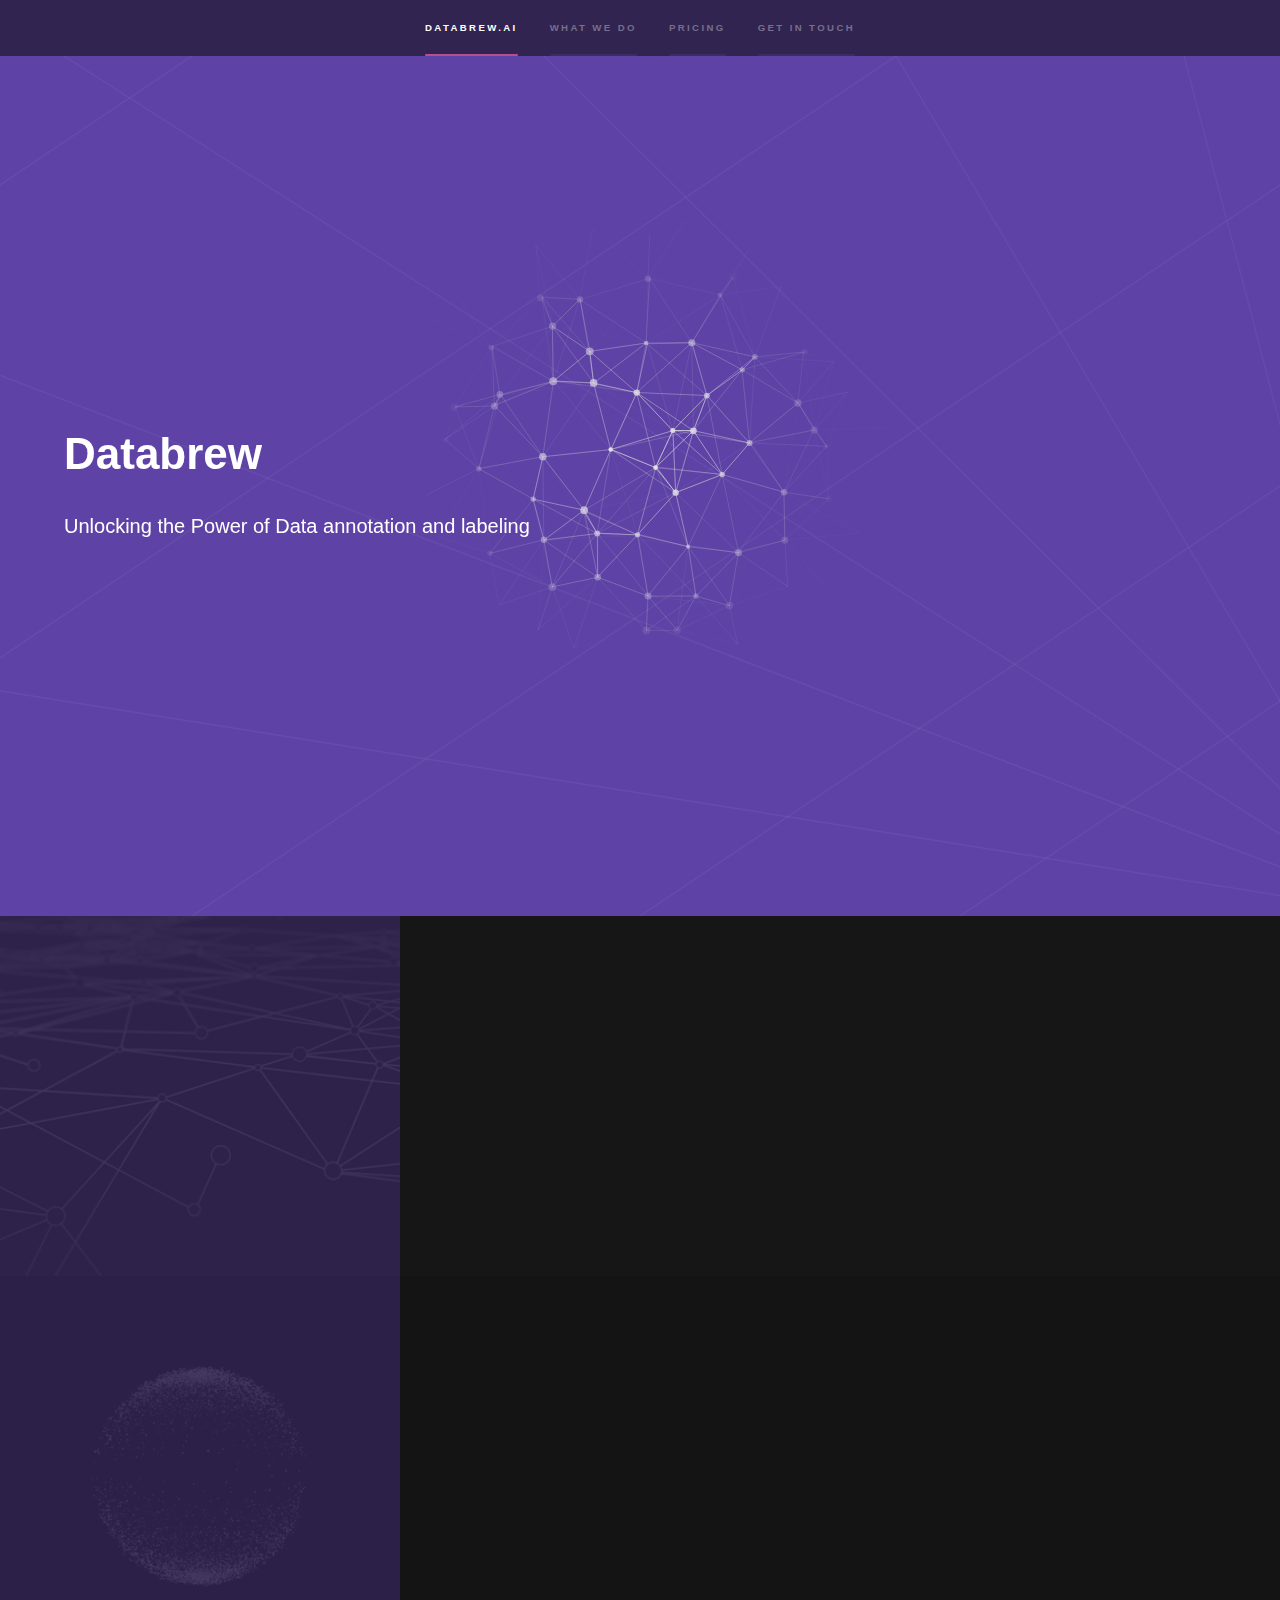
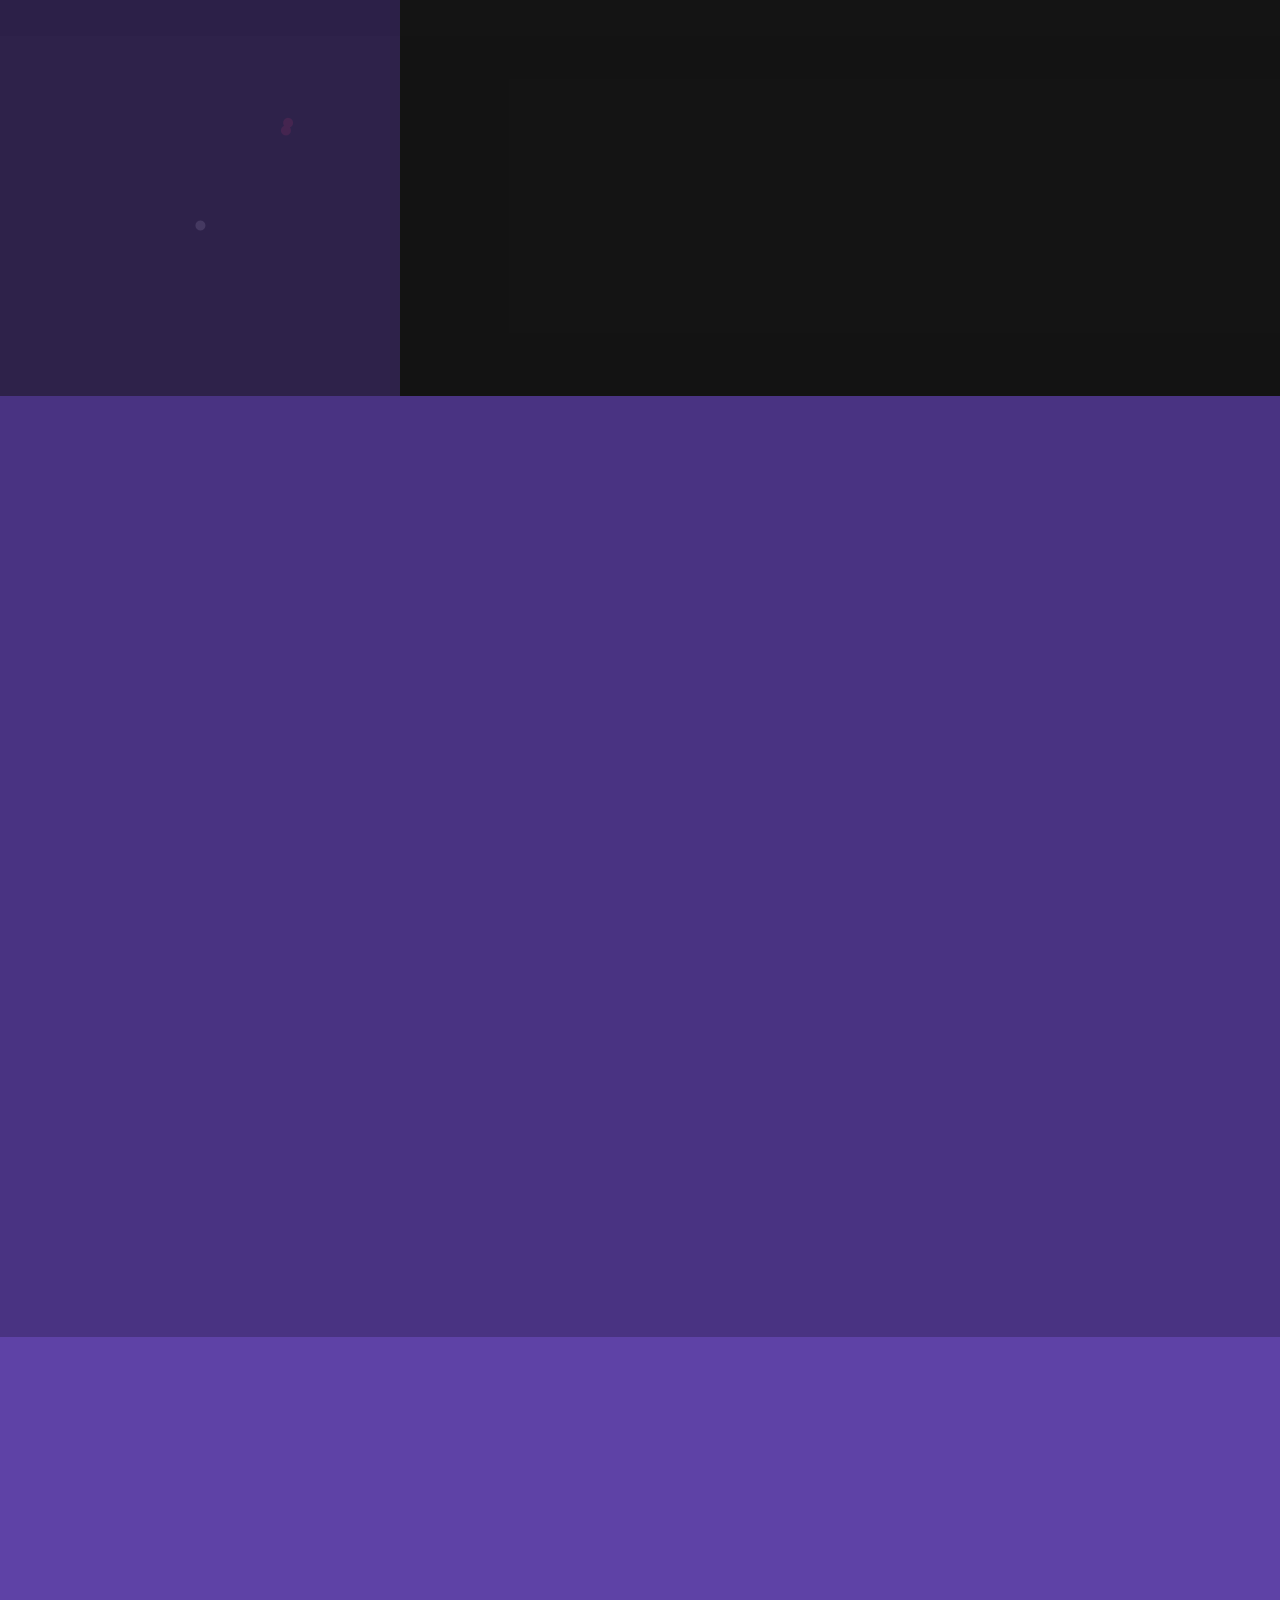
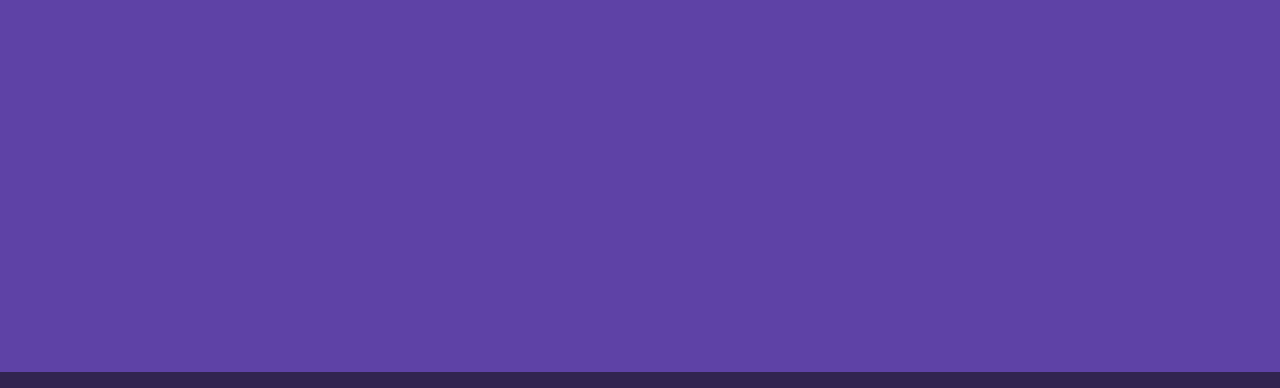
<file: index.html>
<!DOCTYPE html>
<html>
  <head>
    <title>Databrew.ai</title>
    <meta charset="utf-8" />
    <meta
      name="viewport"
      content="width=device-width, initial-scale=1, user-scalable=no"
    />
    <link rel="stylesheet" href="assets/css/main.css" />
    <noscript
      ><link rel="stylesheet" href="assets/css/noscript.css"
    /></noscript>
  </head>
  <body class="is-preload">
    <!-- Sidebar -->
    <section id="sidebar">
      <div class="inner">
        <nav>
          <ul>
            <li><a href="#intro">Databrew.ai</a></li>
            <li><a href="#one">What we do</a></li>
            <li><a href="#two">Pricing</a></li>
            <li><a href="#three">Get in touch</a></li>
          </ul>
        </nav>
      </div>
    </section>

    <!-- Wrapper -->
    <div id="wrapper">
      <!-- Intro -->
      <section id="intro" class="wrapper style1 fullscreen fade-up">
        <div
          style="position: fixed; top: 0; left: 0; width: 100vw; height: 100vh"
        >
          <canvas
            style="position: relative; top: 0; width: 100%; height: 100%"
            class="canvas"
          ></canvas>
        </div>
        <div style="pointer-events: none" class="inner">
          <h1>Databrew</h1>
          <p style="color: white">
            Unlocking the Power of Data annotation and labeling
          </p>
          <!-- <ul class="actions">
            <li><a href="#one" class="button scrolly">Learn more</a></li>
          </ul> -->
        </div>
      </section>

      <!-- One -->
      <section id="one" class="wrapper style2 spotlights">
        <section>
          <a href="#" class="image"
            ><img src="images/pic02.gif" alt="" data-position="center center"
          /></a>
          <div class="content">
            <div class="inner">
              <h2>Automatic Labeling with Keywords Annotation</h2>
              <p>
                Upload data, build queries, and we will automatically label it
                with 100% accuracy
              </p>
              <ul class="actions">
                <li><a href="" class="button">Learn more</a></li>
              </ul>
            </div>
          </div>
        </section>
        <section>
          <a href="#" class="image"
            ><img src="images/pic01.gif" alt="" data-position="top center"
          /></a>
          <div class="content">
            <div class="inner">
              <h2>AI Labeling for Rapid Insights</h2>
              <p>
                Choose from a variety of pre-trained AI Models to generate
                labels for your data
              </p>
              <ul class="actions">
                <li><a href="" class="button">Learn more</a></li>
              </ul>
            </div>
          </div>
        </section>
        <section>
          <a href="#" class="image"
            ><img src="images/pic03.gif" alt="" data-position="25% 25%"
          /></a>
          <div class="content">
            <div class="inner">
              <h2>Future-Ready Custom AI</h2>
              <p>
                Train your own domain-specific models to create personalized
                labeling solutions
              </p>
              <ul class="actions">
                <li><a href="" class="button">Learn more</a></li>
              </ul>
            </div>
          </div>
        </section>
      </section>

      <!-- Two -->
      <section id="two" class="wrapper style3 fade-up">
        <div class="inner">
          <h2>Pricing</h2>
          <p>
            Phasellus convallis elit id ullamcorper pulvinar. Duis aliquam
            turpis mauris, eu ultricies erat malesuada quis. Aliquam dapibus,
            lacus eget hendrerit bibendum, urna est aliquam sem, sit amet
            imperdiet est velit quis lorem.
          </p>
          <div class="features">
            <section>
              <span class="icon solid major fa-code"></span>
              <h3>Lorem ipsum amet</h3>
              <p>
                Phasellus convallis elit id ullam corper amet et pulvinar. Duis
                aliquam turpis mauris, sed ultricies erat dapibus.
              </p>
            </section>
            <section>
              <span class="icon solid major fa-lock"></span>
              <h3>Aliquam sed nullam</h3>
              <p>
                Phasellus convallis elit id ullam corper amet et pulvinar. Duis
                aliquam turpis mauris, sed ultricies erat dapibus.
              </p>
            </section>
            <section>
              <span class="icon solid major fa-cog"></span>
              <h3>Sed erat ullam corper</h3>
              <p>
                Phasellus convallis elit id ullam corper amet et pulvinar. Duis
                aliquam turpis mauris, sed ultricies erat dapibus.
              </p>
            </section>
            <section>
              <span class="icon solid major fa-desktop"></span>
              <h3>Veroeros quis lorem</h3>
              <p>
                Phasellus convallis elit id ullam corper amet et pulvinar. Duis
                aliquam turpis mauris, sed ultricies erat dapibus.
              </p>
            </section>
            <section>
              <span class="icon solid major fa-link"></span>
              <h3>Urna quis bibendum</h3>
              <p>
                Phasellus convallis elit id ullam corper amet et pulvinar. Duis
                aliquam turpis mauris, sed ultricies erat dapibus.
              </p>
            </section>
            <section>
              <span class="icon major fa-gem"></span>
              <h3>Aliquam urna dapibus</h3>
              <p>
                Phasellus convallis elit id ullam corper amet et pulvinar. Duis
                aliquam turpis mauris, sed ultricies erat dapibus.
              </p>
            </section>
          </div>
          <ul class="actions">
            <li><a href="generic.html" class="button">Learn more</a></li>
          </ul>
        </div>
      </section>

      <!-- Three -->
      <section id="three" class="wrapper style1 fade-up">
        <div class="inner">
          <h2>Get in touch</h2>
          <p>
            We are looking forward to start a project with you!
          </p>
          <div class="split style1">
            <section>
              <form method="post" action="#">
                <div class="fields">
                  <div class="field half">
                    <label for="name">Name</label>
                    <input type="text" name="name" id="name" />
                  </div>
                  <div class="field half">
                    <label for="email">Email</label>
                    <input type="text" name="email" id="email" />
                  </div>
                  <div class="field">
                    <label for="message">Message</label>
                    <textarea name="message" id="message" rows="5"></textarea>
                  </div>
                </div>
                <ul class="actions">
                  <li><a href="" class="button submit">Send Message</a></li>
                </ul>
              </form>
            </section>
            <section>
              <ul class="contact">
                <li>
                  <h3>Address</h3>
                  <span
                    >12345 Somewhere Road<br />
                    Delhi<br />
                    India</span
                  >
                </li>
                <li>
                  <h3>Email</h3>
                  <a href="#">contact@databrew.ai</a>
                </li>
                <li>
                  <h3>Phone</h3>
                  <span>00 000 0000</span>
                </li>
                <li>
                  <h3>Social</h3>
                  <ul class="icons">
                    <li>
                      <a href="#" class="icon brands fa-twitter"
                        ><span class="label">Twitter</span></a
                      >
                    </li>
                    <li>
                      <a href="#" class="icon brands fa-facebook-f"
                        ><span class="label">Facebook</span></a
                      >
                    </li>
                    <li>
                      <a href="#" class="icon brands fa-github"
                        ><span class="label">GitHub</span></a
                      >
                    </li>
                    <li>
                      <a href="#" class="icon brands fa-instagram"
                        ><span class="label">Instagram</span></a
                      >
                    </li>
                    <li>
                      <a href="#" class="icon brands fa-linkedin-in"
                        ><span class="label">LinkedIn</span></a
                      >
                    </li>
                  </ul>
                </li>
              </ul>
            </section>
          </div>
        </div>
      </section>
    </div>

    <!-- Footer -->
    <!-- <footer id="footer" class="wrapper style1-alt">
      <div class="inner">
        <ul class="menu">
          <li>&copy; Untitled. All rights reserved.</li>
          <li>Design: <a href="http://html5up.net">HTML5 UP</a></li>
        </ul>
      </div>
    </footer> -->

    <!-- Scripts -->
    <script src="assets/js/jquery.min.js"></script>
    <script src="assets/js/jquery.scrollex.min.js"></script>
    <script src="assets/js/jquery.scrolly.min.js"></script>
    <script src="assets/js/browser.min.js"></script>
    <script src="assets/js/breakpoints.min.js"></script>
    <script src="assets/js/util.js"></script>
    <script src="assets/js/main.js"></script>
  </body>
</html>
</file>
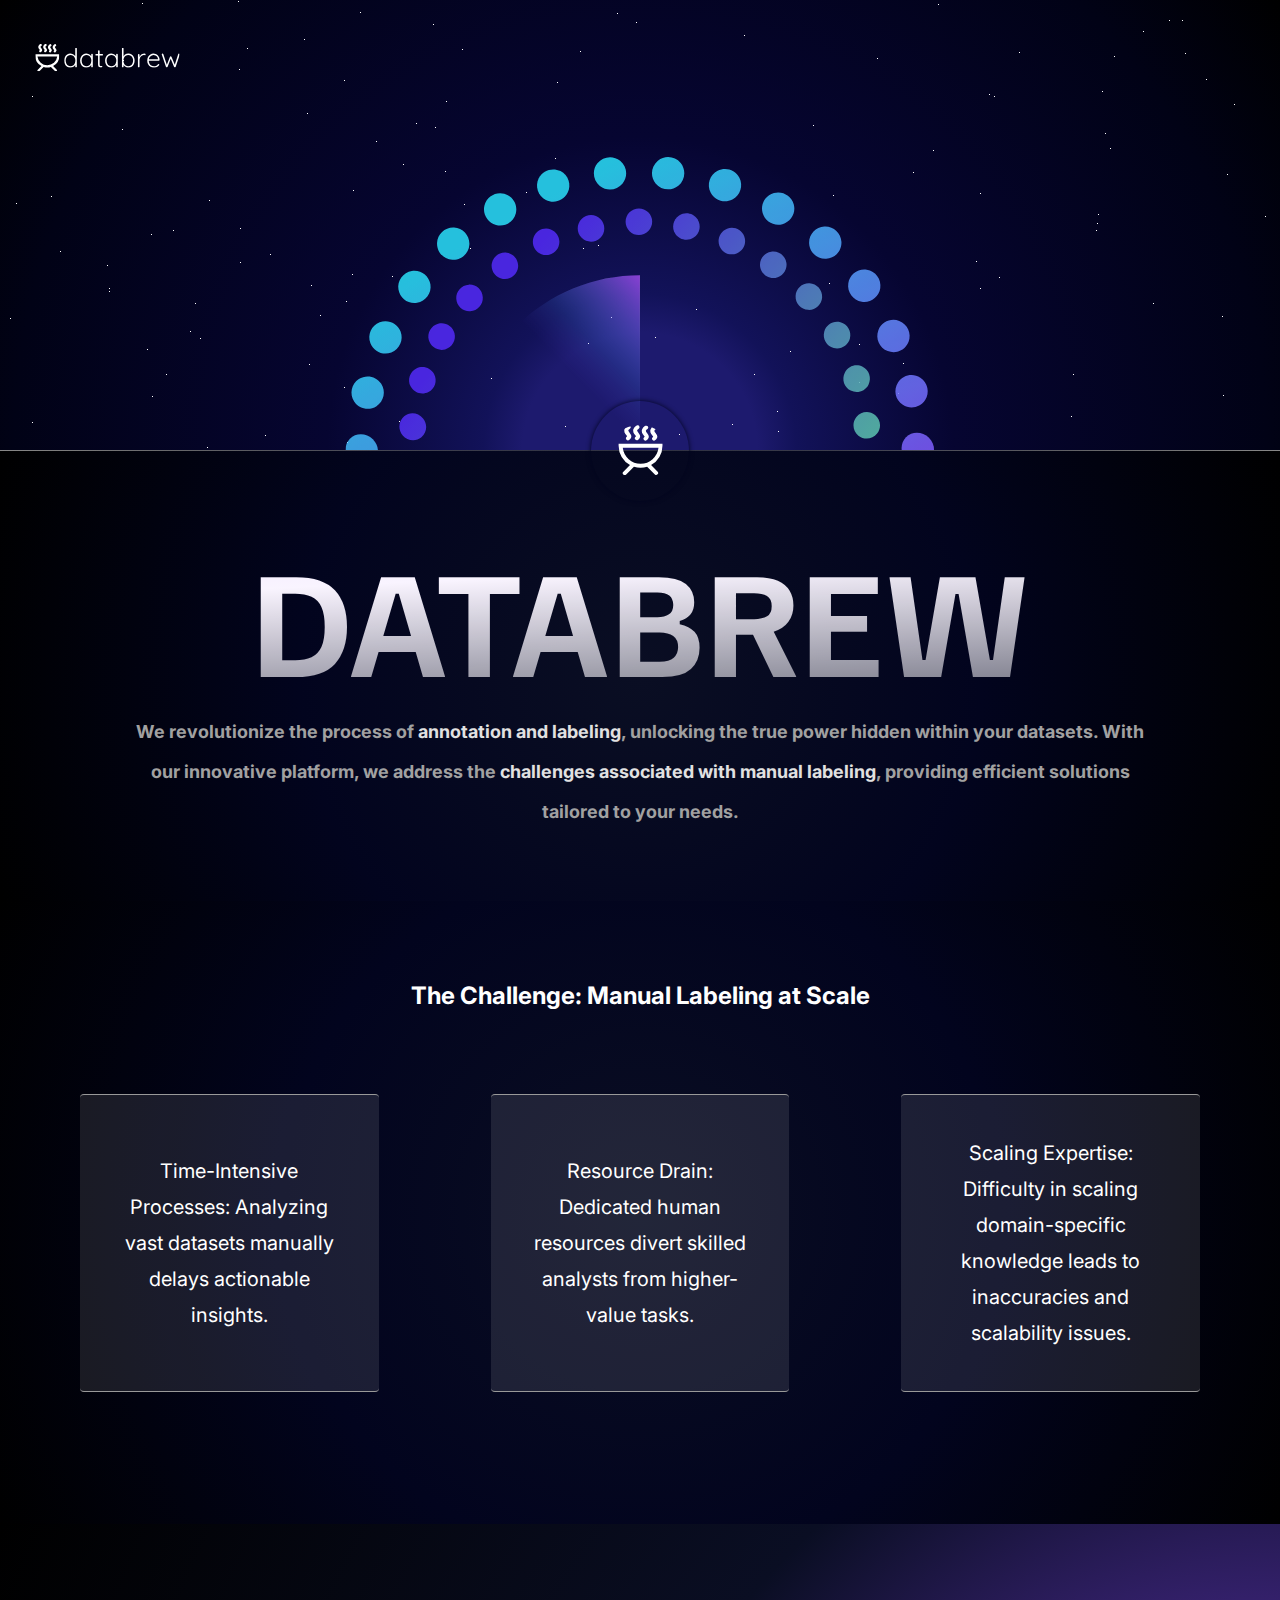
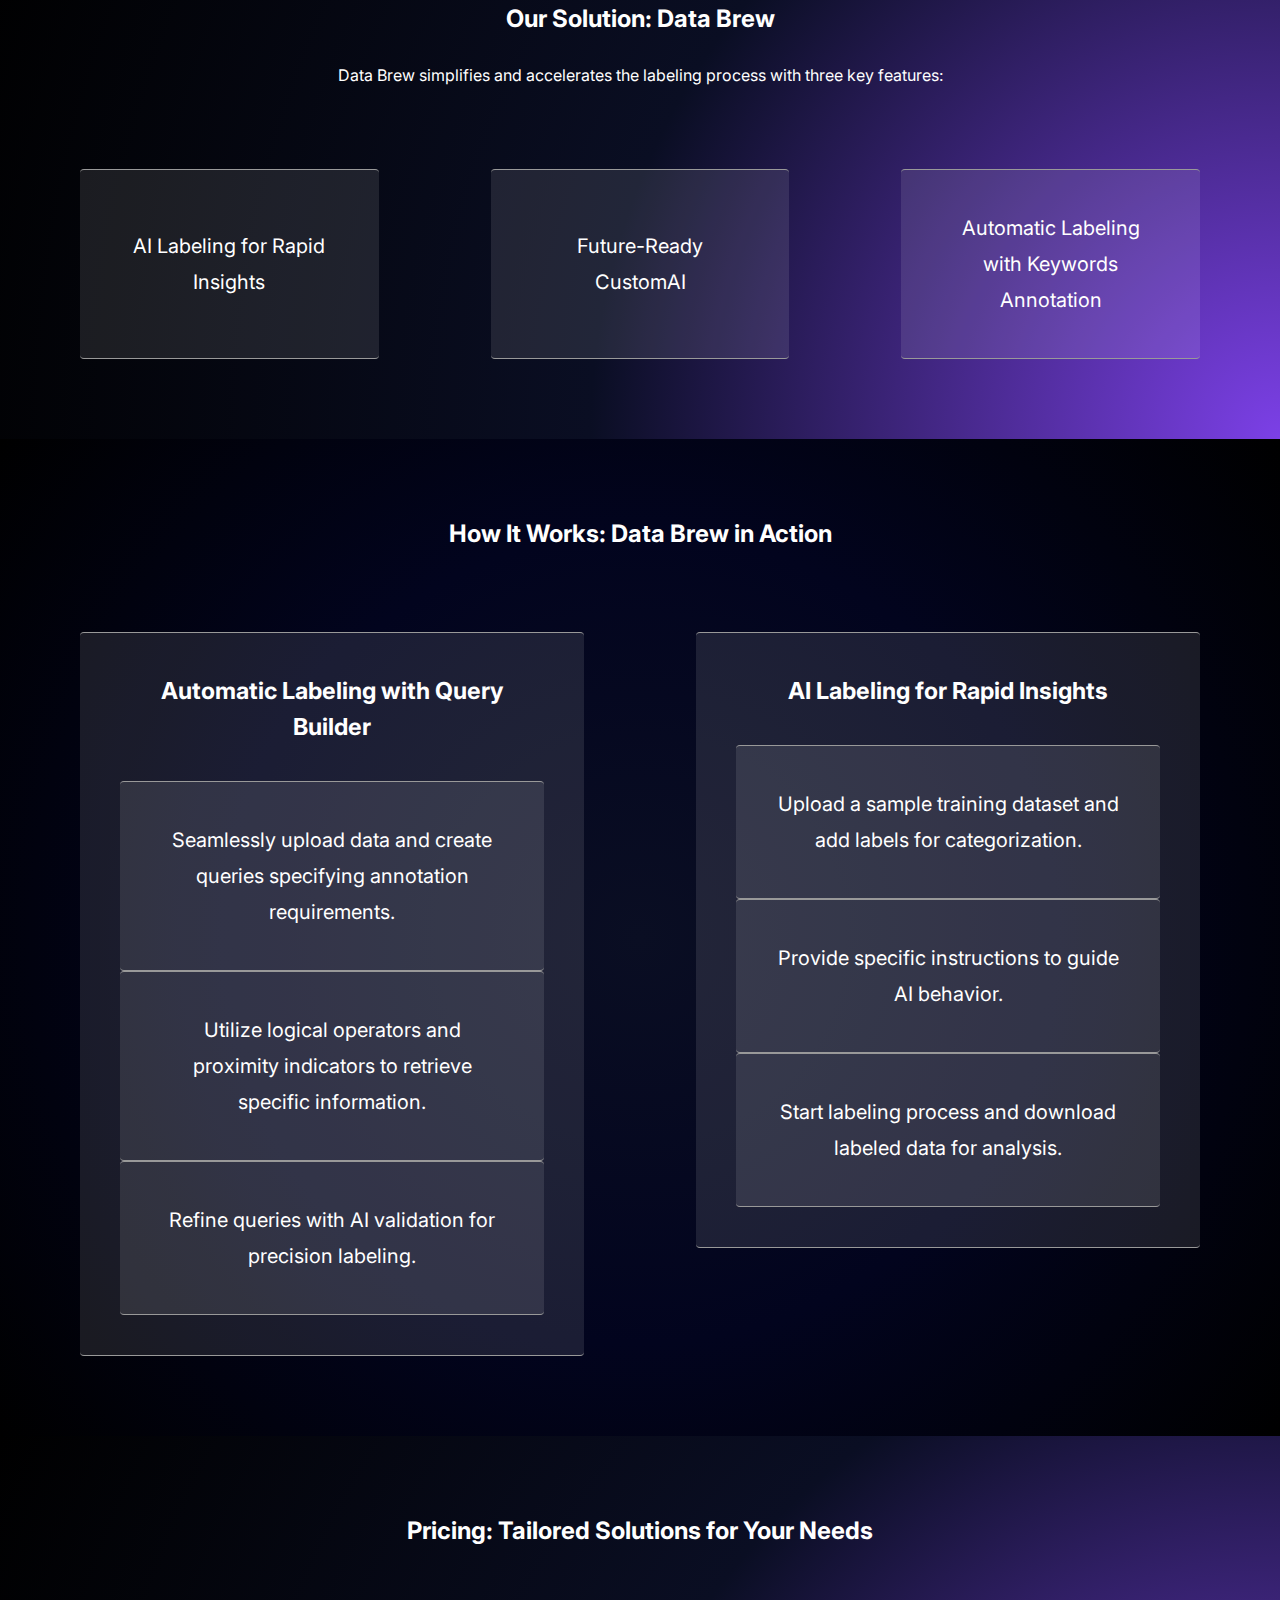
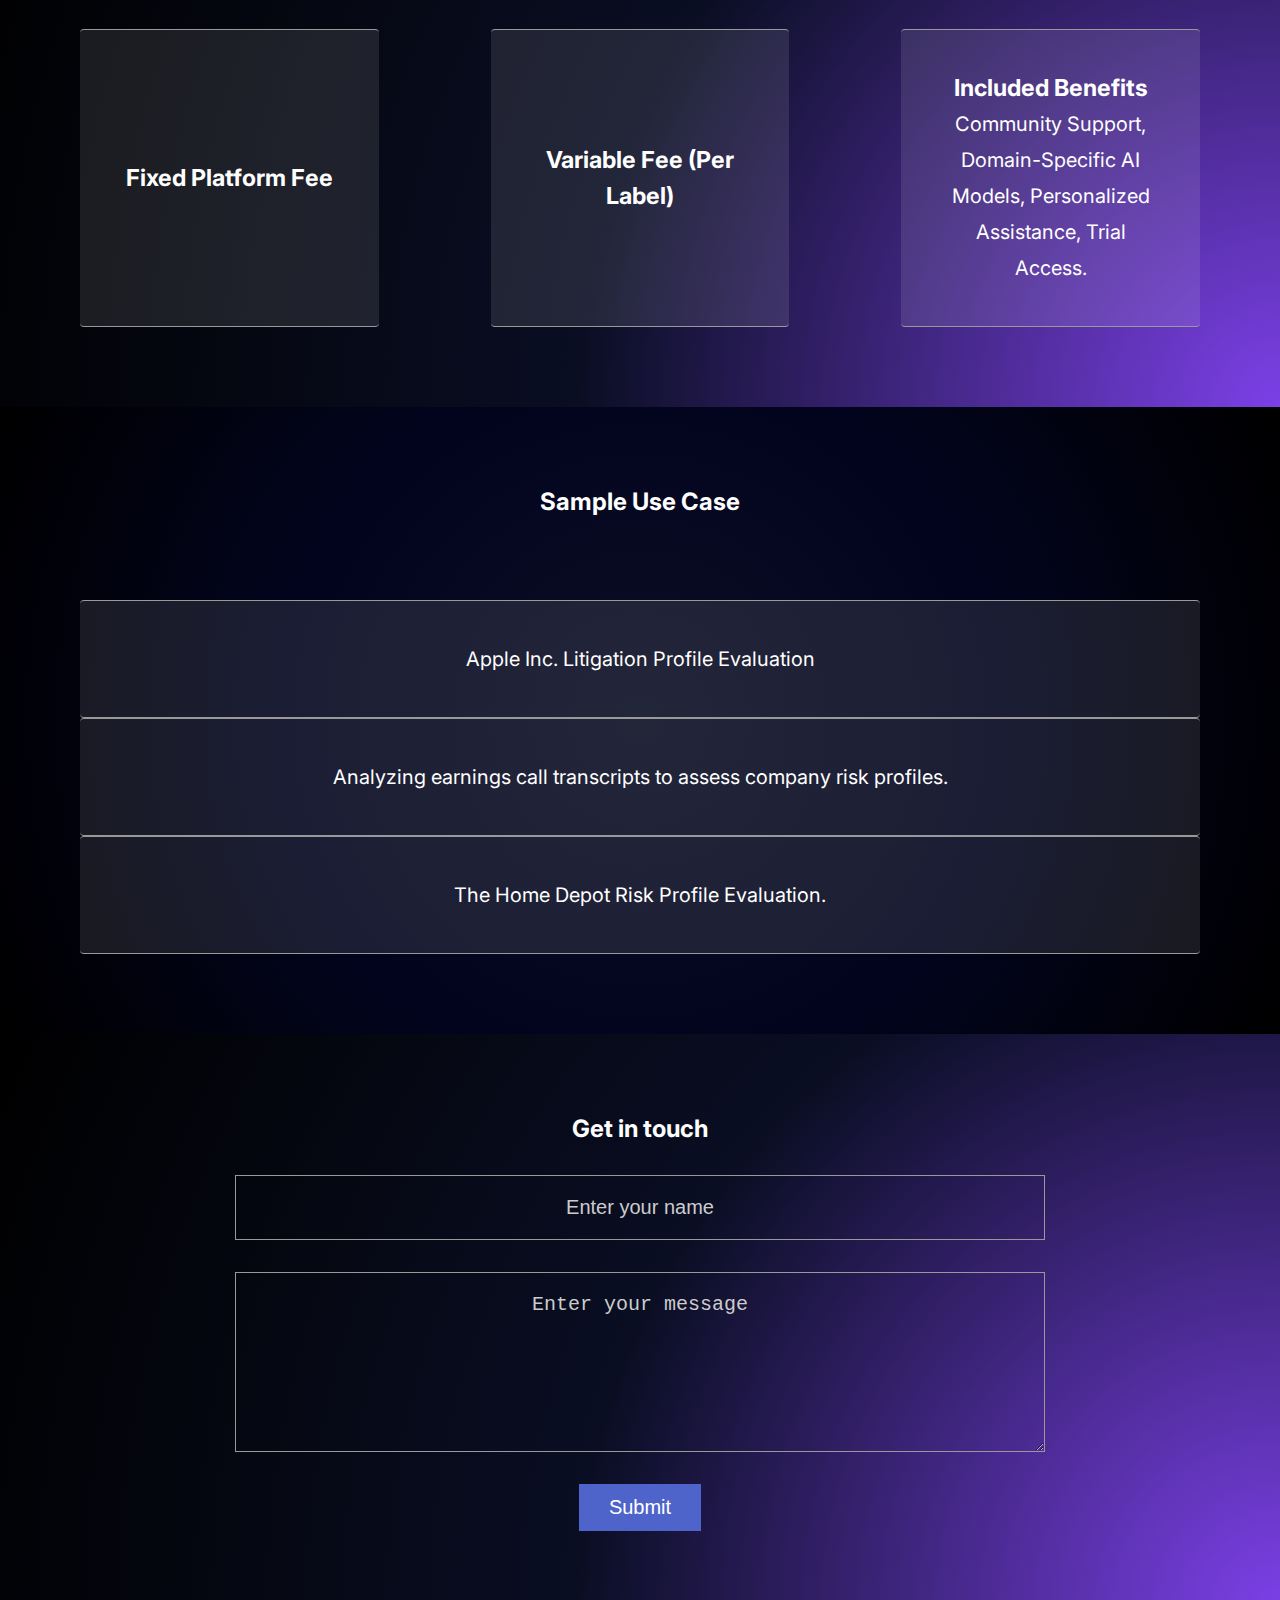
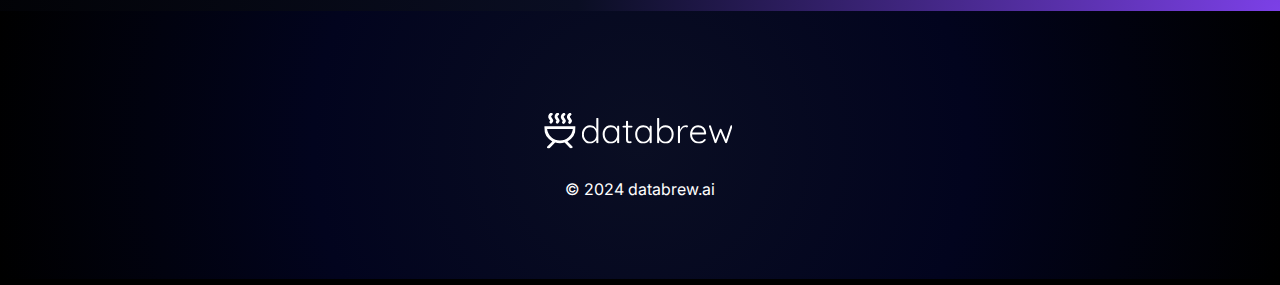
<file: new.html>
<!DOCTYPE html>
<html lang="en">
  <head>
    <meta charset="UTF-8" />
    <meta name="viewport" content="width=device-width, initial-scale=1.0" />
    <title>Databrew.ai | Data Annotation and Labeling</title>
    <link rel="preconnect" href="https://fonts.googleapis.com" />
    <link rel="preconnect" href="https://fonts.gstatic.com" crossorigin />
    <link
      href="https://fonts.googleapis.com/css2?family=Familjen+Grotesk&family=Inter:wght@300&display=swap"
      rel="stylesheet"
    />
    <style>
      * {
        padding: 0;
        margin: 0;
      }

      body {
        background: black;
        font-family: "Inter", sans-serif;
      }

      .landing-page {
        background-color: #000;
      }

      .first-half {
        position: relative;
        height: 50vh;
        overflow: hidden;
        background-image: radial-gradient(
          circle at bottom,
          #1d1a6e 15%,
          #121259 20%,
          #060531,
          60%,
          #010216 80%,
          black 100%
        );

        @media screen and (width < 768px) {
          height: 40vh;
        }

        #svg-logo {
          position: absolute;
          width: 12vw;
          z-index: 10;
          top: 18px;
          left: 32px;

          @media screen and (width < 768px) {
            left: 50%;
            transform: translate(-50%, 0);
            width: 40vw;
          }
        }

        #svg-radar {
          position: absolute;
          opacity: 0.75;
          top: 100%;
          left: 50%;
          transform: translate(-50%, -50%);

          @media screen and (width < 768px) {
            width: 55%;
          }
        }

        #svg-radar.rotate {
          animation: rotateRadar 10s linear infinite;
        }

        #svg-outer-circle {
          position: absolute;
          opacity: 0.85;
          top: 100%;
          left: 50%;
          transform: translate(-50%, -50%) rotate(0deg);
          @media screen and (width < 768px) {
            width: 95%;
          }
        }

        #svg-outer-circle.rotate-clockwise {
          animation: rotateOuterCircleClockwise 100s linear infinite; /* Adjust animation duration and timing function as needed */
        }

        #svg-inner-circle {
          position: absolute;
          opacity: 0.85;
          top: 100%;
          left: 50%;
          transform: translate(-50%, -50%) rotate(0deg); /* Initial rotation */
          @media screen and (width < 768px) {
            width: 75%;
          }
        }

        #svg-inner-circle.rotate-anticlockwise {
          animation: rotateInnerCircleAnticlockwise 100s linear infinite; /* Adjust animation duration and timing function as needed */
        }

        #stars {
          width: 1px;
          height: 1px;
          background: transparent;
          box-shadow: 360px 12px #fff, 470px 248px #fff, 856px 1776px #fff,
            1704px 16px #fff, 335px 1574px #fff, 133px 1467px #fff,
            1898px 282px #fff, 1407px 519px #fff, 567px 939px #fff,
            1110px 148px #fff, 492px 982px #fff, 277px 941px #fff,
            73px 1815px #fff, 1228px 961px #fff, 1242px 816px #fff,
            1261px 1284px #fff, 537px 1788px #fff, 294px 864px #fff,
            514px 1124px #fff, 1715px 813px #fff, 731px 456px #fff,
            1447px 155px #fff, 746px 1159px #fff, 657px 675px #fff,
            366px 1328px #fff, 1105px 133px #fff, 833px 195px #fff,
            202px 1857px #fff, 223px 1192px #fff, 994px 96px #fff,
            741px 822px #fff, 1661px 1258px #fff, 1070px 697px #fff,
            829px 1726px #fff, 1230px 614px #fff, 321px 1036px #fff,
            166px 374px #fff, 346px 832px #fff, 4px 1480px #fff,
            1493px 1971px #fff, 813px 125px #fff, 531px 1029px #fff,
            522px 1276px #fff, 1376px 799px #fff, 1411px 1974px #fff,
            1235px 685px #fff, 150px 1478px #fff, 686px 1930px #fff,
            829px 283px #fff, 619px 857px #fff, 137px 1542px #fff,
            363px 1090px #fff, 1627px 710px #fff, 1574px 1857px #fff,
            83px 694px #fff, 844px 887px #fff, 67px 1559px #fff,
            559px 1493px #fff, 1170px 1844px #fff, 1864px 51px #fff,
            43px 941px #fff, 1902px 71px #fff, 1027px 1590px #fff,
            1322px 696px #fff, 1234px 893px #fff, 777px 411px #fff,
            941px 504px #fff, 1149px 943px #fff, 675px 1106px #fff,
            548px 1365px #fff, 1025px 1145px #fff, 1832px 1473px #fff,
            511px 829px #fff, 1970px 183px #fff, 1414px 1994px #fff,
            91px 1439px #fff, 984px 822px #fff, 1227px 174px #fff,
            146px 549px #fff, 403px 164px #fff, 1166px 1057px #fff,
            173px 230px #fff, 1581px 72px #fff, 1665px 1219px #fff,
            687px 843px #fff, 874px 467px #fff, 311px 285px #fff,
            1347px 1601px #fff, 1645px 1221px #fff, 1374px 138px #fff,
            1535px 1365px #fff, 190px 331px #fff, 989px 94px #fff,
            903px 363px #fff, 976px 261px #fff, 897px 1362px #fff,
            663px 1856px #fff, 1325px 1022px #fff, 1470px 879px #fff,
            147px 1866px #fff, 580px 1199px #fff, 1191px 1234px #fff,
            48px 458px #fff, 151px 234px #fff, 1801px 1271px #fff,
            1478px 211px #fff, 931px 1444px #fff, 1882px 1390px #fff,
            1409px 129px #fff, 1747px 349px #fff, 1605px 1329px #fff,
            1676px 1181px #fff, 1185px 53px #fff, 123px 60px #fff,
            1071px 590px #fff, 846px 1226px #fff, 1845px 665px #fff,
            1703px 569px #fff, 1757px 33px #fff, 588px 343px #fff,
            840px 1379px #fff, 610px 724px #fff, 372px 487px #fff,
            898px 393px #fff, 311px 1634px #fff, 818px 1730px #fff,
            1277px 1817px #fff, 25px 1511px #fff, 1493px 1529px #fff,
            1445px 1466px #fff, 609px 947px #fff, 54px 843px #fff,
            1439px 1785px #fff, 1243px 1557px #fff, 617px 13px #fff,
            1041px 863px #fff, 1333px 603px #fff, 1208px 818px #fff,
            18px 1853px #fff, 811px 1925px #fff, 959px 951px #fff,
            1462px 1223px #fff, 207px 447px #fff, 10px 318px #fff,
            838px 1045px #fff, 470px 1087px #fff, 1917px 1137px #fff,
            1419px 1997px #fff, 228px 804px #fff, 1529px 1498px #fff,
            784px 1982px #fff, 395px 1261px #fff, 189px 1891px #fff,
            994px 877px #fff, 1599px 1199px #fff, 1087px 907px #fff,
            385px 561px #fff, 815px 1335px #fff, 1019px 52px #fff,
            362px 1227px #fff, 651px 499px #fff, 557px 82px #fff,
            1143px 31px #fff, 270px 254px #fff, 1035px 1908px #fff,
            253px 846px #fff, 795px 624px #fff, 787px 1895px #fff,
            1141px 1139px #fff, 1510px 1071px #fff, 1734px 1904px #fff,
            913px 172px #fff, 435px 127px #fff, 1504px 1966px #fff,
            64px 1525px #fff, 1236px 1720px #fff, 1478px 1073px #fff,
            1233px 518px #fff, 309px 1446px #fff, 738px 1812px #fff,
            1281px 465px #fff, 1817px 458px #fff, 59px 1156px #fff,
            627px 1493px #fff, 938px 4px #fff, 1222px 316px #fff,
            239px 69px #fff, 1408px 723px #fff, 1392px 1428px #fff,
            80px 714px #fff, 1211px 670px #fff, 523px 860px #fff,
            868px 1061px #fff, 1478px 1862px #fff, 1452px 405px #fff,
            1443px 513px #fff, 1759px 1390px #fff, 1102px 91px #fff,
            1416px 781px #fff, 1868px 713px #fff, 376px 141px #fff,
            1441px 144px #fff, 1068px 600px #fff, 791px 1360px #fff,
            598px 245px #fff, 851px 1581px #fff, 1331px 1055px #fff,
            1324px 657px #fff, 1934px 1183px #fff, 674px 542px #fff,
            1176px 1302px #fff, 433px 622px #fff, 1304px 759px #fff,
            1169px 20px #fff, 340px 594px #fff, 36px 680px #fff,
            222px 811px #fff, 1997px 1686px #fff, 1685px 1445px #fff,
            51px 196px #fff, 1848px 1772px #fff, 209px 200px #fff,
            333px 980px #fff, 804px 978px #fff, 1939px 112px #fff,
            608px 1436px #fff, 142px 3px #fff, 1830px 1169px #fff,
            1969px 347px #fff, 1975px 1404px #fff, 1357px 611px #fff,
            1863px 1250px #fff, 1161px 832px #fff, 121px 514px #fff,
            583px 248px #fff, 655px 1411px #fff, 456px 1770px #fff,
            1984px 586px #fff, 1028px 566px #fff, 1899px 640px #fff,
            3px 987px #fff, 1393px 1545px #fff, 1903px 1336px #fff,
            1867px 527px #fff, 796px 806px #fff, 1765px 516px #fff,
            570px 1101px #fff, 428px 1995px #fff, 600px 1319px #fff,
            1292px 365px #fff, 1898px 300px #fff, 1048px 613px #fff,
            1266px 1369px #fff, 999px 277px #fff, 980px 288px #fff,
            969px 1211px #fff, 34px 614px #fff, 323px 1563px #fff,
            1601px 468px #fff, 1334px 1086px #fff, 1844px 1129px #fff,
            1759px 177px #fff, 979px 1366px #fff, 1190px 1939px #fff,
            1022px 900px #fff, 1625px 53px #fff, 200px 338px #fff,
            166px 1387px #fff, 1713px 759px #fff, 1736px 100px #fff,
            671px 627px #fff, 1434px 1420px #fff, 1412px 1947px #fff,
            737px 1730px #fff, 1223px 395px #fff, 533px 1627px #fff,
            830px 1049px #fff, 1395px 1185px #fff, 877px 58px #fff,
            1718px 1256px #fff, 1082px 1823px #fff, 1097px 223px #fff,
            44px 525px #fff, 1824px 1236px #fff, 1717px 247px #fff,
            55px 1073px #fff, 109px 291px #fff, 180px 858px #fff,
            1098px 214px #fff, 1652px 688px #fff, 338px 493px #fff,
            696px 309px #fff, 1360px 1991px #fff, 1397px 428px #fff,
            1255px 754px #fff, 1269px 591px #fff, 240px 262px #fff,
            626px 1138px #fff, 695px 1609px #fff, 1040px 1530px #fff,
            744px 35px #fff, 750px 969px #fff, 1704px 374px #fff,
            1433px 1822px #fff, 523px 543px #fff, 240px 228px #fff,
            370px 1242px #fff, 498px 1881px #fff, 195px 1678px #fff,
            843px 957px #fff, 977px 983px #fff, 1206px 79px #fff,
            1435px 1540px #fff, 1981px 617px #fff, 352px 274px #fff,
            1338px 1130px #fff, 892px 1401px #fff, 1621px 105px #fff,
            1934px 1729px #fff, 186px 1263px #fff, 778px 431px #fff,
            307px 113px #fff, 149px 928px #fff, 1020px 556px #fff,
            1935px 1543px #fff, 1777px 1642px #fff, 1228px 1939px #fff,
            950px 1705px #fff, 1665px 1808px #fff, 1136px 1752px #fff,
            1272px 600px #fff, 1727px 649px #fff, 617px 1752px #fff,
            1951px 1640px #fff, 286px 1305px #fff, 848px 543px #fff,
            363px 1172px #fff, 1498px 1008px #fff, 613px 1891px #fff,
            245px 1166px #fff, 1409px 1528px #fff, 1665px 693px #fff,
            347px 442px #fff, 88px 648px #fff, 1872px 1301px #fff,
            1071px 1530px #fff, 1164px 591px #fff, 1697px 1218px #fff,
            246px 1805px #fff, 10px 1091px #fff, 655px 337px #fff,
            659px 1064px #fff, 346px 301px #fff, 433px 24px #fff,
            122px 129px #fff, 1004px 718px #fff, 859px 382px #fff,
            1075px 1635px #fff, 265px 435px #fff, 1534px 1065px #fff,
            1945px 435px #fff, 399px 421px #fff, 1653px 229px #fff,
            1333px 400px #fff, 933px 150px #fff, 1649px 416px #fff,
            899px 689px #fff, 1950px 808px #fff, 1936px 1259px #fff,
            1921px 1250px #fff, 1388px 1914px #fff, 1475px 441px #fff,
            306px 1423px #fff, 1848px 1367px #fff, 338px 1944px #fff,
            611px 317px #fff, 1814px 9px #fff, 504px 666px #fff,
            1808px 364px #fff, 1048px 1795px #fff, 470px 1075px #fff,
            631px 723px #fff, 660px 1108px #fff, 1119px 1358px #fff,
            32px 96px #fff, 297px 797px #fff, 1030px 1105px #fff,
            203px 1031px #fff, 168px 1523px #fff, 1722px 792px #fff,
            1948px 1655px #fff, 395px 1722px #fff, 1482px 658px #fff,
            1820px 424px #fff, 462px 49px #fff, 435px 947px #fff,
            1603px 322px #fff, 1061px 1698px #fff, 1286px 354px #fff,
            1887px 590px #fff, 147px 349px #fff, 1897px 1642px #fff,
            491px 378px #fff, 822px 972px #fff, 1983px 85px #fff,
            1696px 1762px #fff, 1651px 439px #fff, 1288px 1051px #fff,
            1786px 1681px #fff, 875px 565px #fff, 1059px 1321px #fff,
            1562px 82px #fff, 1377px 411px #fff, 162px 569px #fff,
            1073px 374px #fff, 1946px 385px #fff, 466px 1934px #fff,
            1250px 1150px #fff, 1828px 1594px #fff, 494px 1947px #fff,
            1881px 18px #fff, 810px 1067px #fff, 943px 1240px #fff,
            1584px 1243px #fff, 1244px 1442px #fff, 238px 1px #fff,
            1551px 296px #fff, 739px 679px #fff, 1482px 1235px #fff,
            1713px 815px #fff, 1693px 907px #fff, 1885px 758px #fff,
            1354px 176px #fff, 876px 1348px #fff, 282px 1508px #fff,
            1082px 999px #fff, 32px 422px #fff, 1153px 1671px #fff,
            86px 1595px #fff, 1114px 56px #fff, 320px 315px #fff,
            1716px 1685px #fff, 1314px 1195px #fff, 210px 1676px #fff,
            1867px 1510px #fff, 564px 1920px #fff, 1607px 1832px #fff,
            562px 654px #fff, 673px 1562px #fff, 1837px 961px #fff,
            1002px 1365px #fff, 309px 364px #fff, 477px 1497px #fff,
            1276px 513px #fff, 344px 80px #fff, 344px 387px #fff,
            742px 1326px #fff, 1799px 1655px #fff, 1526px 120px #fff,
            1928px 624px #fff, 346px 1172px #fff, 242px 1851px #fff,
            580px 51px #fff, 473px 1578px #fff, 851px 1518px #fff,
            1780px 1138px #fff, 1661px 1979px #fff, 1876px 1585px #fff,
            1022px 1446px #fff, 1625px 1184px #fff, 1304px 675px #fff,
            1700px 307px #fff, 1678px 1199px #fff, 446px 101px #fff,
            813px 1657px #fff, 1992px 756px #fff, 829px 1686px #fff,
            492px 1121px #fff, 1979px 1788px #fff, 1502px 1544px #fff,
            1996px 852px #fff, 368px 1529px #fff, 584px 1762px #fff,
            1535px 645px #fff, 486px 1502px #fff, 1197px 558px #fff,
            1551px 695px #fff, 1903px 1812px #fff, 487px 621px #fff,
            1585px 135px #fff, 1701px 838px #fff, 852px 959px #fff,
            331px 1960px #fff, 888px 953px #fff, 1205px 1935px #fff,
            420px 609px #fff, 468px 1059px #fff, 1816px 1201px #fff,
            1511px 1569px #fff, 247px 48px #fff, 699px 1983px #fff,
            526px 192px #fff, 1790px 650px #fff, 993px 1515px #fff,
            784px 1527px #fff, 584px 1159px #fff, 1577px 453px #fff,
            1314px 1480px #fff, 585px 492px #fff, 823px 1393px #fff,
            1268px 592px #fff, 1096px 230px #fff, 1174px 898px #fff,
            1976px 1069px #fff, 565px 426px #fff, 269px 518px #fff,
            715px 967px #fff, 1647px 332px #fff, 316px 1734px #fff,
            332px 1259px #fff, 862px 1396px #fff, 126px 1294px #fff,
            660px 1015px #fff, 736px 972px #fff, 1500px 1786px #fff,
            1143px 1513px #fff, 679px 1106px #fff, 859px 344px #fff,
            924px 690px #fff, 1306px 494px #fff, 1594px 517px #fff,
            416px 123px #fff, 152px 396px #fff, 1553px 561px #fff,
            1375px 108px #fff, 1289px 547px #fff, 1210px 1780px #fff,
            1405px 1839px #fff, 1365px 1429px #fff, 808px 538px #fff,
            1835px 568px #fff, 599px 1211px #fff, 1307px 277px #fff,
            370px 1112px #fff, 1909px 257px #fff, 1195px 1092px #fff,
            615px 509px #fff, 1565px 540px #fff, 679px 434px #fff,
            1657px 712px #fff, 636px 22px #fff, 127px 997px #fff,
            99px 460px #fff, 269px 1470px #fff, 1629px 775px #fff,
            60px 251px #fff, 393px 1763px #fff, 570px 1166px #fff,
            1787px 1843px #fff, 567px 1528px #fff, 1611px 1297px #fff,
            1191px 830px #fff, 1641px 752px #fff, 195px 303px #fff,
            1320px 714px #fff, 661px 455px #fff, 1356px 1353px #fff,
            1896px 1141px #fff, 1205px 1716px #fff, 1500px 1937px #fff,
            304px 39px #fff, 62px 717px #fff, 721px 1096px #fff,
            445px 171px #fff, 358px 569px #fff, 1801px 1418px #fff,
            406px 1999px #fff, 950px 1095px #fff, 1350px 1635px #fff,
            972px 1527px #fff, 416px 964px #fff, 980px 193px #fff,
            1025px 851px #fff, 871px 893px #fff, 1366px 446px #fff,
            338px 680px #fff, 1142px 1752px #fff, 1850px 599px #fff,
            1287px 1620px #fff, 790px 351px #fff, 48px 1593px #fff,
            573px 1034px #fff, 595px 826px #fff, 759px 955px #fff,
            1308px 1684px #fff, 1317px 1184px #fff, 216px 801px #fff,
            1416px 1232px #fff, 1265px 216px #fff, 1471px 1341px #fff,
            140px 1502px #fff, 1964px 15px #fff, 1307px 1266px #fff,
            1104px 697px #fff, 1628px 1860px #fff, 533px 1546px #fff,
            1080px 1735px #fff, 471px 1195px #fff, 1399px 339px #fff,
            52px 1291px #fff, 1052px 1272px #fff, 481px 1091px #fff,
            1697px 1769px #fff, 1441px 326px #fff, 1480px 596px #fff,
            242px 1150px #fff, 382px 1085px #fff, 807px 1163px #fff,
            1182px 20px #fff, 16px 203px #fff, 1983px 1242px #fff,
            1599px 771px #fff, 1896px 862px #fff, 13px 1876px #fff,
            1372px 1281px #fff, 732px 424px #fff, 1408px 1270px #fff,
            1591px 627px #fff, 1309px 1697px #fff, 1242px 1674px #fff,
            952px 1334px #fff, 1937px 1096px #fff, 214px 577px #fff,
            1568px 564px #fff, 1550px 3px #fff, 1882px 1579px #fff,
            698px 1383px #fff, 510px 1078px #fff, 1153px 303px #fff,
            1595px 588px #fff, 269px 1569px #fff, 728px 846px #fff,
            863px 802px #fff, 1234px 104px #fff, 442px 1105px #fff,
            392px 276px #fff, 109px 288px #fff, 900px 1528px #fff,
            908px 1823px #fff, 600px 1164px #fff, 1585px 1320px #fff,
            1071px 416px #fff, 563px 1525px #fff, 777px 859px #fff,
            1039px 1298px #fff, 1796px 1978px #fff, 1010px 1689px #fff,
            791px 990px #fff, 1531px 1901px #fff, 1529px 385px #fff,
            1671px 1873px #fff, 1417px 1832px #fff, 1372px 200px #fff,
            559px 1341px #fff, 303px 779px #fff, 1652px 227px #fff,
            614px 1781px #fff, 1589px 1004px #fff, 1735px 830px #fff,
            444px 634px #fff, 1839px 1550px #fff, 1043px 1064px #fff,
            754px 374px #fff, 836px 1662px #fff, 271px 1787px #fff,
            46px 1163px #fff, 464px 204px #fff, 1993px 411px #fff,
            79px 1284px #fff, 353px 190px #fff, 1186px 1664px #fff,
            712px 838px #fff, 107px 265px #fff, 657px 593px #fff,
            266px 1326px #fff, 742px 1774px #fff, 1164px 808px #fff,
            555px 158px #fff, 834px 595px #fff, 1835px 1808px #fff,
            1945px 1745px #fff, 1674px 689px #fff, 1711px 352px #fff,
            1218px 1704px #fff, 772px 1780px #fff, 629px 805px #fff,
            1329px 983px #fff, 1468px 233px #fff, 1589px 1326px #fff,
            1900px 1733px #fff;
          animation: animStar 100s linear infinite;
        }
        #stars:after {
          content: " ";
          position: absolute;
          top: 2000px;
          width: 1px;
          height: 1px;
          background: transparent;
          box-shadow: 360px 12px #fff, 470px 248px #fff, 856px 1776px #fff,
            1704px 16px #fff, 335px 1574px #fff, 133px 1467px #fff,
            1898px 282px #fff, 1407px 519px #fff, 567px 939px #fff,
            1110px 148px #fff, 492px 982px #fff, 277px 941px #fff,
            73px 1815px #fff, 1228px 961px #fff, 1242px 816px #fff,
            1261px 1284px #fff, 537px 1788px #fff, 294px 864px #fff,
            514px 1124px #fff, 1715px 813px #fff, 731px 456px #fff,
            1447px 155px #fff, 746px 1159px #fff, 657px 675px #fff,
            366px 1328px #fff, 1105px 133px #fff, 833px 195px #fff,
            202px 1857px #fff, 223px 1192px #fff, 994px 96px #fff,
            741px 822px #fff, 1661px 1258px #fff, 1070px 697px #fff,
            829px 1726px #fff, 1230px 614px #fff, 321px 1036px #fff,
            166px 374px #fff, 346px 832px #fff, 4px 1480px #fff,
            1493px 1971px #fff, 813px 125px #fff, 531px 1029px #fff,
            522px 1276px #fff, 1376px 799px #fff, 1411px 1974px #fff,
            1235px 685px #fff, 150px 1478px #fff, 686px 1930px #fff,
            829px 283px #fff, 619px 857px #fff, 137px 1542px #fff,
            363px 1090px #fff, 1627px 710px #fff, 1574px 1857px #fff,
            83px 694px #fff, 844px 887px #fff, 67px 1559px #fff,
            559px 1493px #fff, 1170px 1844px #fff, 1864px 51px #fff,
            43px 941px #fff, 1902px 71px #fff, 1027px 1590px #fff,
            1322px 696px #fff, 1234px 893px #fff, 777px 411px #fff,
            941px 504px #fff, 1149px 943px #fff, 675px 1106px #fff,
            548px 1365px #fff, 1025px 1145px #fff, 1832px 1473px #fff,
            511px 829px #fff, 1970px 183px #fff, 1414px 1994px #fff,
            91px 1439px #fff, 984px 822px #fff, 1227px 174px #fff,
            146px 549px #fff, 403px 164px #fff, 1166px 1057px #fff,
            173px 230px #fff, 1581px 72px #fff, 1665px 1219px #fff,
            687px 843px #fff, 874px 467px #fff, 311px 285px #fff,
            1347px 1601px #fff, 1645px 1221px #fff, 1374px 138px #fff,
            1535px 1365px #fff, 190px 331px #fff, 989px 94px #fff,
            903px 363px #fff, 976px 261px #fff, 897px 1362px #fff,
            663px 1856px #fff, 1325px 1022px #fff, 1470px 879px #fff,
            147px 1866px #fff, 580px 1199px #fff, 1191px 1234px #fff,
            48px 458px #fff, 151px 234px #fff, 1801px 1271px #fff,
            1478px 211px #fff, 931px 1444px #fff, 1882px 1390px #fff,
            1409px 129px #fff, 1747px 349px #fff, 1605px 1329px #fff,
            1676px 1181px #fff, 1185px 53px #fff, 123px 60px #fff,
            1071px 590px #fff, 846px 1226px #fff, 1845px 665px #fff,
            1703px 569px #fff, 1757px 33px #fff, 588px 343px #fff,
            840px 1379px #fff, 610px 724px #fff, 372px 487px #fff,
            898px 393px #fff, 311px 1634px #fff, 818px 1730px #fff,
            1277px 1817px #fff, 25px 1511px #fff, 1493px 1529px #fff,
            1445px 1466px #fff, 609px 947px #fff, 54px 843px #fff,
            1439px 1785px #fff, 1243px 1557px #fff, 617px 13px #fff,
            1041px 863px #fff, 1333px 603px #fff, 1208px 818px #fff,
            18px 1853px #fff, 811px 1925px #fff, 959px 951px #fff,
            1462px 1223px #fff, 207px 447px #fff, 10px 318px #fff,
            838px 1045px #fff, 470px 1087px #fff, 1917px 1137px #fff,
            1419px 1997px #fff, 228px 804px #fff, 1529px 1498px #fff,
            784px 1982px #fff, 395px 1261px #fff, 189px 1891px #fff,
            994px 877px #fff, 1599px 1199px #fff, 1087px 907px #fff,
            385px 561px #fff, 815px 1335px #fff, 1019px 52px #fff,
            362px 1227px #fff, 651px 499px #fff, 557px 82px #fff,
            1143px 31px #fff, 270px 254px #fff, 1035px 1908px #fff,
            253px 846px #fff, 795px 624px #fff, 787px 1895px #fff,
            1141px 1139px #fff, 1510px 1071px #fff, 1734px 1904px #fff,
            913px 172px #fff, 435px 127px #fff, 1504px 1966px #fff,
            64px 1525px #fff, 1236px 1720px #fff, 1478px 1073px #fff,
            1233px 518px #fff, 309px 1446px #fff, 738px 1812px #fff,
            1281px 465px #fff, 1817px 458px #fff, 59px 1156px #fff,
            627px 1493px #fff, 938px 4px #fff, 1222px 316px #fff,
            239px 69px #fff, 1408px 723px #fff, 1392px 1428px #fff,
            80px 714px #fff, 1211px 670px #fff, 523px 860px #fff,
            868px 1061px #fff, 1478px 1862px #fff, 1452px 405px #fff,
            1443px 513px #fff, 1759px 1390px #fff, 1102px 91px #fff,
            1416px 781px #fff, 1868px 713px #fff, 376px 141px #fff,
            1441px 144px #fff, 1068px 600px #fff, 791px 1360px #fff,
            598px 245px #fff, 851px 1581px #fff, 1331px 1055px #fff,
            1324px 657px #fff, 1934px 1183px #fff, 674px 542px #fff,
            1176px 1302px #fff, 433px 622px #fff, 1304px 759px #fff,
            1169px 20px #fff, 340px 594px #fff, 36px 680px #fff,
            222px 811px #fff, 1997px 1686px #fff, 1685px 1445px #fff,
            51px 196px #fff, 1848px 1772px #fff, 209px 200px #fff,
            333px 980px #fff, 804px 978px #fff, 1939px 112px #fff,
            608px 1436px #fff, 142px 3px #fff, 1830px 1169px #fff,
            1969px 347px #fff, 1975px 1404px #fff, 1357px 611px #fff,
            1863px 1250px #fff, 1161px 832px #fff, 121px 514px #fff,
            583px 248px #fff, 655px 1411px #fff, 456px 1770px #fff,
            1984px 586px #fff, 1028px 566px #fff, 1899px 640px #fff,
            3px 987px #fff, 1393px 1545px #fff, 1903px 1336px #fff,
            1867px 527px #fff, 796px 806px #fff, 1765px 516px #fff,
            570px 1101px #fff, 428px 1995px #fff, 600px 1319px #fff,
            1292px 365px #fff, 1898px 300px #fff, 1048px 613px #fff,
            1266px 1369px #fff, 999px 277px #fff, 980px 288px #fff,
            969px 1211px #fff, 34px 614px #fff, 323px 1563px #fff,
            1601px 468px #fff, 1334px 1086px #fff, 1844px 1129px #fff,
            1759px 177px #fff, 979px 1366px #fff, 1190px 1939px #fff,
            1022px 900px #fff, 1625px 53px #fff, 200px 338px #fff,
            166px 1387px #fff, 1713px 759px #fff, 1736px 100px #fff,
            671px 627px #fff, 1434px 1420px #fff, 1412px 1947px #fff,
            737px 1730px #fff, 1223px 395px #fff, 533px 1627px #fff,
            830px 1049px #fff, 1395px 1185px #fff, 877px 58px #fff,
            1718px 1256px #fff, 1082px 1823px #fff, 1097px 223px #fff,
            44px 525px #fff, 1824px 1236px #fff, 1717px 247px #fff,
            55px 1073px #fff, 109px 291px #fff, 180px 858px #fff,
            1098px 214px #fff, 1652px 688px #fff, 338px 493px #fff,
            696px 309px #fff, 1360px 1991px #fff, 1397px 428px #fff,
            1255px 754px #fff, 1269px 591px #fff, 240px 262px #fff,
            626px 1138px #fff, 695px 1609px #fff, 1040px 1530px #fff,
            744px 35px #fff, 750px 969px #fff, 1704px 374px #fff,
            1433px 1822px #fff, 523px 543px #fff, 240px 228px #fff,
            370px 1242px #fff, 498px 1881px #fff, 195px 1678px #fff,
            843px 957px #fff, 977px 983px #fff, 1206px 79px #fff,
            1435px 1540px #fff, 1981px 617px #fff, 352px 274px #fff,
            1338px 1130px #fff, 892px 1401px #fff, 1621px 105px #fff,
            1934px 1729px #fff, 186px 1263px #fff, 778px 431px #fff,
            307px 113px #fff, 149px 928px #fff, 1020px 556px #fff,
            1935px 1543px #fff, 1777px 1642px #fff, 1228px 1939px #fff,
            950px 1705px #fff, 1665px 1808px #fff, 1136px 1752px #fff,
            1272px 600px #fff, 1727px 649px #fff, 617px 1752px #fff,
            1951px 1640px #fff, 286px 1305px #fff, 848px 543px #fff,
            363px 1172px #fff, 1498px 1008px #fff, 613px 1891px #fff,
            245px 1166px #fff, 1409px 1528px #fff, 1665px 693px #fff,
            347px 442px #fff, 88px 648px #fff, 1872px 1301px #fff,
            1071px 1530px #fff, 1164px 591px #fff, 1697px 1218px #fff,
            246px 1805px #fff, 10px 1091px #fff, 655px 337px #fff,
            659px 1064px #fff, 346px 301px #fff, 433px 24px #fff,
            122px 129px #fff, 1004px 718px #fff, 859px 382px #fff,
            1075px 1635px #fff, 265px 435px #fff, 1534px 1065px #fff,
            1945px 435px #fff, 399px 421px #fff, 1653px 229px #fff,
            1333px 400px #fff, 933px 150px #fff, 1649px 416px #fff,
            899px 689px #fff, 1950px 808px #fff, 1936px 1259px #fff,
            1921px 1250px #fff, 1388px 1914px #fff, 1475px 441px #fff,
            306px 1423px #fff, 1848px 1367px #fff, 338px 1944px #fff,
            611px 317px #fff, 1814px 9px #fff, 504px 666px #fff,
            1808px 364px #fff, 1048px 1795px #fff, 470px 1075px #fff,
            631px 723px #fff, 660px 1108px #fff, 1119px 1358px #fff,
            32px 96px #fff, 297px 797px #fff, 1030px 1105px #fff,
            203px 1031px #fff, 168px 1523px #fff, 1722px 792px #fff,
            1948px 1655px #fff, 395px 1722px #fff, 1482px 658px #fff,
            1820px 424px #fff, 462px 49px #fff, 435px 947px #fff,
            1603px 322px #fff, 1061px 1698px #fff, 1286px 354px #fff,
            1887px 590px #fff, 147px 349px #fff, 1897px 1642px #fff,
            491px 378px #fff, 822px 972px #fff, 1983px 85px #fff,
            1696px 1762px #fff, 1651px 439px #fff, 1288px 1051px #fff,
            1786px 1681px #fff, 875px 565px #fff, 1059px 1321px #fff,
            1562px 82px #fff, 1377px 411px #fff, 162px 569px #fff,
            1073px 374px #fff, 1946px 385px #fff, 466px 1934px #fff,
            1250px 1150px #fff, 1828px 1594px #fff, 494px 1947px #fff,
            1881px 18px #fff, 810px 1067px #fff, 943px 1240px #fff,
            1584px 1243px #fff, 1244px 1442px #fff, 238px 1px #fff,
            1551px 296px #fff, 739px 679px #fff, 1482px 1235px #fff,
            1713px 815px #fff, 1693px 907px #fff, 1885px 758px #fff,
            1354px 176px #fff, 876px 1348px #fff, 282px 1508px #fff,
            1082px 999px #fff, 32px 422px #fff, 1153px 1671px #fff,
            86px 1595px #fff, 1114px 56px #fff, 320px 315px #fff,
            1716px 1685px #fff, 1314px 1195px #fff, 210px 1676px #fff,
            1867px 1510px #fff, 564px 1920px #fff, 1607px 1832px #fff,
            562px 654px #fff, 673px 1562px #fff, 1837px 961px #fff,
            1002px 1365px #fff, 309px 364px #fff, 477px 1497px #fff,
            1276px 513px #fff, 344px 80px #fff, 344px 387px #fff,
            742px 1326px #fff, 1799px 1655px #fff, 1526px 120px #fff,
            1928px 624px #fff, 346px 1172px #fff, 242px 1851px #fff,
            580px 51px #fff, 473px 1578px #fff, 851px 1518px #fff,
            1780px 1138px #fff, 1661px 1979px #fff, 1876px 1585px #fff,
            1022px 1446px #fff, 1625px 1184px #fff, 1304px 675px #fff,
            1700px 307px #fff, 1678px 1199px #fff, 446px 101px #fff,
            813px 1657px #fff, 1992px 756px #fff, 829px 1686px #fff,
            492px 1121px #fff, 1979px 1788px #fff, 1502px 1544px #fff,
            1996px 852px #fff, 368px 1529px #fff, 584px 1762px #fff,
            1535px 645px #fff, 486px 1502px #fff, 1197px 558px #fff,
            1551px 695px #fff, 1903px 1812px #fff, 487px 621px #fff,
            1585px 135px #fff, 1701px 838px #fff, 852px 959px #fff,
            331px 1960px #fff, 888px 953px #fff, 1205px 1935px #fff,
            420px 609px #fff, 468px 1059px #fff, 1816px 1201px #fff,
            1511px 1569px #fff, 247px 48px #fff, 699px 1983px #fff,
            526px 192px #fff, 1790px 650px #fff, 993px 1515px #fff,
            784px 1527px #fff, 584px 1159px #fff, 1577px 453px #fff,
            1314px 1480px #fff, 585px 492px #fff, 823px 1393px #fff,
            1268px 592px #fff, 1096px 230px #fff, 1174px 898px #fff,
            1976px 1069px #fff, 565px 426px #fff, 269px 518px #fff,
            715px 967px #fff, 1647px 332px #fff, 316px 1734px #fff,
            332px 1259px #fff, 862px 1396px #fff, 126px 1294px #fff,
            660px 1015px #fff, 736px 972px #fff, 1500px 1786px #fff,
            1143px 1513px #fff, 679px 1106px #fff, 859px 344px #fff,
            924px 690px #fff, 1306px 494px #fff, 1594px 517px #fff,
            416px 123px #fff, 152px 396px #fff, 1553px 561px #fff,
            1375px 108px #fff, 1289px 547px #fff, 1210px 1780px #fff,
            1405px 1839px #fff, 1365px 1429px #fff, 808px 538px #fff,
            1835px 568px #fff, 599px 1211px #fff, 1307px 277px #fff,
            370px 1112px #fff, 1909px 257px #fff, 1195px 1092px #fff,
            615px 509px #fff, 1565px 540px #fff, 679px 434px #fff,
            1657px 712px #fff, 636px 22px #fff, 127px 997px #fff,
            99px 460px #fff, 269px 1470px #fff, 1629px 775px #fff,
            60px 251px #fff, 393px 1763px #fff, 570px 1166px #fff,
            1787px 1843px #fff, 567px 1528px #fff, 1611px 1297px #fff,
            1191px 830px #fff, 1641px 752px #fff, 195px 303px #fff,
            1320px 714px #fff, 661px 455px #fff, 1356px 1353px #fff,
            1896px 1141px #fff, 1205px 1716px #fff, 1500px 1937px #fff,
            304px 39px #fff, 62px 717px #fff, 721px 1096px #fff,
            445px 171px #fff, 358px 569px #fff, 1801px 1418px #fff,
            406px 1999px #fff, 950px 1095px #fff, 1350px 1635px #fff,
            972px 1527px #fff, 416px 964px #fff, 980px 193px #fff,
            1025px 851px #fff, 871px 893px #fff, 1366px 446px #fff,
            338px 680px #fff, 1142px 1752px #fff, 1850px 599px #fff,
            1287px 1620px #fff, 790px 351px #fff, 48px 1593px #fff,
            573px 1034px #fff, 595px 826px #fff, 759px 955px #fff,
            1308px 1684px #fff, 1317px 1184px #fff, 216px 801px #fff,
            1416px 1232px #fff, 1265px 216px #fff, 1471px 1341px #fff,
            140px 1502px #fff, 1964px 15px #fff, 1307px 1266px #fff,
            1104px 697px #fff, 1628px 1860px #fff, 533px 1546px #fff,
            1080px 1735px #fff, 471px 1195px #fff, 1399px 339px #fff,
            52px 1291px #fff, 1052px 1272px #fff, 481px 1091px #fff,
            1697px 1769px #fff, 1441px 326px #fff, 1480px 596px #fff,
            242px 1150px #fff, 382px 1085px #fff, 807px 1163px #fff,
            1182px 20px #fff, 16px 203px #fff, 1983px 1242px #fff,
            1599px 771px #fff, 1896px 862px #fff, 13px 1876px #fff,
            1372px 1281px #fff, 732px 424px #fff, 1408px 1270px #fff,
            1591px 627px #fff, 1309px 1697px #fff, 1242px 1674px #fff,
            952px 1334px #fff, 1937px 1096px #fff, 214px 577px #fff,
            1568px 564px #fff, 1550px 3px #fff, 1882px 1579px #fff,
            698px 1383px #fff, 510px 1078px #fff, 1153px 303px #fff,
            1595px 588px #fff, 269px 1569px #fff, 728px 846px #fff,
            863px 802px #fff, 1234px 104px #fff, 442px 1105px #fff,
            392px 276px #fff, 109px 288px #fff, 900px 1528px #fff,
            908px 1823px #fff, 600px 1164px #fff, 1585px 1320px #fff,
            1071px 416px #fff, 563px 1525px #fff, 777px 859px #fff,
            1039px 1298px #fff, 1796px 1978px #fff, 1010px 1689px #fff,
            791px 990px #fff, 1531px 1901px #fff, 1529px 385px #fff,
            1671px 1873px #fff, 1417px 1832px #fff, 1372px 200px #fff,
            559px 1341px #fff, 303px 779px #fff, 1652px 227px #fff,
            614px 1781px #fff, 1589px 1004px #fff, 1735px 830px #fff,
            444px 634px #fff, 1839px 1550px #fff, 1043px 1064px #fff,
            754px 374px #fff, 836px 1662px #fff, 271px 1787px #fff,
            46px 1163px #fff, 464px 204px #fff, 1993px 411px #fff,
            79px 1284px #fff, 353px 190px #fff, 1186px 1664px #fff,
            712px 838px #fff, 107px 265px #fff, 657px 593px #fff,
            266px 1326px #fff, 742px 1774px #fff, 1164px 808px #fff,
            555px 158px #fff, 834px 595px #fff, 1835px 1808px #fff,
            1945px 1745px #fff, 1674px 689px #fff, 1711px 352px #fff,
            1218px 1704px #fff, 772px 1780px #fff, 629px 805px #fff,
            1329px 983px #fff, 1468px 233px #fff, 1589px 1326px #fff,
            1900px 1733px #fff;
        }
      }

      @keyframes rotateRadar {
        0% {
          opacity: 1;
        }
        25% {
          opacity: 0.1;
        }
        50% {
          opacity: 1;
        }
        75% {
          opacity: 0.1;
        }
        100% {
          opacity: 1;
          transform: translate(-50%, -50%) rotate(360deg); /* Adjust rotation degrees as needed */
        }
      }

      @keyframes rotateOuterCircleClockwise {
        100% {
          transform: translate(-50%, -50%) rotate(360deg); /* Adjust rotation degrees as needed */
        }
      }

      @keyframes rotateInnerCircleAnticlockwise {
        100% {
          transform: translate(-50%, -50%) rotate(-360deg); /* Adjust rotation degrees as needed */
        }
      }

      .second-half {
        flex-direction: column;
        position: relative;
        height: 50vh;
        z-index: 2;
        background-color: #02041e;
        background-image: radial-gradient(circle, #0a0e23, #02041e, #000);
        border-width: 0;
        border-top-width: 1px;
        border-style: dashed;
        border-image: radial-gradient(circle, transparent, #888) 1;
        display: flex;
        justify-content: center;
        align-items: center;

        @media screen and (width < 768px) {
          padding: 16px 0;
          height: 60vh;
          gap: 20px;
        }

        #svg-icon {
          position: absolute;
          top: 0;
          left: 50%;
          border-radius: 100%;
          box-shadow: 0 0 5px #02041e;
          padding-left: 18px;
          padding-right: 20px;
          padding-bottom: 16px;
          padding-top: 24px;
          z-index: 9;
          transform: translate(-50%, -50%);
          animation: rotateLogo 10s linear infinite;

          @media screen and (width < 768px) {
            padding-left: 8px;
            padding-right: 12px;
            padding-bottom: 6px;
            padding-top: 14px;
          }
        }

        .title {
          font-size: 12vw;
          font-family: "Familjen Grotesk", sans-serif;
          letter-spacing: 2px;
          background-image: linear-gradient(
            177.39deg,
            rgb(240, 228, 255) 2.68172%,
            rgb(249, 244, 255) 30.5038%,
            rgba(255, 255, 255, 0.4) 100%
          );
          -webkit-background-clip: text;
          color: transparent;

          @media screen and (width < 768px) {
            font-size: 15vw;
          }
        }

        .sub-title {
          color: white;
          width: 80%;
          text-align: center;
          line-height: 40px;
          font-size: 18px;
          color: #a1a1a1;

          .highlight {
            color: #e1e1e1;
          }

          @media screen and (width < 768px) {
            margin-top: 12px;
            font-size: 16px;
            width: 90%;
            color: #ccc;
            line-height: 32px;
          }
        }
      }

      @keyframes animStar {
        from {
          transform: translateY(0px);
          opacity: 0.5;
        }
        to {
          transform: translateY(-1000px);
          opacity: 1;
        }
      }

      @keyframes rotateLogo {
        0% {
          transform: translate(-50%, -50%) rotate(0deg);
        }
        75% {
          transform: translate(-50%, -50%) rotate(360deg);
        }
        100% {
          transform: translate(-50%, -50%) rotate(360deg);
        }
      }

      .section {
        display: flex;
        flex-direction: column;
        gap: 32px;
        padding: 80px;
        align-items: center;
        text-align: center;

        @media screen and (width < 768px) {
          padding: 80px 12px;
        }

        .section-list {
          width: 100%;
          list-style: none;
          display: flex;
          justify-content: center;
          text-align: center;
          gap: 10%;

          @media screen and (width < 768px) {
            flex-direction: column;
            gap: 24px;
          }

          &.top {
            align-items: flex-start;
          }

          .list-item {
            flex: 1;
            font-size: 20px;
            display: flex;
            align-items: center;
            border-radius: 4px;
            justify-content: center;
            line-height: 36px;
            border: thin solid #999;
            border-left: none;
            border-right: none;
            background-color: rgba(255, 255, 255, 0.1);
            padding: 40px;
            text-align: center;
          }
        }

        .column {
          flex-direction: column;
        }

        &.dark {
          background-color: #02041e;
          background-image: radial-gradient(circle, #0a0e23, #02041e, #000);
          color: #fff;
        }

        &.light {
          background-color: #f9f9f9;
          background-image: radial-gradient(circle, #7c40e7, #0a0e23, #000);
          color: #fff;
          background-size: 200% 200%;
          animation: gradientAnimation 10s linear infinite alternate-reverse;
        }
      }

      @keyframes gradientAnimation {
        0% {
          background-position: 0% 50%;
        }
        100% {
          background-position: 100% 50%;
        }
      }

      #svg-logo-footer {
        width: 200px;
        margin-bottom: -24px;
      }

      .input {
        background-color: transparent;
        border: thin solid #999;
        padding: 20px;
        width: 60vw;
        text-align: center;
        outline: none;
        color: white;
        font-size: 20px;

        &::placeholder {
          color: #ccc;
        }
      }

      .submit {
        padding: 12px 30px;
        color: white;
        background: #4e64ca;
        border: none;
        cursor: pointer;
        font-size: 20px;

        &:hover {
          background: white;
          color: #4e64ca;
        }
      }
    </style>
  </head>
  <body>
    <div class="landing-page">
      <div class="first-half">
        <svg
          xmlns="http://www.w3.org/2000/svg"
          version="1.1"
          xmlns:xlink="http://www.w3.org/1999/xlink"
          xmlns:svgjs="http://svgjs.dev/svgjs"
          width="400"
          height="80"
          viewBox="0 0 1500 294"
          id="svg-logo"
        >
          <g transform="matrix(1,0,0,1,25.339280085635096,1.3061238867914255)">
            <svg
              viewBox="0 0 420 78"
              data-background-color="#ffffff"
              preserveAspectRatio="xMidYMid meet"
              height="294"
              width="1500"
              xmlns="http://www.w3.org/2000/svg"
              xmlns:xlink="http://www.w3.org/1999/xlink"
            >
              <g
                id="tight-bounds"
                transform="matrix(1,0,0,1,1.539259343472736,0.12124147446098732)"
              >
                <svg
                  viewBox="0 0 395.52 75.59177226100297"
                  height="75.59177226100297"
                  width="395.52"
                >
                  <g>
                    <svg
                      viewBox="0 0 494.58649655346665 94.5253585427715"
                      height="75.59177226100297"
                      width="395.52"
                    >
                      <g
                        transform="matrix(1,0,0,1,99.06649655346666,13.063924371685502)"
                      >
                        <svg
                          viewBox="0 0 395.52 68.3975097994005"
                          height="68.3975097994005"
                          width="395.52"
                        >
                          <g id="textblocktransform">
                            <svg
                              viewBox="0 0 395.52 68.3975097994005"
                              height="68.3975097994005"
                              width="395.52"
                              id="textblock"
                            >
                              <g>
                                <svg
                                  viewBox="0 0 395.52 68.3975097994005"
                                  height="68.3975097994005"
                                  width="395.52"
                                >
                                  <g transform="matrix(1,0,0,1,0,0)">
                                    <svg
                                      width="395.52"
                                      viewBox="2.25 -37 217.93 37.5"
                                      height="68.3975097994005"
                                      data-palette-color="#ffffff"
                                    >
                                      <g
                                        class="wordmark-text-0"
                                        data-fill-palette-color="primary"
                                        id="text-0"
                                      >
                                        <path
                                          d="M24.7-37L24.7-37Q25.35-37 25.78-36.58 26.2-36.15 26.2-35.5L26.2-35.5 26.2-1.5Q26.2-0.9 25.75-0.45 25.3 0 24.7 0L24.7 0Q24 0 23.6-0.45 23.2-0.9 23.2-1.5L23.2-1.5 23.2-7.45 24.05-8.15Q24.05-6.75 23.3-5.23 22.55-3.7 21.18-2.4 19.8-1.1 17.98-0.3 16.15 0.5 14 0.5L14 0.5Q10.7 0.5 8.03-1.25 5.35-3 3.8-6 2.25-9 2.25-12.85L2.25-12.85Q2.25-16.65 3.8-19.68 5.35-22.7 8-24.43 10.65-26.15 13.95-26.15L13.95-26.15Q16.05-26.15 17.9-25.4 19.75-24.65 21.18-23.35 22.6-22.05 23.43-20.38 24.25-18.7 24.25-16.9L24.25-16.9 23.2-17.65 23.2-35.5Q23.2-36.1 23.6-36.55 24-37 24.7-37ZM14.3-2.3L14.3-2.3Q16.95-2.3 19-3.68 21.05-5.05 22.23-7.43 23.4-9.8 23.4-12.85L23.4-12.85Q23.4-15.85 22.23-18.23 21.05-20.6 19-21.98 16.95-23.35 14.3-23.35L14.3-23.35Q11.7-23.35 9.63-21.98 7.55-20.6 6.38-18.23 5.2-15.85 5.2-12.85L5.2-12.85Q5.2-9.85 6.38-7.45 7.55-5.05 9.63-3.68 11.7-2.3 14.3-2.3ZM54.8-25.55L54.8-25.55Q55.45-25.55 55.87-25.1 56.3-24.65 56.3-24L56.3-24 56.3-1.5Q56.3-0.9 55.85-0.45 55.4 0 54.8 0L54.8 0Q54.1 0 53.7-0.45 53.3-0.9 53.3-1.5L53.3-1.5 53.3-7.45 54.15-7.85Q54.15-6.45 53.37-5 52.6-3.55 51.25-2.3 49.9-1.05 48.07-0.28 46.25 0.5 44.1 0.5L44.1 0.5Q40.75 0.5 38.07-1.25 35.4-3 33.87-6.05 32.35-9.1 32.35-12.9L32.35-12.9Q32.35-16.8 33.9-19.78 35.45-22.75 38.1-24.45 40.75-26.15 44.05-26.15L44.05-26.15Q46.2-26.15 48.07-25.4 49.95-24.65 51.35-23.35 52.75-22.05 53.55-20.38 54.35-18.7 54.35-16.9L54.35-16.9 53.3-17.65 53.3-24Q53.3-24.65 53.7-25.1 54.1-25.55 54.8-25.55ZM44.4-2.3L44.4-2.3Q47.05-2.3 49.1-3.68 51.15-5.05 52.32-7.48 53.5-9.9 53.5-12.9L53.5-12.9Q53.5-15.85 52.32-18.2 51.15-20.55 49.1-21.95 47.05-23.35 44.4-23.35L44.4-23.35Q41.8-23.35 39.72-22 37.65-20.65 36.47-18.3 35.3-15.95 35.3-12.9L35.3-12.9Q35.3-9.9 36.45-7.48 37.6-5.05 39.67-3.68 41.75-2.3 44.4-2.3ZM62.5-25.45L62.5-25.45 74.15-25.45Q74.75-25.45 75.15-25.03 75.55-24.6 75.55-24L75.55-24Q75.55-23.45 75.15-23.05 74.75-22.65 74.15-22.65L74.15-22.65 62.5-22.65Q61.9-22.65 61.47-23.08 61.05-23.5 61.05-24.05L61.05-24.05Q61.05-24.65 61.47-25.05 61.9-25.45 62.5-25.45ZM67.65-32.5L67.65-32.5Q68.3-32.5 68.72-32.05 69.15-31.6 69.15-31L69.15-31 69.15-5.9Q69.15-4.5 69.52-3.8 69.9-3.1 70.5-2.88 71.1-2.65 71.7-2.65L71.7-2.65Q72.1-2.65 72.42-2.78 72.75-2.9 73.15-2.9L73.15-2.9Q73.6-2.9 73.92-2.55 74.25-2.2 74.25-1.65L74.25-1.65Q74.25-0.95 73.45-0.48 72.65 0 71.55 0L71.55 0Q71.1 0 70.2-0.08 69.3-0.15 68.35-0.63 67.4-1.1 66.77-2.3 66.15-3.5 66.15-5.75L66.15-5.75 66.15-31Q66.15-31.6 66.57-32.05 67-32.5 67.65-32.5ZM101.84-25.55L101.84-25.55Q102.49-25.55 102.92-25.1 103.34-24.65 103.34-24L103.34-24 103.34-1.5Q103.34-0.9 102.89-0.45 102.44 0 101.84 0L101.84 0Q101.14 0 100.74-0.45 100.34-0.9 100.34-1.5L100.34-1.5 100.34-7.45 101.19-7.85Q101.19-6.45 100.42-5 99.64-3.55 98.29-2.3 96.94-1.05 95.12-0.28 93.29 0.5 91.14 0.5L91.14 0.5Q87.79 0.5 85.12-1.25 82.44-3 80.92-6.05 79.39-9.1 79.39-12.9L79.39-12.9Q79.39-16.8 80.94-19.78 82.49-22.75 85.14-24.45 87.79-26.15 91.09-26.15L91.09-26.15Q93.24-26.15 95.12-25.4 96.99-24.65 98.39-23.35 99.79-22.05 100.59-20.38 101.39-18.7 101.39-16.9L101.39-16.9 100.34-17.65 100.34-24Q100.34-24.65 100.74-25.1 101.14-25.55 101.84-25.55ZM91.44-2.3L91.44-2.3Q94.09-2.3 96.14-3.68 98.19-5.05 99.37-7.48 100.54-9.9 100.54-12.9L100.54-12.9Q100.54-15.85 99.37-18.2 98.19-20.55 96.14-21.95 94.09-23.35 91.44-23.35L91.44-23.35Q88.84-23.35 86.77-22 84.69-20.65 83.52-18.3 82.34-15.95 82.34-12.9L82.34-12.9Q82.34-9.9 83.49-7.48 84.64-5.05 86.72-3.68 88.79-2.3 91.44-2.3ZM123.34-26.15L123.34-26.15Q126.74-26.15 129.37-24.45 131.99-22.75 133.54-19.78 135.09-16.8 135.09-12.9L135.09-12.9Q135.09-9.1 133.54-6.05 131.99-3 129.34-1.25 126.69 0.5 123.39 0.5L123.39 0.5Q121.64 0.5 120.07-0.05 118.49-0.6 117.19-1.53 115.89-2.45 114.89-3.7 113.89-4.95 113.29-6.4L113.29-6.4 114.19-7.05 114.19-1.4Q114.19-0.75 113.77-0.33 113.34 0.1 112.69 0.1L112.69 0.1Q112.04 0.1 111.62-0.33 111.19-0.75 111.19-1.4L111.19-1.4 111.19-35.45Q111.19-36.1 111.59-36.52 111.99-36.95 112.69-36.95L112.69-36.95Q113.34-36.95 113.77-36.52 114.19-36.1 114.19-35.45L114.19-35.45 114.19-18.7 113.49-19.1Q113.99-20.65 114.97-21.93 115.94-23.2 117.24-24.15 118.54-25.1 120.09-25.63 121.64-26.15 123.34-26.15ZM123.09-23.35L123.09-23.35Q120.39-23.35 118.34-22 116.29-20.65 115.12-18.3 113.94-15.95 113.94-12.9L113.94-12.9Q113.94-9.9 115.12-7.48 116.29-5.05 118.34-3.68 120.39-2.3 123.09-2.3L123.09-2.3Q125.74-2.3 127.77-3.7 129.79-5.1 130.99-7.53 132.19-9.95 132.19-12.9L132.19-12.9Q132.19-15.95 130.99-18.3 129.79-20.65 127.77-22 125.74-23.35 123.09-23.35ZM142.79 0L142.79 0Q142.09 0 141.69-0.45 141.29-0.9 141.29-1.5L141.29-1.5 141.29-23.9Q141.29-24.5 141.71-24.95 142.14-25.4 142.79-25.4L142.79-25.4Q143.44-25.4 143.86-24.95 144.29-24.5 144.29-23.9L144.29-23.9 144.29-16.4 143.54-16.25Q143.69-18 144.41-19.73 145.14-21.45 146.39-22.9 147.64-24.35 149.36-25.25 151.09-26.15 153.24-26.15L153.24-26.15Q154.14-26.15 154.99-25.78 155.84-25.4 155.84-24.55L155.84-24.55Q155.84-23.8 155.44-23.4 155.04-23 154.49-23L154.49-23Q154.04-23 153.51-23.25 152.99-23.5 152.14-23.5L152.14-23.5Q150.74-23.5 149.34-22.68 147.94-21.85 146.79-20.45 145.64-19.05 144.96-17.32 144.29-15.6 144.29-13.85L144.29-13.85 144.29-1.5Q144.29-0.9 143.84-0.45 143.39 0 142.79 0ZM171.89 0.5L171.89 0.5Q168.03 0.5 165.09-1.15 162.14-2.8 160.49-5.75 158.84-8.7 158.84-12.65L158.84-12.65Q158.84-16.9 160.51-19.9 162.19-22.9 164.86-24.53 167.53-26.15 170.53-26.15L170.53-26.15Q172.74-26.15 174.81-25.38 176.89-24.6 178.49-23.08 180.09-21.55 181.09-19.35 182.09-17.15 182.14-14.25L182.14-14.25Q182.14-13.65 181.69-13.23 181.24-12.8 180.64-12.8L180.64-12.8 160.59-12.8 159.99-15.5 179.69-15.5 179.04-14.9 179.04-15.9Q178.79-18.25 177.49-19.9 176.19-21.55 174.36-22.4 172.53-23.25 170.53-23.25L170.53-23.25Q169.03-23.25 167.46-22.65 165.89-22.05 164.61-20.78 163.34-19.5 162.53-17.53 161.74-15.55 161.74-12.85L161.74-12.85Q161.74-9.9 162.94-7.5 164.14-5.1 166.39-3.7 168.64-2.3 171.84-2.3L171.84-2.3Q173.53-2.3 174.94-2.8 176.34-3.3 177.41-4.13 178.49-4.95 179.19-5.85L179.19-5.85Q179.74-6.3 180.24-6.3L180.24-6.3Q180.79-6.3 181.16-5.9 181.54-5.5 181.54-5L181.54-5Q181.54-4.4 181.04-3.95L181.04-3.95Q179.54-2.15 177.14-0.83 174.74 0.5 171.89 0.5ZM218.68-26.1L218.68-26.1Q219.23-26.1 219.71-25.7 220.18-25.3 220.18-24.6L220.18-24.6Q220.18-24.45 220.13-24.25 220.08-24.05 220.03-23.95L220.03-23.95 212.33-0.95Q212.13-0.5 211.71-0.23 211.28 0.05 210.83 0L210.83 0Q209.93-0.05 209.48-0.95L209.48-0.95 202.43-17.55 203.33-17.35 197.08-0.95Q196.68-0.05 195.73 0L195.73 0Q195.28 0.05 194.83-0.23 194.38-0.5 194.23-0.95L194.23-0.95 186.33-23.95Q186.18-24.3 186.18-24.6L186.18-24.6Q186.18-25.25 186.61-25.68 187.03-26.1 187.73-26.1L187.73-26.1Q188.18-26.1 188.56-25.85 188.93-25.6 189.08-25.1L189.08-25.1 196.18-3.8 195.23-3.85 201.68-20.1Q202.08-21.05 203.08-21.05L203.08-21.05Q203.58-21.05 203.93-20.8 204.28-20.55 204.48-20.1L204.48-20.1 211.33-3.8 210.23-3.75 217.28-25.1Q217.58-26.1 218.68-26.1Z"
                                          fill="#ffffff"
                                          data-fill-palette-color="primary"
                                        ></path>
                                      </g>
                                    </svg>
                                  </g>
                                </svg>
                              </g>
                            </svg>
                          </g>
                        </svg>
                      </g>
                      <g>
                        <svg
                          viewBox="0 0 82.9194860300634 94.5253585427715"
                          height="94.5253585427715"
                          width="82.9194860300634"
                        >
                          <g>
                            <svg
                              xmlns="http://www.w3.org/2000/svg"
                              viewBox="4.579983298550687 3.5776980337592503 22.090033402898623 25.181877355990103"
                              x="0"
                              y="0"
                              height="94.5253585427715"
                              width="82.9194860300634"
                              class="icon-icon-0"
                              data-fill-palette-color="accent"
                              id="icon-0"
                            >
                              <g
                                fill="#ffffff"
                                data-fill-palette-color="accent"
                              >
                                <path
                                  d="M8.53 8.7c0.13 0.18 0.27 0.37 0.35 0.51l-0.26 0.24A1 1 0 0 0 10 10.94c1.5-1.35 1.07-2.19 0.19-3.41l-0.49-0.7c-0.26-0.38-0.21-0.58-0.19-0.65a1.42 1.42 0 0 1 0.63-0.71 1 1 0 0 0-1-1.76 3.4 3.4 0 0 0-1.62 2A2.75 2.75 0 0 0 8 8Z"
                                  fill="#ffffff"
                                  data-fill-palette-color="accent"
                                ></path>
                                <path
                                  d="M21.66 8.88c0.13 0.18 0.27 0.37 0.35 0.51l-0.26 0.25a1 1 0 1 0 1.34 1.49c1.5-1.35 1.07-2.18 0.19-3.41L22.79 7c-0.26-0.38-0.21-0.58-0.19-0.65a1.43 1.43 0 0 1 0.63-0.71 1 1 0 0 0-1-1.76 3.41 3.41 0 0 0-1.62 2 2.74 2.74 0 0 0 0.48 2.25C21.33 8.43 21.51 8.67 21.66 8.88Z"
                                  fill="#ffffff"
                                  data-fill-palette-color="accent"
                                ></path>
                                <path
                                  d="M17.37 8.88c0.13 0.18 0.27 0.37 0.35 0.51l-0.26 0.25a1 1 0 1 0 1.34 1.49c1.5-1.35 1.07-2.18 0.19-3.41L18.5 7c-0.26-0.38-0.21-0.58-0.19-0.65a1.43 1.43 0 0 1 0.63-0.71 1 1 0 0 0-1-1.76 3.41 3.41 0 0 0-1.62 2 2.75 2.75 0 0 0 0.48 2.25C17 8.43 17.22 8.67 17.37 8.88Z"
                                  fill="#ffffff"
                                  data-fill-palette-color="accent"
                                ></path>
                                <path
                                  d="M13 8.7c0.13 0.18 0.27 0.37 0.35 0.51l-0.26 0.24a1 1 0 0 0 1.34 1.49c1.5-1.35 1.07-2.19 0.19-3.41l-0.49-0.7c-0.26-0.38-0.21-0.58-0.19-0.65a1.42 1.42 0 0 1 0.63-0.71 1 1 0 0 0-1-1.76A3.4 3.4 0 0 0 12 5.7 2.75 2.75 0 0 0 12.48 8Z"
                                  fill="#ffffff"
                                  data-fill-palette-color="accent"
                                ></path>
                                <path
                                  d="M26.67 14V13H4.58v1a11 11 0 0 0 5.74 9.68L7 27a1 1 0 1 0 1.41 1.41l3.89-3.89a11 11 0 0 0 6.65 0l3.89 3.89A1 1 0 0 0 24.25 27l-3.32-3.32A11 11 0 0 0 26.67 14Zm-11 9a9.05 9.05 0 0 1-9-8h18A9.05 9.05 0 0 1 15.63 23Z"
                                  fill="#ffffff"
                                  data-fill-palette-color="accent"
                                ></path>
                              </g>
                            </svg>
                          </g>
                        </svg>
                      </g>
                    </svg>
                  </g>
                  <defs></defs>
                </svg>
                <rect
                  width="395.52"
                  height="75.59177226100297"
                  fill="none"
                  stroke="none"
                  visibility="hidden"
                ></rect>
              </g>
            </svg>
          </g>
        </svg>
        <svg
          width="350"
          height="350"
          viewBox="0 0 2001 2002"
          fill="none"
          xmlns="http://www.w3.org/2000/svg"
          id="svg-radar"
          class="rotate"
        >
          <path
            d="M1000.08 0.99707C868.762 0.997069 738.726 26.8628 617.401 77.1175C496.075 127.372 385.836 201.032 292.977 293.89L1000.08 1001L1000.08 0.99707Z"
            fill="url(#svg-983829611_2539_paint0_linear_182_1930)"
          ></path>
          <path
            opacity="0.4"
            fill-rule="evenodd"
            clip-rule="evenodd"
            d="M999.085 1.99757C868.235 2.12854 738.681 27.9645 617.785 78.0414C496.888 128.118 387.011 201.458 294.393 293.891L999.085 998.583V1.99757ZM999.085 0.99757C868.103 1.12854 738.42 26.9904 617.402 77.1175C496.384 127.245 386.397 200.658 293.686 293.184C293.45 293.419 293.214 293.655 292.979 293.89L1000.09 1001V0.99707C999.752 0.99707 999.419 0.997237 999.085 0.99757Z"
            fill="url(#svg-983829611_2539_paint1_linear_182_1930)"
          ></path>
          <path
            d="M1000.04 2001.01C1131.36 2001.01 1261.4 1975.14 1382.73 1924.89C1504.05 1874.63 1614.29 1800.97 1707.15 1708.11L1000.04 1001.01L1000.04 2001.01Z"
            fill="url(#svg-983829611_2539_paint2_linear_182_1930)"
          ></path>
          <path
            opacity="0.4"
            fill-rule="evenodd"
            clip-rule="evenodd"
            d="M1001.04 2000.01C1131.89 1999.87 1261.45 1974.04 1382.34 1923.96C1503.24 1873.88 1613.12 1800.55 1705.73 1708.11L1001.04 1003.42L1001.04 2000.01ZM1001.04 2001.01C1132.02 2000.87 1261.71 1975.01 1382.73 1924.89C1503.74 1874.76 1613.73 1801.34 1706.44 1708.82C1706.68 1708.58 1706.91 1708.35 1707.15 1708.11L1000.04 1001.01L1000.04 2001.01C1000.37 2001.01 1000.71 2001.01 1001.04 2001.01Z"
            fill="url(#svg-983829611_2539_paint3_linear_182_1930)"
          ></path>
          <defs>
            <linearGradient
              id="svg-983829611_2539_paint0_linear_182_1930"
              x1="1000.08"
              y1="0.99707"
              x2="512.584"
              y2="479.497"
              gradientUnits="userSpaceOnUse"
            >
              <stop stop-color="#B250FF"></stop>
              <stop
                offset="0.679762"
                stop-color="#4983F2"
                stop-opacity="0.22"
              ></stop>
              <stop
                offset="0.988793"
                stop-color="#6646EB"
                stop-opacity="0"
              ></stop>
            </linearGradient>
            <linearGradient
              id="svg-983829611_2539_paint1_linear_182_1930"
              x1="991.585"
              y1="221.497"
              x2="660.085"
              y2="436.997"
              gradientUnits="userSpaceOnUse"
            >
              <stop stop-color="white"></stop>
              <stop offset="1" stop-color="#6646EB" stop-opacity="0"></stop>
            </linearGradient>
            <linearGradient
              id="svg-983829611_2539_paint2_linear_182_1930"
              x1="1000.04"
              y1="2001.01"
              x2="1487.54"
              y2="1522.51"
              gradientUnits="userSpaceOnUse"
            >
              <stop stop-color="#B250FF"></stop>
              <stop
                offset="0.679762"
                stop-color="#4983F2"
                stop-opacity="0.22"
              ></stop>
              <stop
                offset="0.988793"
                stop-color="#6646EB"
                stop-opacity="0"
              ></stop>
            </linearGradient>
            <linearGradient
              id="svg-983829611_2539_paint3_linear_182_1930"
              x1="1008.54"
              y1="1780.51"
              x2="1340.04"
              y2="1565.01"
              gradientUnits="userSpaceOnUse"
            >
              <stop stop-color="white"></stop>
              <stop offset="1" stop-color="#6646EB" stop-opacity="0"></stop>
            </linearGradient>
          </defs>
        </svg>
        <svg
          width="589"
          height="586"
          viewBox="0 0 589 586"
          fill="none"
          xmlns="http://www.w3.org/2000/svg"
          id="svg-outer-circle"
          class="rotate-clockwise"
        >
          <path
            d="M561.212 303.204C554.676 296.702 554.356 286.427 560.497 280.254C566.638 274.081 576.915 274.348 583.451 280.85C589.987 287.353 590.307 297.628 584.166 303.801C578.025 309.974 567.748 309.706 561.212 303.204Z"
            fill="url(#svg1336868218_13735_paint0_linear_51_223)"
          ></path>
          <path
            d="M557.311 247.823C549.808 242.978 547.654 232.969 552.499 225.467C557.343 217.965 567.352 215.811 574.854 220.655C582.356 225.5 584.511 235.509 579.666 243.011C574.822 250.513 564.813 252.667 557.311 247.823Z"
            fill="url(#svg1336868218_13735_paint1_linear_51_223)"
          ></path>
          <path
            d="M542.223 194.118C533.878 190.939 529.69 181.597 532.868 173.252C536.047 164.906 545.39 160.718 553.735 163.897C562.08 167.076 566.269 176.418 563.09 184.763C559.911 193.109 550.569 197.297 542.223 194.118Z"
            fill="url(#svg1336868218_13735_paint2_linear_51_223)"
          ></path>
          <path
            d="M516.3 144.724C507.476 143.35 501.437 135.083 502.811 126.259C504.185 117.435 512.452 111.396 521.276 112.77C530.1 114.144 536.14 122.411 534.765 131.235C533.391 140.059 525.124 146.099 516.3 144.724Z"
            fill="url(#svg1336868218_13735_paint3_linear_51_223)"
          ></path>
          <path
            d="M480.673 101.799C471.756 102.29 464.13 95.4587 463.64 86.5418C463.149 77.6249 469.98 69.9988 478.897 69.5084C487.814 69.018 495.44 75.8491 495.931 84.766C496.421 93.6829 489.59 101.309 480.673 101.799Z"
            fill="url(#svg1336868218_13735_paint4_linear_51_223)"
          ></path>
          <path
            d="M436.9 67.2198C428.28 69.5534 419.401 64.4572 417.067 55.8371C414.733 47.217 419.83 38.3373 428.45 36.0037C437.07 33.6701 445.95 38.7663 448.283 47.3864C450.617 56.0065 445.521 64.8862 436.9 67.2198Z"
            fill="url(#svg1336868218_13735_paint5_linear_51_223)"
          ></path>
          <path
            d="M386.895 42.4967C378.948 46.5716 369.203 43.4329 365.128 35.4863C361.053 27.5398 364.192 17.7945 372.139 13.7197C380.085 9.64493 389.83 12.7836 393.905 20.7302C397.98 28.6767 394.841 38.4219 386.895 42.4967Z"
            fill="url(#svg1336868218_13735_paint6_linear_51_223)"
          ></path>
          <path
            d="M332.842 28.7105C325.916 34.3484 315.731 33.3045 310.093 26.3788C304.455 19.4531 305.499 9.26825 312.425 3.63031C319.351 -2.00764 329.536 -0.963702 335.174 5.962C340.811 12.8877 339.768 23.0725 332.842 28.7105Z"
            fill="url(#svg1336868218_13735_paint7_linear_51_223)"
          ></path>
          <path
            d="M277.103 26.4639C271.501 33.4186 261.322 34.515 254.367 28.9129C247.412 23.3107 246.316 13.1314 251.918 6.17669C257.52 -0.777981 267.7 -1.87441 274.654 3.72775C281.609 9.32992 282.705 19.5092 277.103 26.4639Z"
            fill="url(#svg1336868218_13735_paint8_linear_51_223)"
          ></path>
          <path
            d="M222.117 35.8549C218.083 43.8224 208.354 47.0113 200.386 42.9775C192.419 38.9437 189.23 29.2148 193.264 21.2473C197.298 13.2799 207.027 10.091 214.994 14.1248C222.961 18.1586 226.15 27.8875 222.117 35.8549Z"
            fill="url(#svg1336868218_13735_paint9_linear_51_223)"
          ></path>
          <path
            d="M170.283 56.4732C167.994 65.1053 159.141 70.2472 150.509 67.9581C141.877 65.669 136.735 56.8157 139.024 48.1836C141.313 39.5516 150.166 34.4097 158.798 36.6988C167.43 38.9879 172.572 47.8412 170.283 56.4732Z"
            fill="url(#svg1336868218_13735_paint10_linear_51_223)"
          ></path>
          <path
            d="M123.869 87.4177C123.425 96.337 115.834 103.207 106.915 102.763C97.9956 102.319 91.1253 94.7277 91.5697 85.8084C92.0141 76.8891 99.6049 70.0188 108.524 70.4632C117.443 70.9076 124.314 78.4984 123.869 87.4177Z"
            fill="url(#svg1336868218_13735_paint11_linear_51_223)"
          ></path>
          <path
            d="M84.9035 127.336C86.3233 136.153 80.3268 144.451 71.51 145.871C62.6932 147.291 54.3948 141.294 52.975 132.477C51.5553 123.661 57.5518 115.362 66.3686 113.942C75.1854 112.523 83.4837 118.519 84.9035 127.336Z"
            fill="url(#svg1336868218_13735_paint12_linear_51_223)"
          ></path>
          <path
            d="M55.0888 174.483C58.3106 182.812 54.1705 192.176 45.8415 195.398C37.5126 198.62 28.1488 194.48 24.927 186.151C21.7051 177.822 25.8453 168.458 34.1742 165.236C42.5032 162.014 51.8669 166.154 55.0888 174.483Z"
            fill="url(#svg1336868218_13735_paint13_linear_51_223)"
          ></path>
          <path
            d="M35.7277 226.799C40.6109 234.277 38.508 244.296 31.031 249.18C23.5539 254.063 13.5339 251.96 8.65081 244.483C3.76768 237.006 5.8705 226.986 13.3476 222.103C20.8247 217.22 30.8446 219.322 35.7277 226.799Z"
            fill="url(#svg1336868218_13735_paint14_linear_51_223)"
          ></path>
          <path
            d="M27.3579 282.284C33.8938 288.786 34.2139 299.061 28.0729 305.234C21.9318 311.407 11.6551 311.14 5.11924 304.638C-1.41665 298.135 -1.73674 287.86 4.40431 281.687C10.5454 275.515 20.822 275.782 27.3579 282.284Z"
            fill="url(#svg1336868218_13735_paint15_linear_51_223)"
          ></path>
          <path
            d="M31.259 337.665C38.7612 342.51 40.9157 352.519 36.0711 360.021C31.2266 367.523 21.2177 369.677 13.7155 364.833C6.21334 359.988 4.05889 349.979 8.9034 342.477C13.7479 334.975 23.7569 332.821 31.259 337.665Z"
            fill="url(#svg1336868218_13735_paint16_linear_51_223)"
          ></path>
          <path
            d="M46.3471 391.37C54.6926 394.548 58.8809 403.891 55.702 412.236C52.5232 420.582 43.1809 424.77 34.8354 421.591C26.49 418.412 22.3016 409.07 25.4805 400.724C28.6594 392.379 38.0017 388.191 46.3471 391.37Z"
            fill="url(#svg1336868218_13735_paint17_linear_51_223)"
          ></path>
          <path
            d="M72.2699 440.764C81.0939 442.138 87.1331 450.405 85.7589 459.229C84.3846 468.053 76.1172 474.093 67.2932 472.718C58.4692 471.344 52.43 463.077 53.8043 454.253C55.1786 445.429 63.4459 439.39 72.2699 440.764Z"
            fill="url(#svg1336868218_13735_paint18_linear_51_223)"
          ></path>
          <path
            d="M107.897 483.689C116.814 483.198 124.44 490.029 124.93 498.946C125.42 507.863 118.589 515.489 109.672 515.98C100.755 516.47 93.1294 509.639 92.639 500.722C92.1487 491.805 98.9797 484.179 107.897 483.689Z"
            fill="url(#svg1336868218_13735_paint19_linear_51_223)"
          ></path>
          <path
            d="M151.669 518.268C160.29 515.935 169.169 521.031 171.503 529.651C173.836 538.271 168.74 547.151 160.12 549.485C151.5 551.818 142.62 546.722 140.287 538.102C137.953 529.482 143.049 520.602 151.669 518.268Z"
            fill="url(#svg1336868218_13735_paint20_linear_51_223)"
          ></path>
          <path
            d="M201.675 542.991C209.622 538.916 219.367 542.055 223.442 550.002C227.517 557.948 224.378 567.693 216.432 571.768C208.485 575.843 198.74 572.704 194.665 564.758C190.59 556.811 193.729 547.066 201.675 542.991Z"
            fill="url(#svg1336868218_13735_paint21_linear_51_223)"
          ></path>
          <path
            d="M255.728 556.778C262.654 551.14 272.839 552.184 278.477 559.11C284.115 566.035 283.071 576.22 276.145 581.858C269.219 587.496 259.034 586.452 253.396 579.526C247.758 572.601 248.802 562.416 255.728 556.778Z"
            fill="url(#svg1336868218_13735_paint22_linear_51_223)"
          ></path>
          <path
            d="M311.466 559.024C317.069 552.07 327.248 550.973 334.203 556.575C341.157 562.178 342.254 572.357 336.651 579.312C331.049 586.266 320.87 587.363 313.915 581.761C306.961 576.158 305.864 565.979 311.466 559.024Z"
            fill="url(#svg1336868218_13735_paint23_linear_51_223)"
          ></path>
          <path
            d="M366.454 549.633C370.487 541.666 380.216 538.477 388.184 542.511C396.151 546.544 399.34 556.273 395.306 564.241C391.273 572.208 381.544 575.397 373.576 571.363C365.609 567.33 362.42 557.601 366.454 549.633Z"
            fill="url(#svg1336868218_13735_paint24_linear_51_223)"
          ></path>
          <path
            d="M418.287 529.015C420.576 520.383 429.429 515.241 438.061 517.53C446.693 519.819 451.835 528.672 449.546 537.304C447.257 545.936 438.404 551.078 429.772 548.789C421.14 546.5 415.998 537.647 418.287 529.015Z"
            fill="url(#svg1336868218_13735_paint25_linear_51_223)"
          ></path>
          <path
            d="M464.701 498.07C465.145 489.151 472.736 482.281 481.655 482.725C490.574 483.169 497.445 490.76 497 499.679C496.556 508.599 488.965 515.469 480.046 515.025C471.126 514.58 464.256 506.99 464.701 498.07Z"
            fill="url(#svg1336868218_13735_paint26_linear_51_223)"
          ></path>
          <path
            d="M503.666 458.152C502.247 449.335 508.243 441.037 517.06 439.617C525.877 438.198 534.175 444.194 535.595 453.011C537.015 461.828 531.018 470.126 522.201 471.546C513.385 472.965 505.086 466.969 503.666 458.152Z"
            fill="url(#svg1336868218_13735_paint27_linear_51_223)"
          ></path>
          <path
            d="M533.481 411.005C530.259 402.676 534.399 393.312 542.728 390.09C551.057 386.868 560.421 391.008 563.643 399.337C566.865 407.666 562.725 417.03 554.396 420.252C546.067 423.474 536.703 419.334 533.481 411.005Z"
            fill="url(#svg1336868218_13735_paint28_linear_51_223)"
          ></path>
          <path
            d="M552.842 358.689C547.959 351.212 550.061 341.192 557.538 336.309C565.016 331.425 575.036 333.528 579.919 341.005C584.802 348.482 582.699 358.502 575.222 363.385C567.745 368.269 557.725 366.166 552.842 358.689Z"
            fill="url(#svg1336868218_13735_paint29_linear_51_223)"
          ></path>
          <defs>
            <linearGradient
              id="svg1336868218_13735_paint0_linear_51_223"
              x1="440.5"
              y1="451.5"
              x2="208"
              y2="36"
              gradientUnits="userSpaceOnUse"
            >
              <stop stop-color="#8D48FF"></stop>
              <stop offset="1" stop-color="#2BE1FA"></stop>
            </linearGradient>
            <linearGradient
              id="svg1336868218_13735_paint1_linear_51_223"
              x1="440.5"
              y1="451.5"
              x2="208"
              y2="36"
              gradientUnits="userSpaceOnUse"
            >
              <stop stop-color="#8D48FF"></stop>
              <stop offset="1" stop-color="#2BE1FA"></stop>
            </linearGradient>
            <linearGradient
              id="svg1336868218_13735_paint2_linear_51_223"
              x1="440.5"
              y1="451.5"
              x2="208"
              y2="36"
              gradientUnits="userSpaceOnUse"
            >
              <stop stop-color="#8D48FF"></stop>
              <stop offset="1" stop-color="#2BE1FA"></stop>
            </linearGradient>
            <linearGradient
              id="svg1336868218_13735_paint3_linear_51_223"
              x1="440.5"
              y1="451.5"
              x2="208"
              y2="36"
              gradientUnits="userSpaceOnUse"
            >
              <stop stop-color="#8D48FF"></stop>
              <stop offset="1" stop-color="#2BE1FA"></stop>
            </linearGradient>
            <linearGradient
              id="svg1336868218_13735_paint4_linear_51_223"
              x1="440.5"
              y1="451.5"
              x2="208"
              y2="36"
              gradientUnits="userSpaceOnUse"
            >
              <stop stop-color="#8D48FF"></stop>
              <stop offset="1" stop-color="#2BE1FA"></stop>
            </linearGradient>
            <linearGradient
              id="svg1336868218_13735_paint5_linear_51_223"
              x1="440.5"
              y1="451.5"
              x2="208"
              y2="36"
              gradientUnits="userSpaceOnUse"
            >
              <stop stop-color="#8D48FF"></stop>
              <stop offset="1" stop-color="#2BE1FA"></stop>
            </linearGradient>
            <linearGradient
              id="svg1336868218_13735_paint6_linear_51_223"
              x1="440.5"
              y1="451.5"
              x2="208"
              y2="36"
              gradientUnits="userSpaceOnUse"
            >
              <stop stop-color="#8D48FF"></stop>
              <stop offset="1" stop-color="#2BE1FA"></stop>
            </linearGradient>
            <linearGradient
              id="svg1336868218_13735_paint7_linear_51_223"
              x1="440.5"
              y1="451.5"
              x2="208"
              y2="36"
              gradientUnits="userSpaceOnUse"
            >
              <stop stop-color="#8D48FF"></stop>
              <stop offset="1" stop-color="#2BE1FA"></stop>
            </linearGradient>
            <linearGradient
              id="svg1336868218_13735_paint8_linear_51_223"
              x1="440.5"
              y1="451.5"
              x2="208"
              y2="36"
              gradientUnits="userSpaceOnUse"
            >
              <stop stop-color="#8D48FF"></stop>
              <stop offset="1" stop-color="#2BE1FA"></stop>
            </linearGradient>
            <linearGradient
              id="svg1336868218_13735_paint9_linear_51_223"
              x1="440.5"
              y1="451.5"
              x2="208"
              y2="36"
              gradientUnits="userSpaceOnUse"
            >
              <stop stop-color="#8D48FF"></stop>
              <stop offset="1" stop-color="#2BE1FA"></stop>
            </linearGradient>
            <linearGradient
              id="svg1336868218_13735_paint10_linear_51_223"
              x1="440.5"
              y1="451.5"
              x2="208"
              y2="36"
              gradientUnits="userSpaceOnUse"
            >
              <stop stop-color="#8D48FF"></stop>
              <stop offset="1" stop-color="#2BE1FA"></stop>
            </linearGradient>
            <linearGradient
              id="svg1336868218_13735_paint11_linear_51_223"
              x1="440.5"
              y1="451.5"
              x2="208"
              y2="36"
              gradientUnits="userSpaceOnUse"
            >
              <stop stop-color="#8D48FF"></stop>
              <stop offset="1" stop-color="#2BE1FA"></stop>
            </linearGradient>
            <linearGradient
              id="svg1336868218_13735_paint12_linear_51_223"
              x1="440.5"
              y1="451.5"
              x2="208"
              y2="36"
              gradientUnits="userSpaceOnUse"
            >
              <stop stop-color="#8D48FF"></stop>
              <stop offset="1" stop-color="#2BE1FA"></stop>
            </linearGradient>
            <linearGradient
              id="svg1336868218_13735_paint13_linear_51_223"
              x1="440.5"
              y1="451.5"
              x2="208"
              y2="36"
              gradientUnits="userSpaceOnUse"
            >
              <stop stop-color="#8D48FF"></stop>
              <stop offset="1" stop-color="#2BE1FA"></stop>
            </linearGradient>
            <linearGradient
              id="svg1336868218_13735_paint14_linear_51_223"
              x1="440.5"
              y1="451.5"
              x2="208"
              y2="36"
              gradientUnits="userSpaceOnUse"
            >
              <stop stop-color="#8D48FF"></stop>
              <stop offset="1" stop-color="#2BE1FA"></stop>
            </linearGradient>
            <linearGradient
              id="svg1336868218_13735_paint15_linear_51_223"
              x1="440.5"
              y1="451.5"
              x2="208"
              y2="36"
              gradientUnits="userSpaceOnUse"
            >
              <stop stop-color="#8D48FF"></stop>
              <stop offset="1" stop-color="#2BE1FA"></stop>
            </linearGradient>
            <linearGradient
              id="svg1336868218_13735_paint16_linear_51_223"
              x1="440.5"
              y1="451.5"
              x2="208"
              y2="36"
              gradientUnits="userSpaceOnUse"
            >
              <stop stop-color="#8D48FF"></stop>
              <stop offset="1" stop-color="#2BE1FA"></stop>
            </linearGradient>
            <linearGradient
              id="svg1336868218_13735_paint17_linear_51_223"
              x1="440.5"
              y1="451.5"
              x2="208"
              y2="36"
              gradientUnits="userSpaceOnUse"
            >
              <stop stop-color="#8D48FF"></stop>
              <stop offset="1" stop-color="#2BE1FA"></stop>
            </linearGradient>
            <linearGradient
              id="svg1336868218_13735_paint18_linear_51_223"
              x1="440.5"
              y1="451.5"
              x2="208"
              y2="36"
              gradientUnits="userSpaceOnUse"
            >
              <stop stop-color="#8D48FF"></stop>
              <stop offset="1" stop-color="#2BE1FA"></stop>
            </linearGradient>
            <linearGradient
              id="svg1336868218_13735_paint19_linear_51_223"
              x1="440.5"
              y1="451.5"
              x2="208"
              y2="36"
              gradientUnits="userSpaceOnUse"
            >
              <stop stop-color="#8D48FF"></stop>
              <stop offset="1" stop-color="#2BE1FA"></stop>
            </linearGradient>
            <linearGradient
              id="svg1336868218_13735_paint20_linear_51_223"
              x1="440.5"
              y1="451.5"
              x2="208"
              y2="36"
              gradientUnits="userSpaceOnUse"
            >
              <stop stop-color="#8D48FF"></stop>
              <stop offset="1" stop-color="#2BE1FA"></stop>
            </linearGradient>
            <linearGradient
              id="svg1336868218_13735_paint21_linear_51_223"
              x1="440.5"
              y1="451.5"
              x2="208"
              y2="36"
              gradientUnits="userSpaceOnUse"
            >
              <stop stop-color="#8D48FF"></stop>
              <stop offset="1" stop-color="#2BE1FA"></stop>
            </linearGradient>
            <linearGradient
              id="svg1336868218_13735_paint22_linear_51_223"
              x1="440.5"
              y1="451.5"
              x2="208"
              y2="36"
              gradientUnits="userSpaceOnUse"
            >
              <stop stop-color="#8D48FF"></stop>
              <stop offset="1" stop-color="#2BE1FA"></stop>
            </linearGradient>
            <linearGradient
              id="svg1336868218_13735_paint23_linear_51_223"
              x1="440.5"
              y1="451.5"
              x2="208"
              y2="36"
              gradientUnits="userSpaceOnUse"
            >
              <stop stop-color="#8D48FF"></stop>
              <stop offset="1" stop-color="#2BE1FA"></stop>
            </linearGradient>
            <linearGradient
              id="svg1336868218_13735_paint24_linear_51_223"
              x1="440.5"
              y1="451.5"
              x2="208"
              y2="36"
              gradientUnits="userSpaceOnUse"
            >
              <stop stop-color="#8D48FF"></stop>
              <stop offset="1" stop-color="#2BE1FA"></stop>
            </linearGradient>
            <linearGradient
              id="svg1336868218_13735_paint25_linear_51_223"
              x1="440.5"
              y1="451.5"
              x2="208"
              y2="36"
              gradientUnits="userSpaceOnUse"
            >
              <stop stop-color="#8D48FF"></stop>
              <stop offset="1" stop-color="#2BE1FA"></stop>
            </linearGradient>
            <linearGradient
              id="svg1336868218_13735_paint26_linear_51_223"
              x1="440.5"
              y1="451.5"
              x2="208"
              y2="36"
              gradientUnits="userSpaceOnUse"
            >
              <stop stop-color="#8D48FF"></stop>
              <stop offset="1" stop-color="#2BE1FA"></stop>
            </linearGradient>
            <linearGradient
              id="svg1336868218_13735_paint27_linear_51_223"
              x1="440.5"
              y1="451.5"
              x2="208"
              y2="36"
              gradientUnits="userSpaceOnUse"
            >
              <stop stop-color="#8D48FF"></stop>
              <stop offset="1" stop-color="#2BE1FA"></stop>
            </linearGradient>
            <linearGradient
              id="svg1336868218_13735_paint28_linear_51_223"
              x1="440.5"
              y1="451.5"
              x2="208"
              y2="36"
              gradientUnits="userSpaceOnUse"
            >
              <stop stop-color="#8D48FF"></stop>
              <stop offset="1" stop-color="#2BE1FA"></stop>
            </linearGradient>
            <linearGradient
              id="svg1336868218_13735_paint29_linear_51_223"
              x1="440.5"
              y1="451.5"
              x2="208"
              y2="36"
              gradientUnits="userSpaceOnUse"
            >
              <stop stop-color="#8D48FF"></stop>
              <stop offset="1" stop-color="#2BE1FA"></stop>
            </linearGradient>
          </defs>
        </svg>
        <svg
          width="483"
          height="487"
          viewBox="0 0 483 487"
          fill="none"
          xmlns="http://www.w3.org/2000/svg"
          id="svg-inner-circle"
          class="rotate-anticlockwise"
        >
          <path
            d="M458.549 274.69C453.797 268.866 454.416 260.496 459.933 255.994C465.45 251.492 473.775 252.563 478.527 258.386C483.279 264.21 482.659 272.58 477.142 277.082C471.625 281.584 463.301 280.513 458.549 274.69Z"
            fill="url(#svg-937835440_13987_paint0_linear_33_1917)"
          ></path>
          <path
            d="M459.933 229.147C454.216 224.554 453.306 216.195 457.9 210.479C462.493 204.762 470.852 203.851 476.569 208.445C482.285 213.039 483.196 221.397 478.602 227.114C474.008 232.831 465.65 233.741 459.933 229.147Z"
            fill="url(#svg-937835440_13987_paint1_linear_33_1917)"
          ></path>
          <path
            d="M452.167 184C445.62 180.695 442.992 172.709 446.297 166.162C449.601 159.615 457.588 156.987 464.135 160.292C470.682 163.596 473.31 171.583 470.005 178.13C466.7 184.677 458.714 187.305 452.167 184Z"
            fill="url(#svg-937835440_13987_paint2_linear_33_1917)"
          ></path>
          <path
            d="M435.184 141.454C428.093 139.583 423.862 132.317 425.733 125.226C427.604 118.135 434.87 113.904 441.961 115.775C449.052 117.647 453.283 124.912 451.412 132.003C449.54 139.094 442.275 143.326 435.184 141.454Z"
            fill="url(#svg-937835440_13987_paint3_linear_33_1917)"
          ></path>
          <path
            d="M409.726 103.369C402.401 103.013 396.752 96.7857 397.108 89.4606C397.464 82.1354 403.691 76.486 411.016 76.8422C418.341 77.1984 423.991 83.4254 423.635 90.7505C423.278 98.0756 417.051 103.725 409.726 103.369Z"
            fill="url(#svg-937835440_13987_paint4_linear_33_1917)"
          ></path>
          <path
            d="M376.907 71.4088C369.667 72.5833 362.847 67.667 361.672 60.4279C360.498 53.1888 365.414 46.3682 372.653 45.1936C379.892 44.0191 386.713 48.9354 387.887 56.1745C389.062 63.4136 384.146 70.2342 376.907 71.4088Z"
            fill="url(#svg-937835440_13987_paint5_linear_33_1917)"
          ></path>
          <path
            d="M338.159 46.9708C331.323 49.6248 323.629 46.234 320.975 39.3973C318.321 32.5606 321.712 24.8669 328.548 22.2129C335.385 19.5589 343.079 22.9497 345.733 29.7864C348.387 36.6231 344.996 44.3168 338.159 46.9708Z"
            fill="url(#svg-937835440_13987_paint6_linear_33_1917)"
          ></path>
          <path
            d="M295.178 31.1228C289.042 35.1402 280.812 33.4231 276.794 27.2876C272.777 21.1521 274.494 12.9215 280.629 8.90412C286.765 4.88669 294.995 6.60374 299.013 12.7393C303.03 18.8748 301.313 27.1053 295.178 31.1228Z"
            fill="url(#svg-937835440_13987_paint7_linear_33_1917)"
          ></path>
          <path
            d="M249.84 24.557C244.674 29.7623 236.266 29.794 231.061 24.6278C225.856 19.4617 225.824 11.0539 230.99 5.84867C236.156 0.64339 244.564 0.611685 249.769 5.77785C254.975 10.944 255.006 19.3517 249.84 24.557Z"
            fill="url(#svg-937835440_13987_paint8_linear_33_1917)"
          ></path>
          <path
            d="M201.951 31.2473C196.785 36.4526 188.377 36.4843 183.172 31.3181C177.967 26.152 177.935 17.7442 183.101 12.539C188.267 7.33369 196.675 7.30199 201.88 12.4682C207.086 17.6343 207.117 26.042 201.951 31.2473Z"
            fill="url(#svg-937835440_13987_paint9_linear_33_1917)"
          ></path>
          <path
            d="M160.041 40.0042C157.438 46.8607 149.77 50.3094 142.914 47.707C136.057 45.1047 132.609 37.4367 135.211 30.5802C137.813 23.7237 145.481 20.275 152.338 22.8774C159.194 25.4797 162.643 33.1476 160.041 40.0042Z"
            fill="url(#svg-937835440_13987_paint10_linear_33_1917)"
          ></path>
          <path
            d="M119.503 61.3412C118.383 68.589 111.6 73.5566 104.352 72.4367C97.104 71.3167 92.1364 64.5334 93.2564 57.2856C94.3763 50.0379 101.16 45.0703 108.407 46.1902C115.655 47.3101 120.623 54.0935 119.503 61.3412Z"
            fill="url(#svg-937835440_13987_paint11_linear_33_1917)"
          ></path>
          <path
            d="M84.2871 90.6403C84.6985 97.9625 79.0963 104.232 71.774 104.643C64.4518 105.055 58.1824 99.4525 57.771 92.1303C57.3596 84.808 62.9619 78.5387 70.2841 78.1272C77.6063 77.7158 83.8757 83.3181 84.2871 90.6403Z"
            fill="url(#svg-937835440_13987_paint12_linear_33_1917)"
          ></path>
          <path
            d="M55.9324 126.621C57.8572 133.698 53.6808 140.995 46.6042 142.92C39.5275 144.844 32.2304 140.668 30.3055 133.591C28.3807 126.515 32.5571 119.218 39.6338 117.293C46.7105 115.368 54.0076 119.544 55.9324 126.621Z"
            fill="url(#svg-937835440_13987_paint13_linear_33_1917)"
          ></path>
          <path
            d="M35.6784 167.71C39.0325 174.232 36.4645 182.238 29.9427 185.592C23.4209 188.946 15.4148 186.378 12.0608 179.857C8.70669 173.335 11.2747 165.329 17.7965 161.975C24.3183 158.621 32.3243 161.189 35.6784 167.71Z"
            fill="url(#svg-937835440_13987_paint14_linear_33_1917)"
          ></path>
          <path
            d="M24.5587 211.894C29.3108 217.717 28.5666 226.189 22.8965 230.816C17.2265 235.443 8.77768 234.473 4.0256 228.65C-0.726483 222.826 0.0176769 214.355 5.68773 209.728C11.3578 205.101 19.8066 206.07 24.5587 211.894Z"
            fill="url(#svg-937835440_13987_paint15_linear_33_1917)"
          ></path>
          <path
            d="M22.6198 257.889C28.3366 262.483 29.247 270.841 24.6532 276.558C20.0594 282.274 11.7011 283.185 5.98432 278.591C0.267546 273.997 -0.642832 265.639 3.95093 259.922C8.5447 254.205 16.903 253.295 22.6198 257.889Z"
            fill="url(#svg-937835440_13987_paint16_linear_33_1917)"
          ></path>
          <path
            d="M30.3857 303.036C36.9326 306.341 39.5609 314.327 36.2561 320.874C32.9513 327.421 24.9649 330.049 18.4179 326.744C11.871 323.44 9.2427 315.453 12.5475 308.906C15.8523 302.359 23.8387 299.731 30.3857 303.036Z"
            fill="url(#svg-937835440_13987_paint17_linear_33_1917)"
          ></path>
          <path
            d="M47.3684 345.582C54.4594 347.453 58.6907 354.719 56.8193 361.81C54.9479 368.901 47.6825 373.132 40.5915 371.26C33.5005 369.389 29.2692 362.124 31.1406 355.033C33.012 347.942 40.2774 343.71 47.3684 345.582Z"
            fill="url(#svg-937835440_13987_paint18_linear_33_1917)"
          ></path>
          <path
            d="M72.8265 383.667C80.1516 384.023 85.8011 390.25 85.4449 397.575C85.0887 404.9 78.8617 410.55 71.5366 410.194C64.2115 409.837 58.5621 403.611 58.9183 396.285C59.2745 388.96 65.5014 383.311 72.8265 383.667Z"
            fill="url(#svg-937835440_13987_paint19_linear_33_1917)"
          ></path>
          <path
            d="M105.646 415.628C112.885 414.453 119.706 419.369 120.88 426.609C122.055 433.848 117.138 440.668 109.899 441.843C102.66 443.017 95.8395 438.101 94.665 430.862C93.4904 423.623 98.4067 416.802 105.646 415.628Z"
            fill="url(#svg-937835440_13987_paint20_linear_33_1917)"
          ></path>
          <path
            d="M144.393 440.066C151.23 437.412 158.923 440.802 161.577 447.639C164.231 454.476 160.841 462.17 154.004 464.824C147.167 467.478 139.474 464.087 136.82 457.25C134.166 450.413 137.556 442.72 144.393 440.066Z"
            fill="url(#svg-937835440_13987_paint21_linear_33_1917)"
          ></path>
          <path
            d="M232.712 462.479C237.878 457.274 246.286 457.242 251.491 462.408C256.696 467.574 256.728 475.982 251.562 481.187C246.396 486.393 237.988 486.424 232.783 481.258C227.578 476.092 227.546 467.684 232.712 462.479Z"
            fill="url(#svg-937835440_13987_paint22_linear_33_1917)"
          ></path>
          <path
            d="M184.831 460.566C189.997 455.361 198.404 455.329 203.61 460.495C208.815 465.661 208.847 474.069 203.681 479.274C198.514 484.479 190.107 484.511 184.901 479.345C179.696 474.179 179.664 465.771 184.831 460.566Z"
            fill="url(#svg-937835440_13987_paint23_linear_33_1917)"
          ></path>
          <path
            d="M278.424 459.475C282.395 453.309 290.612 451.53 296.778 455.501C302.944 459.472 304.723 467.69 300.752 473.855C296.781 480.021 288.563 481.8 282.398 477.829C276.232 473.858 274.453 465.641 278.424 459.475Z"
            fill="url(#svg-937835440_13987_paint24_linear_33_1917)"
          ></path>
          <path
            d="M322.512 447.032C325.115 440.176 332.783 436.727 339.639 439.329C346.496 441.932 349.944 449.6 347.342 456.456C344.74 463.313 337.072 466.761 330.215 464.159C323.359 461.557 319.91 453.889 322.512 447.032Z"
            fill="url(#svg-937835440_13987_paint25_linear_33_1917)"
          ></path>
          <path
            d="M363.05 425.695C364.169 418.447 370.953 413.48 378.201 414.6C385.448 415.72 390.416 422.503 389.296 429.751C388.176 436.999 381.393 441.966 374.145 440.846C366.897 439.726 361.93 432.943 363.05 425.695Z"
            fill="url(#svg-937835440_13987_paint26_linear_33_1917)"
          ></path>
          <path
            d="M398.265 396.396C397.854 389.074 403.456 382.804 410.778 382.393C418.101 381.981 424.37 387.584 424.781 394.906C425.193 402.228 419.59 408.497 412.268 408.909C404.946 409.32 398.677 403.718 398.265 396.396Z"
            fill="url(#svg-937835440_13987_paint27_linear_33_1917)"
          ></path>
          <path
            d="M426.62 360.415C424.695 353.339 428.871 346.041 435.948 344.117C443.025 342.192 450.322 346.368 452.247 353.445C454.172 360.522 449.995 367.819 442.919 369.744C435.842 371.668 428.545 367.492 426.62 360.415Z"
            fill="url(#svg-937835440_13987_paint28_linear_33_1917)"
          ></path>
          <path
            d="M446.874 319.326C443.52 312.804 446.088 304.798 452.61 301.444C459.131 298.09 467.138 300.658 470.492 307.18C473.846 313.701 471.278 321.707 464.756 325.061C458.234 328.416 450.228 325.848 446.874 319.326Z"
            fill="url(#svg-937835440_13987_paint29_linear_33_1917)"
          ></path>
          <defs>
            <linearGradient
              id="svg-937835440_13987_paint0_linear_33_1917"
              x1="464.756"
              y1="325.061"
              x2="135"
              y2="44.5"
              gradientUnits="userSpaceOnUse"
            >
              <stop stop-color="#5DD9A5"></stop>
              <stop offset="1" stop-color="#542BFA"></stop>
            </linearGradient>
            <linearGradient
              id="svg-937835440_13987_paint1_linear_33_1917"
              x1="464.756"
              y1="325.061"
              x2="135"
              y2="44.5"
              gradientUnits="userSpaceOnUse"
            >
              <stop stop-color="#5DD9A5"></stop>
              <stop offset="1" stop-color="#542BFA"></stop>
            </linearGradient>
            <linearGradient
              id="svg-937835440_13987_paint2_linear_33_1917"
              x1="464.756"
              y1="325.061"
              x2="135"
              y2="44.5"
              gradientUnits="userSpaceOnUse"
            >
              <stop stop-color="#5DD9A5"></stop>
              <stop offset="1" stop-color="#542BFA"></stop>
            </linearGradient>
            <linearGradient
              id="svg-937835440_13987_paint3_linear_33_1917"
              x1="464.756"
              y1="325.061"
              x2="135"
              y2="44.5"
              gradientUnits="userSpaceOnUse"
            >
              <stop stop-color="#5DD9A5"></stop>
              <stop offset="1" stop-color="#542BFA"></stop>
            </linearGradient>
            <linearGradient
              id="svg-937835440_13987_paint4_linear_33_1917"
              x1="464.756"
              y1="325.061"
              x2="135"
              y2="44.5"
              gradientUnits="userSpaceOnUse"
            >
              <stop stop-color="#5DD9A5"></stop>
              <stop offset="1" stop-color="#542BFA"></stop>
            </linearGradient>
            <linearGradient
              id="svg-937835440_13987_paint5_linear_33_1917"
              x1="464.756"
              y1="325.061"
              x2="135"
              y2="44.5"
              gradientUnits="userSpaceOnUse"
            >
              <stop stop-color="#5DD9A5"></stop>
              <stop offset="1" stop-color="#542BFA"></stop>
            </linearGradient>
            <linearGradient
              id="svg-937835440_13987_paint6_linear_33_1917"
              x1="464.756"
              y1="325.061"
              x2="135"
              y2="44.5"
              gradientUnits="userSpaceOnUse"
            >
              <stop stop-color="#5DD9A5"></stop>
              <stop offset="1" stop-color="#542BFA"></stop>
            </linearGradient>
            <linearGradient
              id="svg-937835440_13987_paint7_linear_33_1917"
              x1="464.756"
              y1="325.061"
              x2="135"
              y2="44.5"
              gradientUnits="userSpaceOnUse"
            >
              <stop stop-color="#5DD9A5"></stop>
              <stop offset="1" stop-color="#542BFA"></stop>
            </linearGradient>
            <linearGradient
              id="svg-937835440_13987_paint8_linear_33_1917"
              x1="464.756"
              y1="325.061"
              x2="135"
              y2="44.5"
              gradientUnits="userSpaceOnUse"
            >
              <stop stop-color="#5DD9A5"></stop>
              <stop offset="1" stop-color="#542BFA"></stop>
            </linearGradient>
            <linearGradient
              id="svg-937835440_13987_paint9_linear_33_1917"
              x1="464.756"
              y1="325.061"
              x2="135"
              y2="44.5"
              gradientUnits="userSpaceOnUse"
            >
              <stop stop-color="#5DD9A5"></stop>
              <stop offset="1" stop-color="#542BFA"></stop>
            </linearGradient>
            <linearGradient
              id="svg-937835440_13987_paint10_linear_33_1917"
              x1="464.756"
              y1="325.061"
              x2="135"
              y2="44.5"
              gradientUnits="userSpaceOnUse"
            >
              <stop stop-color="#5DD9A5"></stop>
              <stop offset="1" stop-color="#542BFA"></stop>
            </linearGradient>
            <linearGradient
              id="svg-937835440_13987_paint11_linear_33_1917"
              x1="464.756"
              y1="325.061"
              x2="135"
              y2="44.5"
              gradientUnits="userSpaceOnUse"
            >
              <stop stop-color="#5DD9A5"></stop>
              <stop offset="1" stop-color="#542BFA"></stop>
            </linearGradient>
            <linearGradient
              id="svg-937835440_13987_paint12_linear_33_1917"
              x1="464.756"
              y1="325.061"
              x2="135"
              y2="44.5"
              gradientUnits="userSpaceOnUse"
            >
              <stop stop-color="#5DD9A5"></stop>
              <stop offset="1" stop-color="#542BFA"></stop>
            </linearGradient>
            <linearGradient
              id="svg-937835440_13987_paint13_linear_33_1917"
              x1="464.756"
              y1="325.061"
              x2="135"
              y2="44.5"
              gradientUnits="userSpaceOnUse"
            >
              <stop stop-color="#5DD9A5"></stop>
              <stop offset="1" stop-color="#542BFA"></stop>
            </linearGradient>
            <linearGradient
              id="svg-937835440_13987_paint14_linear_33_1917"
              x1="464.756"
              y1="325.061"
              x2="135"
              y2="44.5"
              gradientUnits="userSpaceOnUse"
            >
              <stop stop-color="#5DD9A5"></stop>
              <stop offset="1" stop-color="#542BFA"></stop>
            </linearGradient>
            <linearGradient
              id="svg-937835440_13987_paint15_linear_33_1917"
              x1="464.756"
              y1="325.061"
              x2="135"
              y2="44.5"
              gradientUnits="userSpaceOnUse"
            >
              <stop stop-color="#5DD9A5"></stop>
              <stop offset="1" stop-color="#542BFA"></stop>
            </linearGradient>
            <linearGradient
              id="svg-937835440_13987_paint16_linear_33_1917"
              x1="464.756"
              y1="325.061"
              x2="135"
              y2="44.5"
              gradientUnits="userSpaceOnUse"
            >
              <stop stop-color="#5DD9A5"></stop>
              <stop offset="1" stop-color="#542BFA"></stop>
            </linearGradient>
            <linearGradient
              id="svg-937835440_13987_paint17_linear_33_1917"
              x1="464.756"
              y1="325.061"
              x2="135"
              y2="44.5"
              gradientUnits="userSpaceOnUse"
            >
              <stop stop-color="#5DD9A5"></stop>
              <stop offset="1" stop-color="#542BFA"></stop>
            </linearGradient>
            <linearGradient
              id="svg-937835440_13987_paint18_linear_33_1917"
              x1="464.756"
              y1="325.061"
              x2="135"
              y2="44.5"
              gradientUnits="userSpaceOnUse"
            >
              <stop stop-color="#5DD9A5"></stop>
              <stop offset="1" stop-color="#542BFA"></stop>
            </linearGradient>
            <linearGradient
              id="svg-937835440_13987_paint19_linear_33_1917"
              x1="464.756"
              y1="325.061"
              x2="135"
              y2="44.5"
              gradientUnits="userSpaceOnUse"
            >
              <stop stop-color="#5DD9A5"></stop>
              <stop offset="1" stop-color="#542BFA"></stop>
            </linearGradient>
            <linearGradient
              id="svg-937835440_13987_paint20_linear_33_1917"
              x1="464.756"
              y1="325.061"
              x2="135"
              y2="44.5"
              gradientUnits="userSpaceOnUse"
            >
              <stop stop-color="#5DD9A5"></stop>
              <stop offset="1" stop-color="#542BFA"></stop>
            </linearGradient>
            <linearGradient
              id="svg-937835440_13987_paint21_linear_33_1917"
              x1="464.756"
              y1="325.061"
              x2="135"
              y2="44.5"
              gradientUnits="userSpaceOnUse"
            >
              <stop stop-color="#5DD9A5"></stop>
              <stop offset="1" stop-color="#542BFA"></stop>
            </linearGradient>
            <linearGradient
              id="svg-937835440_13987_paint22_linear_33_1917"
              x1="464.756"
              y1="325.061"
              x2="135"
              y2="44.5"
              gradientUnits="userSpaceOnUse"
            >
              <stop stop-color="#5DD9A5"></stop>
              <stop offset="1" stop-color="#542BFA"></stop>
            </linearGradient>
            <linearGradient
              id="svg-937835440_13987_paint23_linear_33_1917"
              x1="464.756"
              y1="325.061"
              x2="135"
              y2="44.5"
              gradientUnits="userSpaceOnUse"
            >
              <stop stop-color="#5DD9A5"></stop>
              <stop offset="1" stop-color="#542BFA"></stop>
            </linearGradient>
            <linearGradient
              id="svg-937835440_13987_paint24_linear_33_1917"
              x1="464.756"
              y1="325.061"
              x2="135"
              y2="44.5"
              gradientUnits="userSpaceOnUse"
            >
              <stop stop-color="#5DD9A5"></stop>
              <stop offset="1" stop-color="#542BFA"></stop>
            </linearGradient>
            <linearGradient
              id="svg-937835440_13987_paint25_linear_33_1917"
              x1="464.756"
              y1="325.061"
              x2="135"
              y2="44.5"
              gradientUnits="userSpaceOnUse"
            >
              <stop stop-color="#5DD9A5"></stop>
              <stop offset="1" stop-color="#542BFA"></stop>
            </linearGradient>
            <linearGradient
              id="svg-937835440_13987_paint26_linear_33_1917"
              x1="464.756"
              y1="325.061"
              x2="135"
              y2="44.5"
              gradientUnits="userSpaceOnUse"
            >
              <stop stop-color="#5DD9A5"></stop>
              <stop offset="1" stop-color="#542BFA"></stop>
            </linearGradient>
            <linearGradient
              id="svg-937835440_13987_paint27_linear_33_1917"
              x1="464.756"
              y1="325.061"
              x2="135"
              y2="44.5"
              gradientUnits="userSpaceOnUse"
            >
              <stop stop-color="#5DD9A5"></stop>
              <stop offset="1" stop-color="#542BFA"></stop>
            </linearGradient>
            <linearGradient
              id="svg-937835440_13987_paint28_linear_33_1917"
              x1="464.756"
              y1="325.061"
              x2="135"
              y2="44.5"
              gradientUnits="userSpaceOnUse"
            >
              <stop stop-color="#5DD9A5"></stop>
              <stop offset="1" stop-color="#542BFA"></stop>
            </linearGradient>
            <linearGradient
              id="svg-937835440_13987_paint29_linear_33_1917"
              x1="464.756"
              y1="325.061"
              x2="135"
              y2="44.5"
              gradientUnits="userSpaceOnUse"
            >
              <stop stop-color="#5DD9A5"></stop>
              <stop offset="1" stop-color="#542BFA"></stop>
            </linearGradient>
          </defs>
        </svg>
        <div id="stars"></div>
      </div>
      <div class="second-half">
        <svg
          viewBox="0 0 60 60"
          data-background-color="#ffffff"
          preserveAspectRatio="xMidYMid meet"
          height="60px"
          width="60px"
          xmlns="http://www.w3.org/2000/svg"
          xmlns:xlink="http://www.w3.org/1999/xlink"
          id="svg-icon"
          class="rotate-clockwise"
        >
          <g
            id="tight-bounds"
            transform="matrix(1,0,0,1,1.539259343472736,0.12124147446098732)"
          >
            <svg viewBox="0 0 60 60" height="60px" width="60px">
              <g>
                <svg viewBox="0 0 60 60" height="60px" width="60px">
                  <g>
                    <svg viewBox="0 0 60 60" height="60px" width="60px">
                      <g>
                        <svg
                          xmlns="http://www.w3.org/2000/svg"
                          viewBox="4.579983298550687 3.5776980337592503 22.090033402898623 25.181877355990103"
                          x="0"
                          y="0"
                          height="50px"
                          width="60px"
                          class="icon-icon-0"
                          data-fill-palette-color="accent"
                          id="icon-0"
                        >
                          <g fill="#ffffff" data-fill-palette-color="accent">
                            <path
                              d="M8.53 8.7c0.13 0.18 0.27 0.37 0.35 0.51l-0.26 0.24A1 1 0 0 0 10 10.94c1.5-1.35 1.07-2.19 0.19-3.41l-0.49-0.7c-0.26-0.38-0.21-0.58-0.19-0.65a1.42 1.42 0 0 1 0.63-0.71 1 1 0 0 0-1-1.76 3.4 3.4 0 0 0-1.62 2A2.75 2.75 0 0 0 8 8Z"
                              fill="#ffffff"
                              data-fill-palette-color="accent"
                            ></path>
                            <path
                              d="M21.66 8.88c0.13 0.18 0.27 0.37 0.35 0.51l-0.26 0.25a1 1 0 1 0 1.34 1.49c1.5-1.35 1.07-2.18 0.19-3.41L22.79 7c-0.26-0.38-0.21-0.58-0.19-0.65a1.43 1.43 0 0 1 0.63-0.71 1 1 0 0 0-1-1.76 3.41 3.41 0 0 0-1.62 2 2.74 2.74 0 0 0 0.48 2.25C21.33 8.43 21.51 8.67 21.66 8.88Z"
                              fill="#ffffff"
                              data-fill-palette-color="accent"
                            ></path>
                            <path
                              d="M17.37 8.88c0.13 0.18 0.27 0.37 0.35 0.51l-0.26 0.25a1 1 0 1 0 1.34 1.49c1.5-1.35 1.07-2.18 0.19-3.41L18.5 7c-0.26-0.38-0.21-0.58-0.19-0.65a1.43 1.43 0 0 1 0.63-0.71 1 1 0 0 0-1-1.76 3.41 3.41 0 0 0-1.62 2 2.75 2.75 0 0 0 0.48 2.25C17 8.43 17.22 8.67 17.37 8.88Z"
                              fill="#ffffff"
                              data-fill-palette-color="accent"
                            ></path>
                            <path
                              d="M13 8.7c0.13 0.18 0.27 0.37 0.35 0.51l-0.26 0.24a1 1 0 0 0 1.34 1.49c1.5-1.35 1.07-2.19 0.19-3.41l-0.49-0.7c-0.26-0.38-0.21-0.58-0.19-0.65a1.42 1.42 0 0 1 0.63-0.71 1 1 0 0 0-1-1.76A3.4 3.4 0 0 0 12 5.7 2.75 2.75 0 0 0 12.48 8Z"
                              fill="#ffffff"
                              data-fill-palette-color="accent"
                            ></path>
                            <path
                              d="M26.67 14V13H4.58v1a11 11 0 0 0 5.74 9.68L7 27a1 1 0 1 0 1.41 1.41l3.89-3.89a11 11 0 0 0 6.65 0l3.89 3.89A1 1 0 0 0 24.25 27l-3.32-3.32A11 11 0 0 0 26.67 14Zm-11 9a9.05 9.05 0 0 1-9-8h18A9.05 9.05 0 0 1 15.63 23Z"
                              fill="#ffffff"
                              data-fill-palette-color="accent"
                            ></path>
                          </g>
                        </svg>
                      </g>
                    </svg>
                  </g>
                </svg>
              </g>
              <defs></defs>
            </svg>
          </g>
        </svg>
        <h1 class="title">DATABREW</h1>
        <h2 class="sub-title">
          We revolutionize the process of
          <span class="highlight"> annotation and labeling</span>, unlocking the
          true power hidden within your datasets. With our innovative platform,
          we address the
          <span class="highlight"
            >challenges associated with manual labeling</span
          >, providing efficient solutions tailored to your needs.
        </h2>
      </div>
    </div>
    <div class="section dark">
      <h2 class="section-title">The Challenge: Manual Labeling at Scale</h2>
      <br />
      <ul class="section-list">
        <li class="list-item">
          Time-Intensive Processes: Analyzing vast datasets manually delays
          actionable insights.
        </li>
        <li class="list-item">
          Resource Drain: Dedicated human resources divert skilled analysts from
          higher-value tasks.
        </li>
        <li class="list-item">
          Scaling Expertise: Difficulty in scaling domain-specific knowledge
          leads to inaccuracies and scalability issues.
        </li>
      </ul>
      <br />
    </div>

    <div class="section light">
      <h2 class="section-title">Our Solution: Data Brew</h2>
      <p class="section-description">
        Data Brew simplifies and accelerates the labeling process with three key
        features:
      </p>
      <br />
      <ol class="section-list">
        <li class="list-item">AI Labeling for Rapid Insights</li>
        <li class="list-item">Future-Ready CustomAI</li>
        <li class="list-item">Automatic Labeling with Keywords Annotation</li>
      </ol>
    </div>

    <div class="section dark">
      <h2>How It Works: Data Brew in Action</h2>
      <br />
      <ol class="section-list top">
        <li class="list-item column">
          <h3>Automatic Labeling with Query Builder</h3>
          <br />
          <ol class="section-list column">
            <li class="list-item">
              <p>
                Seamlessly upload data and create queries specifying annotation
                requirements.
              </p>
            </li>
            <li class="list-item">
              <p>
                Utilize logical operators and proximity indicators to retrieve
                specific information.
              </p>
            </li>
            <li class="list-item">
              <p>Refine queries with AI validation for precision labeling.</p>
            </li>
          </ol>
        </li>

        <li class="list-item column">
          <h3>AI Labeling for Rapid Insights</h3>
          <br />
          <ol class="section-list column">
            <li class="list-item">
              <p>
                Upload a sample training dataset and add labels for
                categorization.
              </p>
            </li>
            <li class="list-item">
              <p>Provide specific instructions to guide AI behavior.</p>
            </li>
            <li class="list-item">
              <p>
                Start labeling process and download labeled data for analysis.
              </p>
            </li>
          </ol>
        </li>
      </ol>
    </div>

    <div class="section light">
      <h2>Pricing: Tailored Solutions for Your Needs</h2>
      <br />
      <ul class="section-list">
        <li class="list-item column">
          <h3>Fixed Platform Fee</h3>
        </li>
        <li class="list-item column">
          <h3>Variable Fee (Per Label)</h3>
        </li>
        <li class="list-item column">
          <h3>Included Benefits</h3>
          Community Support, Domain-Specific AI Models, Personalized Assistance,
          Trial Access.
        </li>
      </ul>
    </div>

    <div class="section dark">
      <h2>Sample Use Case</h2>
      <br />
      <ol class="section-list column">
        <li class="list-item">Apple Inc. Litigation Profile Evaluation</li>
        <li class="list-item">
          Analyzing earnings call transcripts to assess company risk profiles.
        </li>
        <li class="list-item">The Home Depot Risk Profile Evaluation.</li>
      </ol>
    </div>

    <div class="section light">
      <h2>Get in touch</h2>
      <input class="input" placeholder="Enter your name" type="text" />
      <textarea
        class="input"
        placeholder="Enter your message"
        rows="6"
      ></textarea>
      <button class="submit">Submit</button>
    </div>
    <div class="section dark">
      <svg
        xmlns="http://www.w3.org/2000/svg"
        version="1.1"
        xmlns:xlink="http://www.w3.org/1999/xlink"
        xmlns:svgjs="http://svgjs.dev/svgjs"
        width="400"
        height="80"
        viewBox="0 0 1500 294"
        id="svg-logo-footer"
      >
        <g transform="matrix(1,0,0,1,25.339280085635096,1.3061238867914255)">
          <svg
            viewBox="0 0 420 78"
            data-background-color="#ffffff"
            preserveAspectRatio="xMidYMid meet"
            height="294"
            width="1500"
            xmlns="http://www.w3.org/2000/svg"
            xmlns:xlink="http://www.w3.org/1999/xlink"
          >
            <g
              id="tight-bounds"
              transform="matrix(1,0,0,1,1.539259343472736,0.12124147446098732)"
            >
              <svg
                viewBox="0 0 395.52 75.59177226100297"
                height="75.59177226100297"
                width="395.52"
              >
                <g>
                  <svg
                    viewBox="0 0 494.58649655346665 94.5253585427715"
                    height="75.59177226100297"
                    width="395.52"
                  >
                    <g
                      transform="matrix(1,0,0,1,99.06649655346666,13.063924371685502)"
                    >
                      <svg
                        viewBox="0 0 395.52 68.3975097994005"
                        height="68.3975097994005"
                        width="395.52"
                      >
                        <g id="textblocktransform">
                          <svg
                            viewBox="0 0 395.52 68.3975097994005"
                            height="68.3975097994005"
                            width="395.52"
                            id="textblock"
                          >
                            <g>
                              <svg
                                viewBox="0 0 395.52 68.3975097994005"
                                height="68.3975097994005"
                                width="395.52"
                              >
                                <g transform="matrix(1,0,0,1,0,0)">
                                  <svg
                                    width="395.52"
                                    viewBox="2.25 -37 217.93 37.5"
                                    height="68.3975097994005"
                                    data-palette-color="#ffffff"
                                  >
                                    <g
                                      class="wordmark-text-0"
                                      data-fill-palette-color="primary"
                                      id="text-0"
                                    >
                                      <path
                                        d="M24.7-37L24.7-37Q25.35-37 25.78-36.58 26.2-36.15 26.2-35.5L26.2-35.5 26.2-1.5Q26.2-0.9 25.75-0.45 25.3 0 24.7 0L24.7 0Q24 0 23.6-0.45 23.2-0.9 23.2-1.5L23.2-1.5 23.2-7.45 24.05-8.15Q24.05-6.75 23.3-5.23 22.55-3.7 21.18-2.4 19.8-1.1 17.98-0.3 16.15 0.5 14 0.5L14 0.5Q10.7 0.5 8.03-1.25 5.35-3 3.8-6 2.25-9 2.25-12.85L2.25-12.85Q2.25-16.65 3.8-19.68 5.35-22.7 8-24.43 10.65-26.15 13.95-26.15L13.95-26.15Q16.05-26.15 17.9-25.4 19.75-24.65 21.18-23.35 22.6-22.05 23.43-20.38 24.25-18.7 24.25-16.9L24.25-16.9 23.2-17.65 23.2-35.5Q23.2-36.1 23.6-36.55 24-37 24.7-37ZM14.3-2.3L14.3-2.3Q16.95-2.3 19-3.68 21.05-5.05 22.23-7.43 23.4-9.8 23.4-12.85L23.4-12.85Q23.4-15.85 22.23-18.23 21.05-20.6 19-21.98 16.95-23.35 14.3-23.35L14.3-23.35Q11.7-23.35 9.63-21.98 7.55-20.6 6.38-18.23 5.2-15.85 5.2-12.85L5.2-12.85Q5.2-9.85 6.38-7.45 7.55-5.05 9.63-3.68 11.7-2.3 14.3-2.3ZM54.8-25.55L54.8-25.55Q55.45-25.55 55.87-25.1 56.3-24.65 56.3-24L56.3-24 56.3-1.5Q56.3-0.9 55.85-0.45 55.4 0 54.8 0L54.8 0Q54.1 0 53.7-0.45 53.3-0.9 53.3-1.5L53.3-1.5 53.3-7.45 54.15-7.85Q54.15-6.45 53.37-5 52.6-3.55 51.25-2.3 49.9-1.05 48.07-0.28 46.25 0.5 44.1 0.5L44.1 0.5Q40.75 0.5 38.07-1.25 35.4-3 33.87-6.05 32.35-9.1 32.35-12.9L32.35-12.9Q32.35-16.8 33.9-19.78 35.45-22.75 38.1-24.45 40.75-26.15 44.05-26.15L44.05-26.15Q46.2-26.15 48.07-25.4 49.95-24.65 51.35-23.35 52.75-22.05 53.55-20.38 54.35-18.7 54.35-16.9L54.35-16.9 53.3-17.65 53.3-24Q53.3-24.65 53.7-25.1 54.1-25.55 54.8-25.55ZM44.4-2.3L44.4-2.3Q47.05-2.3 49.1-3.68 51.15-5.05 52.32-7.48 53.5-9.9 53.5-12.9L53.5-12.9Q53.5-15.85 52.32-18.2 51.15-20.55 49.1-21.95 47.05-23.35 44.4-23.35L44.4-23.35Q41.8-23.35 39.72-22 37.65-20.65 36.47-18.3 35.3-15.95 35.3-12.9L35.3-12.9Q35.3-9.9 36.45-7.48 37.6-5.05 39.67-3.68 41.75-2.3 44.4-2.3ZM62.5-25.45L62.5-25.45 74.15-25.45Q74.75-25.45 75.15-25.03 75.55-24.6 75.55-24L75.55-24Q75.55-23.45 75.15-23.05 74.75-22.65 74.15-22.65L74.15-22.65 62.5-22.65Q61.9-22.65 61.47-23.08 61.05-23.5 61.05-24.05L61.05-24.05Q61.05-24.65 61.47-25.05 61.9-25.45 62.5-25.45ZM67.65-32.5L67.65-32.5Q68.3-32.5 68.72-32.05 69.15-31.6 69.15-31L69.15-31 69.15-5.9Q69.15-4.5 69.52-3.8 69.9-3.1 70.5-2.88 71.1-2.65 71.7-2.65L71.7-2.65Q72.1-2.65 72.42-2.78 72.75-2.9 73.15-2.9L73.15-2.9Q73.6-2.9 73.92-2.55 74.25-2.2 74.25-1.65L74.25-1.65Q74.25-0.95 73.45-0.48 72.65 0 71.55 0L71.55 0Q71.1 0 70.2-0.08 69.3-0.15 68.35-0.63 67.4-1.1 66.77-2.3 66.15-3.5 66.15-5.75L66.15-5.75 66.15-31Q66.15-31.6 66.57-32.05 67-32.5 67.65-32.5ZM101.84-25.55L101.84-25.55Q102.49-25.55 102.92-25.1 103.34-24.65 103.34-24L103.34-24 103.34-1.5Q103.34-0.9 102.89-0.45 102.44 0 101.84 0L101.84 0Q101.14 0 100.74-0.45 100.34-0.9 100.34-1.5L100.34-1.5 100.34-7.45 101.19-7.85Q101.19-6.45 100.42-5 99.64-3.55 98.29-2.3 96.94-1.05 95.12-0.28 93.29 0.5 91.14 0.5L91.14 0.5Q87.79 0.5 85.12-1.25 82.44-3 80.92-6.05 79.39-9.1 79.39-12.9L79.39-12.9Q79.39-16.8 80.94-19.78 82.49-22.75 85.14-24.45 87.79-26.15 91.09-26.15L91.09-26.15Q93.24-26.15 95.12-25.4 96.99-24.65 98.39-23.35 99.79-22.05 100.59-20.38 101.39-18.7 101.39-16.9L101.39-16.9 100.34-17.65 100.34-24Q100.34-24.65 100.74-25.1 101.14-25.55 101.84-25.55ZM91.44-2.3L91.44-2.3Q94.09-2.3 96.14-3.68 98.19-5.05 99.37-7.48 100.54-9.9 100.54-12.9L100.54-12.9Q100.54-15.85 99.37-18.2 98.19-20.55 96.14-21.95 94.09-23.35 91.44-23.35L91.44-23.35Q88.84-23.35 86.77-22 84.69-20.65 83.52-18.3 82.34-15.95 82.34-12.9L82.34-12.9Q82.34-9.9 83.49-7.48 84.64-5.05 86.72-3.68 88.79-2.3 91.44-2.3ZM123.34-26.15L123.34-26.15Q126.74-26.15 129.37-24.45 131.99-22.75 133.54-19.78 135.09-16.8 135.09-12.9L135.09-12.9Q135.09-9.1 133.54-6.05 131.99-3 129.34-1.25 126.69 0.5 123.39 0.5L123.39 0.5Q121.64 0.5 120.07-0.05 118.49-0.6 117.19-1.53 115.89-2.45 114.89-3.7 113.89-4.95 113.29-6.4L113.29-6.4 114.19-7.05 114.19-1.4Q114.19-0.75 113.77-0.33 113.34 0.1 112.69 0.1L112.69 0.1Q112.04 0.1 111.62-0.33 111.19-0.75 111.19-1.4L111.19-1.4 111.19-35.45Q111.19-36.1 111.59-36.52 111.99-36.95 112.69-36.95L112.69-36.95Q113.34-36.95 113.77-36.52 114.19-36.1 114.19-35.45L114.19-35.45 114.19-18.7 113.49-19.1Q113.99-20.65 114.97-21.93 115.94-23.2 117.24-24.15 118.54-25.1 120.09-25.63 121.64-26.15 123.34-26.15ZM123.09-23.35L123.09-23.35Q120.39-23.35 118.34-22 116.29-20.65 115.12-18.3 113.94-15.95 113.94-12.9L113.94-12.9Q113.94-9.9 115.12-7.48 116.29-5.05 118.34-3.68 120.39-2.3 123.09-2.3L123.09-2.3Q125.74-2.3 127.77-3.7 129.79-5.1 130.99-7.53 132.19-9.95 132.19-12.9L132.19-12.9Q132.19-15.95 130.99-18.3 129.79-20.65 127.77-22 125.74-23.35 123.09-23.35ZM142.79 0L142.79 0Q142.09 0 141.69-0.45 141.29-0.9 141.29-1.5L141.29-1.5 141.29-23.9Q141.29-24.5 141.71-24.95 142.14-25.4 142.79-25.4L142.79-25.4Q143.44-25.4 143.86-24.95 144.29-24.5 144.29-23.9L144.29-23.9 144.29-16.4 143.54-16.25Q143.69-18 144.41-19.73 145.14-21.45 146.39-22.9 147.64-24.35 149.36-25.25 151.09-26.15 153.24-26.15L153.24-26.15Q154.14-26.15 154.99-25.78 155.84-25.4 155.84-24.55L155.84-24.55Q155.84-23.8 155.44-23.4 155.04-23 154.49-23L154.49-23Q154.04-23 153.51-23.25 152.99-23.5 152.14-23.5L152.14-23.5Q150.74-23.5 149.34-22.68 147.94-21.85 146.79-20.45 145.64-19.05 144.96-17.32 144.29-15.6 144.29-13.85L144.29-13.85 144.29-1.5Q144.29-0.9 143.84-0.45 143.39 0 142.79 0ZM171.89 0.5L171.89 0.5Q168.03 0.5 165.09-1.15 162.14-2.8 160.49-5.75 158.84-8.7 158.84-12.65L158.84-12.65Q158.84-16.9 160.51-19.9 162.19-22.9 164.86-24.53 167.53-26.15 170.53-26.15L170.53-26.15Q172.74-26.15 174.81-25.38 176.89-24.6 178.49-23.08 180.09-21.55 181.09-19.35 182.09-17.15 182.14-14.25L182.14-14.25Q182.14-13.65 181.69-13.23 181.24-12.8 180.64-12.8L180.64-12.8 160.59-12.8 159.99-15.5 179.69-15.5 179.04-14.9 179.04-15.9Q178.79-18.25 177.49-19.9 176.19-21.55 174.36-22.4 172.53-23.25 170.53-23.25L170.53-23.25Q169.03-23.25 167.46-22.65 165.89-22.05 164.61-20.78 163.34-19.5 162.53-17.53 161.74-15.55 161.74-12.85L161.74-12.85Q161.74-9.9 162.94-7.5 164.14-5.1 166.39-3.7 168.64-2.3 171.84-2.3L171.84-2.3Q173.53-2.3 174.94-2.8 176.34-3.3 177.41-4.13 178.49-4.95 179.19-5.85L179.19-5.85Q179.74-6.3 180.24-6.3L180.24-6.3Q180.79-6.3 181.16-5.9 181.54-5.5 181.54-5L181.54-5Q181.54-4.4 181.04-3.95L181.04-3.95Q179.54-2.15 177.14-0.83 174.74 0.5 171.89 0.5ZM218.68-26.1L218.68-26.1Q219.23-26.1 219.71-25.7 220.18-25.3 220.18-24.6L220.18-24.6Q220.18-24.45 220.13-24.25 220.08-24.05 220.03-23.95L220.03-23.95 212.33-0.95Q212.13-0.5 211.71-0.23 211.28 0.05 210.83 0L210.83 0Q209.93-0.05 209.48-0.95L209.48-0.95 202.43-17.55 203.33-17.35 197.08-0.95Q196.68-0.05 195.73 0L195.73 0Q195.28 0.05 194.83-0.23 194.38-0.5 194.23-0.95L194.23-0.95 186.33-23.95Q186.18-24.3 186.18-24.6L186.18-24.6Q186.18-25.25 186.61-25.68 187.03-26.1 187.73-26.1L187.73-26.1Q188.18-26.1 188.56-25.85 188.93-25.6 189.08-25.1L189.08-25.1 196.18-3.8 195.23-3.85 201.68-20.1Q202.08-21.05 203.08-21.05L203.08-21.05Q203.58-21.05 203.93-20.8 204.28-20.55 204.48-20.1L204.48-20.1 211.33-3.8 210.23-3.75 217.28-25.1Q217.58-26.1 218.68-26.1Z"
                                        fill="#ffffff"
                                        data-fill-palette-color="primary"
                                      ></path>
                                    </g>
                                  </svg>
                                </g>
                              </svg>
                            </g>
                          </svg>
                        </g>
                      </svg>
                    </g>
                    <g>
                      <svg
                        viewBox="0 0 82.9194860300634 94.5253585427715"
                        height="94.5253585427715"
                        width="82.9194860300634"
                      >
                        <g>
                          <svg
                            xmlns="http://www.w3.org/2000/svg"
                            viewBox="4.579983298550687 3.5776980337592503 22.090033402898623 25.181877355990103"
                            x="0"
                            y="0"
                            height="94.5253585427715"
                            width="82.9194860300634"
                            class="icon-icon-0"
                            data-fill-palette-color="accent"
                            id="icon-0"
                          >
                            <g fill="#ffffff" data-fill-palette-color="accent">
                              <path
                                d="M8.53 8.7c0.13 0.18 0.27 0.37 0.35 0.51l-0.26 0.24A1 1 0 0 0 10 10.94c1.5-1.35 1.07-2.19 0.19-3.41l-0.49-0.7c-0.26-0.38-0.21-0.58-0.19-0.65a1.42 1.42 0 0 1 0.63-0.71 1 1 0 0 0-1-1.76 3.4 3.4 0 0 0-1.62 2A2.75 2.75 0 0 0 8 8Z"
                                fill="#ffffff"
                                data-fill-palette-color="accent"
                              ></path>
                              <path
                                d="M21.66 8.88c0.13 0.18 0.27 0.37 0.35 0.51l-0.26 0.25a1 1 0 1 0 1.34 1.49c1.5-1.35 1.07-2.18 0.19-3.41L22.79 7c-0.26-0.38-0.21-0.58-0.19-0.65a1.43 1.43 0 0 1 0.63-0.71 1 1 0 0 0-1-1.76 3.41 3.41 0 0 0-1.62 2 2.74 2.74 0 0 0 0.48 2.25C21.33 8.43 21.51 8.67 21.66 8.88Z"
                                fill="#ffffff"
                                data-fill-palette-color="accent"
                              ></path>
                              <path
                                d="M17.37 8.88c0.13 0.18 0.27 0.37 0.35 0.51l-0.26 0.25a1 1 0 1 0 1.34 1.49c1.5-1.35 1.07-2.18 0.19-3.41L18.5 7c-0.26-0.38-0.21-0.58-0.19-0.65a1.43 1.43 0 0 1 0.63-0.71 1 1 0 0 0-1-1.76 3.41 3.41 0 0 0-1.62 2 2.75 2.75 0 0 0 0.48 2.25C17 8.43 17.22 8.67 17.37 8.88Z"
                                fill="#ffffff"
                                data-fill-palette-color="accent"
                              ></path>
                              <path
                                d="M13 8.7c0.13 0.18 0.27 0.37 0.35 0.51l-0.26 0.24a1 1 0 0 0 1.34 1.49c1.5-1.35 1.07-2.19 0.19-3.41l-0.49-0.7c-0.26-0.38-0.21-0.58-0.19-0.65a1.42 1.42 0 0 1 0.63-0.71 1 1 0 0 0-1-1.76A3.4 3.4 0 0 0 12 5.7 2.75 2.75 0 0 0 12.48 8Z"
                                fill="#ffffff"
                                data-fill-palette-color="accent"
                              ></path>
                              <path
                                d="M26.67 14V13H4.58v1a11 11 0 0 0 5.74 9.68L7 27a1 1 0 1 0 1.41 1.41l3.89-3.89a11 11 0 0 0 6.65 0l3.89 3.89A1 1 0 0 0 24.25 27l-3.32-3.32A11 11 0 0 0 26.67 14Zm-11 9a9.05 9.05 0 0 1-9-8h18A9.05 9.05 0 0 1 15.63 23Z"
                                fill="#ffffff"
                                data-fill-palette-color="accent"
                              ></path>
                            </g>
                          </svg>
                        </g>
                      </svg>
                    </g>
                  </svg>
                </g>
                <defs></defs>
              </svg>
              <rect
                width="395.52"
                height="75.59177226100297"
                fill="none"
                stroke="none"
                visibility="hidden"
              ></rect>
            </g>
          </svg>
        </g>
      </svg>
      <p>&copy; 2024 databrew.ai</p>
    </div>
  </body>
</html>
</file>
<file: assets/css/noscript.css>
.spotlights > section > .image:before {
  opacity: 0 !important;
}

.spotlights > section > .content > .inner {
  -moz-transform: none !important;
  -webkit-transform: none !important;
  -ms-transform: none !important;
  transform: none !important;
  opacity: 1 !important;
}

/* Wrapper */

.wrapper > .inner {
  opacity: 1 !important;
  -moz-transform: none !important;
  -webkit-transform: none !important;
  -ms-transform: none !important;
  transform: none !important;
}

/* Sidebar */

#sidebar > .inner {
  opacity: 1 !important;
}

#sidebar nav > ul > li {
  -moz-transform: none !important;
  -webkit-transform: none !important;
  -ms-transform: none !important;
  transform: none !important;
  opacity: 1 !important;
}
</file>
<file: assets/css/main.css>
@import url(fontawesome-all.min.css);

html,
body,
div,
span,
applet,
object,
iframe,
h1,
h2,
h3,
h4,
h5,
h6,
p,
blockquote,
pre,
a,
abbr,
acronym,
address,
big,
cite,
code,
del,
dfn,
em,
img,
ins,
kbd,
q,
s,
samp,
small,
strike,
strong,
sub,
sup,
tt,
var,
b,
u,
i,
center,
dl,
dt,
dd,
ol,
ul,
li,
fieldset,
form,
label,
legend,
table,
caption,
tbody,
tfoot,
thead,
tr,
th,
td,
article,
aside,
canvas,
details,
embed,
figure,
figcaption,
footer,
header,
hgroup,
menu,
nav,
output,
ruby,
section,
summary,
time,
mark,
audio,
video {
  margin: 0;
  padding: 0;
  border: 0;
  font-size: 100%;
  font: inherit;
  vertical-align: baseline;
}

article,
aside,
details,
figcaption,
figure,
footer,
header,
hgroup,
menu,
nav,
section {
  display: block;
}

body {
  line-height: 1;
}

ol,
ul {
  list-style: none;
}

blockquote,
q {
  quotes: none;
}

blockquote:before,
blockquote:after,
q:before,
q:after {
  content: "";
  content: none;
}

table {
  border-collapse: collapse;
  border-spacing: 0;
}

body {
  -webkit-text-size-adjust: none;
}

mark {
  background-color: transparent;
  color: inherit;
}

input::-moz-focus-inner {
  border: 0;
  padding: 0;
}

input,
select,
textarea {
  -moz-appearance: none;
  -webkit-appearance: none;
  -ms-appearance: none;
  appearance: none;
}

/* Basic */

@-ms-viewport {
  width: device-width;
}

body {
  -ms-overflow-style: scrollbar;
}

@media screen and (max-width: 480px) {
  html,
  body {
    min-width: 320px;
  }
}

html {
  box-sizing: border-box;
}

*,
*:before,
*:after {
  box-sizing: inherit;
}

body {
  background: #312450;
}

body.is-preload *,
body.is-preload *:before,
body.is-preload *:after {
  -moz-animation: none !important;
  -webkit-animation: none !important;
  -ms-animation: none !important;
  animation: none !important;
  -moz-transition: none !important;
  -webkit-transition: none !important;
  -ms-transition: none !important;
  transition: none !important;
}

/* Type */

body,
input,
select,
textarea {
  color: rgba(255, 255, 255, 0.55);
  font-family: Arial, Helvetica, sans-serif;
  font-size: 16.5pt;
  font-weight: normal;
  line-height: 1.75;
}

@media screen and (max-width: 1680px) {
  body,
  input,
  select,
  textarea {
    font-size: 13pt;
  }
}

@media screen and (max-width: 1280px) {
  body,
  input,
  select,
  textarea {
    font-size: 12pt;
  }
}

@media screen and (max-width: 360px) {
  body,
  input,
  select,
  textarea {
    font-size: 11pt;
  }
}

a {
  -moz-transition: color 0.2s ease, border-bottom-color 0.2s ease;
  -webkit-transition: color 0.2s ease, border-bottom-color 0.2s ease;
  -ms-transition: color 0.2s ease, border-bottom-color 0.2s ease;
  transition: color 0.2s ease, border-bottom-color 0.2s ease;
  border-bottom: dotted 1px rgba(255, 255, 255, 0.35);
  color: inherit;
  text-decoration: none;
}

a:hover {
  border-bottom-color: transparent;
  color: #ffffff;
}

strong,
b {
  color: #ffffff;
  font-weight: bold;
}

em,
i {
  font-style: italic;
}

p {
  margin: 0 0 2em 0;
}

h1,
h2,
h3,
h4,
h5,
h6 {
  color: #ffffff;
  font-weight: bold;
  line-height: 1.5;
  margin: 0 0 0.5em 0;
}

h1 a,
h2 a,
h3 a,
h4 a,
h5 a,
h6 a {
  color: inherit;
  text-decoration: none;
}

h1 {
  font-size: 2.75em;
}

h1.major {
  margin: 0 0 1.3em 0;
  position: relative;
  padding-bottom: 0.35em;
}

h1.major:after {
  background-image: -moz-linear-gradient(to right, #5e42a6, #b74e91);
  background-image: -webkit-linear-gradient(to right, #5e42a6, #b74e91);
  background-image: -ms-linear-gradient(to right, #5e42a6, #b74e91);
  background-image: linear-gradient(to right, #5e42a6, #b74e91);
  -moz-transition: max-width 0.2s ease;
  -webkit-transition: max-width 0.2s ease;
  -ms-transition: max-width 0.2s ease;
  transition: max-width 0.2s ease;
  border-radius: 0.2em;
  bottom: 0;
  content: "";
  height: 0.05em;
  position: absolute;
  right: 0;
  width: 100%;
}

h2 {
  font-size: 1.75em;
}

h3 {
  font-size: 1.1em;
}

h4 {
  font-size: 1em;
}

h5 {
  font-size: 0.8em;
}

h6 {
  font-size: 0.6em;
}

@media screen and (max-width: 736px) {
  h1 {
    font-size: 2em;
  }

  h2 {
    font-size: 1.25em;
  }

  h3 {
    font-size: 1em;
  }

  h4 {
    font-size: 0.8em;
  }

  h5 {
    font-size: 0.6em;
  }

  h6 {
    font-size: 0.6em;
  }
}

sub {
  font-size: 0.8em;
  position: relative;
  top: 0.5em;
}

sup {
  font-size: 0.8em;
  position: relative;
  top: -0.5em;
}

blockquote {
  border-left: solid 4px rgba(255, 255, 255, 0.15);
  font-style: italic;
  margin: 0 0 2em 0;
  padding: 0.5em 0 0.5em 2em;
}

code {
  background: rgba(255, 255, 255, 0.05);
  border-radius: 0.25em;
  border: solid 1px rgba(255, 255, 255, 0.15);
  font-family: "Courier New", monospace;
  font-size: 0.9em;
  margin: 0 0.25em;
  padding: 0.25em 0.65em;
}

pre {
  -webkit-overflow-scrolling: touch;
  font-family: "Courier New", monospace;
  font-size: 0.9em;
  margin: 0 0 2em 0;
}

pre code {
  display: block;
  line-height: 1.75em;
  padding: 1em 1.5em;
  overflow-x: auto;
}

hr {
  border: 0;
  border-bottom: solid 1px rgba(255, 255, 255, 0.15);
  margin: 2em 0;
}

hr.major {
  margin: 3em 0;
}

.align-left {
  text-align: left;
}

.align-center {
  text-align: center;
}

.align-right {
  text-align: right;
}

/* Row */

.row {
  display: flex;
  flex-wrap: wrap;
  box-sizing: border-box;
  align-items: stretch;
}

.row > * {
  box-sizing: border-box;
}

.row.gtr-uniform > * > :last-child {
  margin-bottom: 0;
}

.row.aln-left {
  justify-content: flex-start;
}

.row.aln-center {
  justify-content: center;
}

.row.aln-right {
  justify-content: flex-end;
}

.row.aln-top {
  align-items: flex-start;
}

.row.aln-middle {
  align-items: center;
}

.row.aln-bottom {
  align-items: flex-end;
}

.row > .imp {
  order: -1;
}

.row > .col-1 {
  width: 8.33333%;
}

.row > .off-1 {
  margin-left: 8.33333%;
}

.row > .col-2 {
  width: 16.66667%;
}

.row > .off-2 {
  margin-left: 16.66667%;
}

.row > .col-3 {
  width: 25%;
}

.row > .off-3 {
  margin-left: 25%;
}

.row > .col-4 {
  width: 33.33333%;
}

.row > .off-4 {
  margin-left: 33.33333%;
}

.row > .col-5 {
  width: 41.66667%;
}

.row > .off-5 {
  margin-left: 41.66667%;
}

.row > .col-6 {
  width: 50%;
}

.row > .off-6 {
  margin-left: 50%;
}

.row > .col-7 {
  width: 58.33333%;
}

.row > .off-7 {
  margin-left: 58.33333%;
}

.row > .col-8 {
  width: 66.66667%;
}

.row > .off-8 {
  margin-left: 66.66667%;
}

.row > .col-9 {
  width: 75%;
}

.row > .off-9 {
  margin-left: 75%;
}

.row > .col-10 {
  width: 83.33333%;
}

.row > .off-10 {
  margin-left: 83.33333%;
}

.row > .col-11 {
  width: 91.66667%;
}

.row > .off-11 {
  margin-left: 91.66667%;
}

.row > .col-12 {
  width: 100%;
}

.row > .off-12 {
  margin-left: 100%;
}

.row.gtr-0 {
  margin-top: 0;
  margin-left: 0em;
}

.row.gtr-0 > * {
  padding: 0 0 0 0em;
}

.row.gtr-0.gtr-uniform {
  margin-top: 0em;
}

.row.gtr-0.gtr-uniform > * {
  padding-top: 0em;
}

.row.gtr-25 {
  margin-top: 0;
  margin-left: -0.375em;
}

.row.gtr-25 > * {
  padding: 0 0 0 0.375em;
}

.row.gtr-25.gtr-uniform {
  margin-top: -0.375em;
}

.row.gtr-25.gtr-uniform > * {
  padding-top: 0.375em;
}

.row.gtr-50 {
  margin-top: 0;
  margin-left: -0.75em;
}

.row.gtr-50 > * {
  padding: 0 0 0 0.75em;
}

.row.gtr-50.gtr-uniform {
  margin-top: -0.75em;
}

.row.gtr-50.gtr-uniform > * {
  padding-top: 0.75em;
}

.row {
  margin-top: 0;
  margin-left: -1.5em;
}

.row > * {
  padding: 0 0 0 1.5em;
}

.row.gtr-uniform {
  margin-top: -1.5em;
}

.row.gtr-uniform > * {
  padding-top: 1.5em;
}

.row.gtr-150 {
  margin-top: 0;
  margin-left: -2.25em;
}

.row.gtr-150 > * {
  padding: 0 0 0 2.25em;
}

.row.gtr-150.gtr-uniform {
  margin-top: -2.25em;
}

.row.gtr-150.gtr-uniform > * {
  padding-top: 2.25em;
}

.row.gtr-200 {
  margin-top: 0;
  margin-left: -3em;
}

.row.gtr-200 > * {
  padding: 0 0 0 3em;
}

.row.gtr-200.gtr-uniform {
  margin-top: -3em;
}

.row.gtr-200.gtr-uniform > * {
  padding-top: 3em;
}

@media screen and (max-width: 1680px) {
  .row {
    display: flex;
    flex-wrap: wrap;
    box-sizing: border-box;
    align-items: stretch;
  }

  .row > * {
    box-sizing: border-box;
  }

  .row.gtr-uniform > * > :last-child {
    margin-bottom: 0;
  }

  .row.aln-left {
    justify-content: flex-start;
  }

  .row.aln-center {
    justify-content: center;
  }

  .row.aln-right {
    justify-content: flex-end;
  }

  .row.aln-top {
    align-items: flex-start;
  }

  .row.aln-middle {
    align-items: center;
  }

  .row.aln-bottom {
    align-items: flex-end;
  }

  .row > .imp-xlarge {
    order: -1;
  }

  .row > .col-1-xlarge {
    width: 8.33333%;
  }

  .row > .off-1-xlarge {
    margin-left: 8.33333%;
  }

  .row > .col-2-xlarge {
    width: 16.66667%;
  }

  .row > .off-2-xlarge {
    margin-left: 16.66667%;
  }

  .row > .col-3-xlarge {
    width: 25%;
  }

  .row > .off-3-xlarge {
    margin-left: 25%;
  }

  .row > .col-4-xlarge {
    width: 33.33333%;
  }

  .row > .off-4-xlarge {
    margin-left: 33.33333%;
  }

  .row > .col-5-xlarge {
    width: 41.66667%;
  }

  .row > .off-5-xlarge {
    margin-left: 41.66667%;
  }

  .row > .col-6-xlarge {
    width: 50%;
  }

  .row > .off-6-xlarge {
    margin-left: 50%;
  }

  .row > .col-7-xlarge {
    width: 58.33333%;
  }

  .row > .off-7-xlarge {
    margin-left: 58.33333%;
  }

  .row > .col-8-xlarge {
    width: 66.66667%;
  }

  .row > .off-8-xlarge {
    margin-left: 66.66667%;
  }

  .row > .col-9-xlarge {
    width: 75%;
  }

  .row > .off-9-xlarge {
    margin-left: 75%;
  }

  .row > .col-10-xlarge {
    width: 83.33333%;
  }

  .row > .off-10-xlarge {
    margin-left: 83.33333%;
  }

  .row > .col-11-xlarge {
    width: 91.66667%;
  }

  .row > .off-11-xlarge {
    margin-left: 91.66667%;
  }

  .row > .col-12-xlarge {
    width: 100%;
  }

  .row > .off-12-xlarge {
    margin-left: 100%;
  }

  .row.gtr-0 {
    margin-top: 0;
    margin-left: 0em;
  }

  .row.gtr-0 > * {
    padding: 0 0 0 0em;
  }

  .row.gtr-0.gtr-uniform {
    margin-top: 0em;
  }

  .row.gtr-0.gtr-uniform > * {
    padding-top: 0em;
  }

  .row.gtr-25 {
    margin-top: 0;
    margin-left: -0.375em;
  }

  .row.gtr-25 > * {
    padding: 0 0 0 0.375em;
  }

  .row.gtr-25.gtr-uniform {
    margin-top: -0.375em;
  }

  .row.gtr-25.gtr-uniform > * {
    padding-top: 0.375em;
  }

  .row.gtr-50 {
    margin-top: 0;
    margin-left: -0.75em;
  }

  .row.gtr-50 > * {
    padding: 0 0 0 0.75em;
  }

  .row.gtr-50.gtr-uniform {
    margin-top: -0.75em;
  }

  .row.gtr-50.gtr-uniform > * {
    padding-top: 0.75em;
  }

  .row {
    margin-top: 0;
    margin-left: -1.5em;
  }

  .row > * {
    padding: 0 0 0 1.5em;
  }

  .row.gtr-uniform {
    margin-top: -1.5em;
  }

  .row.gtr-uniform > * {
    padding-top: 1.5em;
  }

  .row.gtr-150 {
    margin-top: 0;
    margin-left: -2.25em;
  }

  .row.gtr-150 > * {
    padding: 0 0 0 2.25em;
  }

  .row.gtr-150.gtr-uniform {
    margin-top: -2.25em;
  }

  .row.gtr-150.gtr-uniform > * {
    padding-top: 2.25em;
  }

  .row.gtr-200 {
    margin-top: 0;
    margin-left: -3em;
  }

  .row.gtr-200 > * {
    padding: 0 0 0 3em;
  }

  .row.gtr-200.gtr-uniform {
    margin-top: -3em;
  }

  .row.gtr-200.gtr-uniform > * {
    padding-top: 3em;
  }
}

@media screen and (max-width: 1280px) {
  .row {
    display: flex;
    flex-wrap: wrap;
    box-sizing: border-box;
    align-items: stretch;
  }

  .row > * {
    box-sizing: border-box;
  }

  .row.gtr-uniform > * > :last-child {
    margin-bottom: 0;
  }

  .row.aln-left {
    justify-content: flex-start;
  }

  .row.aln-center {
    justify-content: center;
  }

  .row.aln-right {
    justify-content: flex-end;
  }

  .row.aln-top {
    align-items: flex-start;
  }

  .row.aln-middle {
    align-items: center;
  }

  .row.aln-bottom {
    align-items: flex-end;
  }

  .row > .imp-large {
    order: -1;
  }

  .row > .col-1-large {
    width: 8.33333%;
  }

  .row > .off-1-large {
    margin-left: 8.33333%;
  }

  .row > .col-2-large {
    width: 16.66667%;
  }

  .row > .off-2-large {
    margin-left: 16.66667%;
  }

  .row > .col-3-large {
    width: 25%;
  }

  .row > .off-3-large {
    margin-left: 25%;
  }

  .row > .col-4-large {
    width: 33.33333%;
  }

  .row > .off-4-large {
    margin-left: 33.33333%;
  }

  .row > .col-5-large {
    width: 41.66667%;
  }

  .row > .off-5-large {
    margin-left: 41.66667%;
  }

  .row > .col-6-large {
    width: 50%;
  }

  .row > .off-6-large {
    margin-left: 50%;
  }

  .row > .col-7-large {
    width: 58.33333%;
  }

  .row > .off-7-large {
    margin-left: 58.33333%;
  }

  .row > .col-8-large {
    width: 66.66667%;
  }

  .row > .off-8-large {
    margin-left: 66.66667%;
  }

  .row > .col-9-large {
    width: 75%;
  }

  .row > .off-9-large {
    margin-left: 75%;
  }

  .row > .col-10-large {
    width: 83.33333%;
  }

  .row > .off-10-large {
    margin-left: 83.33333%;
  }

  .row > .col-11-large {
    width: 91.66667%;
  }

  .row > .off-11-large {
    margin-left: 91.66667%;
  }

  .row > .col-12-large {
    width: 100%;
  }

  .row > .off-12-large {
    margin-left: 100%;
  }

  .row.gtr-0 {
    margin-top: 0;
    margin-left: 0em;
  }

  .row.gtr-0 > * {
    padding: 0 0 0 0em;
  }

  .row.gtr-0.gtr-uniform {
    margin-top: 0em;
  }

  .row.gtr-0.gtr-uniform > * {
    padding-top: 0em;
  }

  .row.gtr-25 {
    margin-top: 0;
    margin-left: -0.375em;
  }

  .row.gtr-25 > * {
    padding: 0 0 0 0.375em;
  }

  .row.gtr-25.gtr-uniform {
    margin-top: -0.375em;
  }

  .row.gtr-25.gtr-uniform > * {
    padding-top: 0.375em;
  }

  .row.gtr-50 {
    margin-top: 0;
    margin-left: -0.75em;
  }

  .row.gtr-50 > * {
    padding: 0 0 0 0.75em;
  }

  .row.gtr-50.gtr-uniform {
    margin-top: -0.75em;
  }

  .row.gtr-50.gtr-uniform > * {
    padding-top: 0.75em;
  }

  .row {
    margin-top: 0;
    margin-left: -1.5em;
  }

  .row > * {
    padding: 0 0 0 1.5em;
  }

  .row.gtr-uniform {
    margin-top: -1.5em;
  }

  .row.gtr-uniform > * {
    padding-top: 1.5em;
  }

  .row.gtr-150 {
    margin-top: 0;
    margin-left: -2.25em;
  }

  .row.gtr-150 > * {
    padding: 0 0 0 2.25em;
  }

  .row.gtr-150.gtr-uniform {
    margin-top: -2.25em;
  }

  .row.gtr-150.gtr-uniform > * {
    padding-top: 2.25em;
  }

  .row.gtr-200 {
    margin-top: 0;
    margin-left: -3em;
  }

  .row.gtr-200 > * {
    padding: 0 0 0 3em;
  }

  .row.gtr-200.gtr-uniform {
    margin-top: -3em;
  }

  .row.gtr-200.gtr-uniform > * {
    padding-top: 3em;
  }
}

@media screen and (max-width: 980px) {
  .row {
    display: flex;
    flex-wrap: wrap;
    box-sizing: border-box;
    align-items: stretch;
  }

  .row > * {
    box-sizing: border-box;
  }

  .row.gtr-uniform > * > :last-child {
    margin-bottom: 0;
  }

  .row.aln-left {
    justify-content: flex-start;
  }

  .row.aln-center {
    justify-content: center;
  }

  .row.aln-right {
    justify-content: flex-end;
  }

  .row.aln-top {
    align-items: flex-start;
  }

  .row.aln-middle {
    align-items: center;
  }

  .row.aln-bottom {
    align-items: flex-end;
  }

  .row > .imp-medium {
    order: -1;
  }

  .row > .col-1-medium {
    width: 8.33333%;
  }

  .row > .off-1-medium {
    margin-left: 8.33333%;
  }

  .row > .col-2-medium {
    width: 16.66667%;
  }

  .row > .off-2-medium {
    margin-left: 16.66667%;
  }

  .row > .col-3-medium {
    width: 25%;
  }

  .row > .off-3-medium {
    margin-left: 25%;
  }

  .row > .col-4-medium {
    width: 33.33333%;
  }

  .row > .off-4-medium {
    margin-left: 33.33333%;
  }

  .row > .col-5-medium {
    width: 41.66667%;
  }

  .row > .off-5-medium {
    margin-left: 41.66667%;
  }

  .row > .col-6-medium {
    width: 50%;
  }

  .row > .off-6-medium {
    margin-left: 50%;
  }

  .row > .col-7-medium {
    width: 58.33333%;
  }

  .row > .off-7-medium {
    margin-left: 58.33333%;
  }

  .row > .col-8-medium {
    width: 66.66667%;
  }

  .row > .off-8-medium {
    margin-left: 66.66667%;
  }

  .row > .col-9-medium {
    width: 75%;
  }

  .row > .off-9-medium {
    margin-left: 75%;
  }

  .row > .col-10-medium {
    width: 83.33333%;
  }

  .row > .off-10-medium {
    margin-left: 83.33333%;
  }

  .row > .col-11-medium {
    width: 91.66667%;
  }

  .row > .off-11-medium {
    margin-left: 91.66667%;
  }

  .row > .col-12-medium {
    width: 100%;
  }

  .row > .off-12-medium {
    margin-left: 100%;
  }

  .row.gtr-0 {
    margin-top: 0;
    margin-left: 0em;
  }

  .row.gtr-0 > * {
    padding: 0 0 0 0em;
  }

  .row.gtr-0.gtr-uniform {
    margin-top: 0em;
  }

  .row.gtr-0.gtr-uniform > * {
    padding-top: 0em;
  }

  .row.gtr-25 {
    margin-top: 0;
    margin-left: -0.375em;
  }

  .row.gtr-25 > * {
    padding: 0 0 0 0.375em;
  }

  .row.gtr-25.gtr-uniform {
    margin-top: -0.375em;
  }

  .row.gtr-25.gtr-uniform > * {
    padding-top: 0.375em;
  }

  .row.gtr-50 {
    margin-top: 0;
    margin-left: -0.75em;
  }

  .row.gtr-50 > * {
    padding: 0 0 0 0.75em;
  }

  .row.gtr-50.gtr-uniform {
    margin-top: -0.75em;
  }

  .row.gtr-50.gtr-uniform > * {
    padding-top: 0.75em;
  }

  .row {
    margin-top: 0;
    margin-left: -1.5em;
  }

  .row > * {
    padding: 0 0 0 1.5em;
  }

  .row.gtr-uniform {
    margin-top: -1.5em;
  }

  .row.gtr-uniform > * {
    padding-top: 1.5em;
  }

  .row.gtr-150 {
    margin-top: 0;
    margin-left: -2.25em;
  }

  .row.gtr-150 > * {
    padding: 0 0 0 2.25em;
  }

  .row.gtr-150.gtr-uniform {
    margin-top: -2.25em;
  }

  .row.gtr-150.gtr-uniform > * {
    padding-top: 2.25em;
  }

  .row.gtr-200 {
    margin-top: 0;
    margin-left: -3em;
  }

  .row.gtr-200 > * {
    padding: 0 0 0 3em;
  }

  .row.gtr-200.gtr-uniform {
    margin-top: -3em;
  }

  .row.gtr-200.gtr-uniform > * {
    padding-top: 3em;
  }
}

@media screen and (max-width: 736px) {
  .row {
    display: flex;
    flex-wrap: wrap;
    box-sizing: border-box;
    align-items: stretch;
  }

  .row > * {
    box-sizing: border-box;
  }

  .row.gtr-uniform > * > :last-child {
    margin-bottom: 0;
  }

  .row.aln-left {
    justify-content: flex-start;
  }

  .row.aln-center {
    justify-content: center;
  }

  .row.aln-right {
    justify-content: flex-end;
  }

  .row.aln-top {
    align-items: flex-start;
  }

  .row.aln-middle {
    align-items: center;
  }

  .row.aln-bottom {
    align-items: flex-end;
  }

  .row > .imp-small {
    order: -1;
  }

  .row > .col-1-small {
    width: 8.33333%;
  }

  .row > .off-1-small {
    margin-left: 8.33333%;
  }

  .row > .col-2-small {
    width: 16.66667%;
  }

  .row > .off-2-small {
    margin-left: 16.66667%;
  }

  .row > .col-3-small {
    width: 25%;
  }

  .row > .off-3-small {
    margin-left: 25%;
  }

  .row > .col-4-small {
    width: 33.33333%;
  }

  .row > .off-4-small {
    margin-left: 33.33333%;
  }

  .row > .col-5-small {
    width: 41.66667%;
  }

  .row > .off-5-small {
    margin-left: 41.66667%;
  }

  .row > .col-6-small {
    width: 50%;
  }

  .row > .off-6-small {
    margin-left: 50%;
  }

  .row > .col-7-small {
    width: 58.33333%;
  }

  .row > .off-7-small {
    margin-left: 58.33333%;
  }

  .row > .col-8-small {
    width: 66.66667%;
  }

  .row > .off-8-small {
    margin-left: 66.66667%;
  }

  .row > .col-9-small {
    width: 75%;
  }

  .row > .off-9-small {
    margin-left: 75%;
  }

  .row > .col-10-small {
    width: 83.33333%;
  }

  .row > .off-10-small {
    margin-left: 83.33333%;
  }

  .row > .col-11-small {
    width: 91.66667%;
  }

  .row > .off-11-small {
    margin-left: 91.66667%;
  }

  .row > .col-12-small {
    width: 100%;
  }

  .row > .off-12-small {
    margin-left: 100%;
  }

  .row.gtr-0 {
    margin-top: 0;
    margin-left: 0em;
  }

  .row.gtr-0 > * {
    padding: 0 0 0 0em;
  }

  .row.gtr-0.gtr-uniform {
    margin-top: 0em;
  }

  .row.gtr-0.gtr-uniform > * {
    padding-top: 0em;
  }

  .row.gtr-25 {
    margin-top: 0;
    margin-left: -0.375em;
  }

  .row.gtr-25 > * {
    padding: 0 0 0 0.375em;
  }

  .row.gtr-25.gtr-uniform {
    margin-top: -0.375em;
  }

  .row.gtr-25.gtr-uniform > * {
    padding-top: 0.375em;
  }

  .row.gtr-50 {
    margin-top: 0;
    margin-left: -0.75em;
  }

  .row.gtr-50 > * {
    padding: 0 0 0 0.75em;
  }

  .row.gtr-50.gtr-uniform {
    margin-top: -0.75em;
  }

  .row.gtr-50.gtr-uniform > * {
    padding-top: 0.75em;
  }

  .row {
    margin-top: 0;
    margin-left: -1.5em;
  }

  .row > * {
    padding: 0 0 0 1.5em;
  }

  .row.gtr-uniform {
    margin-top: -1.5em;
  }

  .row.gtr-uniform > * {
    padding-top: 1.5em;
  }

  .row.gtr-150 {
    margin-top: 0;
    margin-left: -2.25em;
  }

  .row.gtr-150 > * {
    padding: 0 0 0 2.25em;
  }

  .row.gtr-150.gtr-uniform {
    margin-top: -2.25em;
  }

  .row.gtr-150.gtr-uniform > * {
    padding-top: 2.25em;
  }

  .row.gtr-200 {
    margin-top: 0;
    margin-left: -3em;
  }

  .row.gtr-200 > * {
    padding: 0 0 0 3em;
  }

  .row.gtr-200.gtr-uniform {
    margin-top: -3em;
  }

  .row.gtr-200.gtr-uniform > * {
    padding-top: 3em;
  }
}

@media screen and (max-width: 480px) {
  .row {
    display: flex;
    flex-wrap: wrap;
    box-sizing: border-box;
    align-items: stretch;
  }

  .row > * {
    box-sizing: border-box;
  }

  .row.gtr-uniform > * > :last-child {
    margin-bottom: 0;
  }

  .row.aln-left {
    justify-content: flex-start;
  }

  .row.aln-center {
    justify-content: center;
  }

  .row.aln-right {
    justify-content: flex-end;
  }

  .row.aln-top {
    align-items: flex-start;
  }

  .row.aln-middle {
    align-items: center;
  }

  .row.aln-bottom {
    align-items: flex-end;
  }

  .row > .imp-xsmall {
    order: -1;
  }

  .row > .col-1-xsmall {
    width: 8.33333%;
  }

  .row > .off-1-xsmall {
    margin-left: 8.33333%;
  }

  .row > .col-2-xsmall {
    width: 16.66667%;
  }

  .row > .off-2-xsmall {
    margin-left: 16.66667%;
  }

  .row > .col-3-xsmall {
    width: 25%;
  }

  .row > .off-3-xsmall {
    margin-left: 25%;
  }

  .row > .col-4-xsmall {
    width: 33.33333%;
  }

  .row > .off-4-xsmall {
    margin-left: 33.33333%;
  }

  .row > .col-5-xsmall {
    width: 41.66667%;
  }

  .row > .off-5-xsmall {
    margin-left: 41.66667%;
  }

  .row > .col-6-xsmall {
    width: 50%;
  }

  .row > .off-6-xsmall {
    margin-left: 50%;
  }

  .row > .col-7-xsmall {
    width: 58.33333%;
  }

  .row > .off-7-xsmall {
    margin-left: 58.33333%;
  }

  .row > .col-8-xsmall {
    width: 66.66667%;
  }

  .row > .off-8-xsmall {
    margin-left: 66.66667%;
  }

  .row > .col-9-xsmall {
    width: 75%;
  }

  .row > .off-9-xsmall {
    margin-left: 75%;
  }

  .row > .col-10-xsmall {
    width: 83.33333%;
  }

  .row > .off-10-xsmall {
    margin-left: 83.33333%;
  }

  .row > .col-11-xsmall {
    width: 91.66667%;
  }

  .row > .off-11-xsmall {
    margin-left: 91.66667%;
  }

  .row > .col-12-xsmall {
    width: 100%;
  }

  .row > .off-12-xsmall {
    margin-left: 100%;
  }

  .row.gtr-0 {
    margin-top: 0;
    margin-left: 0em;
  }

  .row.gtr-0 > * {
    padding: 0 0 0 0em;
  }

  .row.gtr-0.gtr-uniform {
    margin-top: 0em;
  }

  .row.gtr-0.gtr-uniform > * {
    padding-top: 0em;
  }

  .row.gtr-25 {
    margin-top: 0;
    margin-left: -0.375em;
  }

  .row.gtr-25 > * {
    padding: 0 0 0 0.375em;
  }

  .row.gtr-25.gtr-uniform {
    margin-top: -0.375em;
  }

  .row.gtr-25.gtr-uniform > * {
    padding-top: 0.375em;
  }

  .row.gtr-50 {
    margin-top: 0;
    margin-left: -0.75em;
  }

  .row.gtr-50 > * {
    padding: 0 0 0 0.75em;
  }

  .row.gtr-50.gtr-uniform {
    margin-top: -0.75em;
  }

  .row.gtr-50.gtr-uniform > * {
    padding-top: 0.75em;
  }

  .row {
    margin-top: 0;
    margin-left: -1.5em;
  }

  .row > * {
    padding: 0 0 0 1.5em;
  }

  .row.gtr-uniform {
    margin-top: -1.5em;
  }

  .row.gtr-uniform > * {
    padding-top: 1.5em;
  }

  .row.gtr-150 {
    margin-top: 0;
    margin-left: -2.25em;
  }

  .row.gtr-150 > * {
    padding: 0 0 0 2.25em;
  }

  .row.gtr-150.gtr-uniform {
    margin-top: -2.25em;
  }

  .row.gtr-150.gtr-uniform > * {
    padding-top: 2.25em;
  }

  .row.gtr-200 {
    margin-top: 0;
    margin-left: -3em;
  }

  .row.gtr-200 > * {
    padding: 0 0 0 3em;
  }

  .row.gtr-200.gtr-uniform {
    margin-top: -3em;
  }

  .row.gtr-200.gtr-uniform > * {
    padding-top: 3em;
  }
}

/* Box */

.box {
  border-radius: 0.25em;
  border: solid 1px rgba(255, 255, 255, 0.15);
  margin-bottom: 2em;
  padding: 1.5em;
}

.box > :last-child,
.box > :last-child > :last-child,
.box > :last-child > :last-child > :last-child {
  margin-bottom: 0;
}

.box.alt {
  border: 0;
  border-radius: 0;
  padding: 0;
}

/* Button */

input[type="submit"],
input[type="reset"],
input[type="button"],
button,
.button {
  -moz-appearance: none;
  -webkit-appearance: none;
  -ms-appearance: none;
  appearance: none;
  -moz-transition: border-color 0.2s ease;
  -webkit-transition: border-color 0.2s ease;
  -ms-transition: border-color 0.2s ease;
  transition: border-color 0.2s ease;
  background-color: transparent;
  border: solid 1px !important;
  border-color: rgba(255, 255, 255, 0.15) !important;
  border-radius: 3em;
  color: #ffffff !important;
  cursor: pointer;
  display: inline-block;
  font-size: 0.6em;
  font-weight: bold;
  height: calc(4.75em + 2px);
  letter-spacing: 0.25em;
  line-height: 4.75em;
  outline: 0;
  padding: 0 3.75em;
  position: relative;
  text-align: center;
  text-decoration: none;
  text-transform: uppercase;
  white-space: nowrap;
}

input[type="submit"]:after,
input[type="reset"]:after,
input[type="button"]:after,
button:after,
.button:after {
  -moz-transform: scale(0.25);
  -webkit-transform: scale(0.25);
  -ms-transform: scale(0.25);
  transform: scale(0.25);
  pointer-events: none;
  -moz-transition: opacity 0.2s ease, -moz-transform 0.2s ease;
  -webkit-transition: opacity 0.2s ease, -webkit-transform 0.2s ease;
  -ms-transition: opacity 0.2s ease, -ms-transform 0.2s ease;
  transition: opacity 0.2s ease, transform 0.2s ease;
  background: #ffffff;
  border-radius: 3em;
  content: "";
  height: 100%;
  left: 0;
  opacity: 0;
  position: absolute;
  top: 0;
  width: 100%;
}

input[type="submit"].icon:before,
input[type="reset"].icon:before,
input[type="button"].icon:before,
button.icon:before,
.button.icon:before {
  margin-right: 0.75em;
}

input[type="submit"].fit,
input[type="reset"].fit,
input[type="button"].fit,
button.fit,
.button.fit {
  width: 100%;
}

input[type="submit"].small,
input[type="reset"].small,
input[type="button"].small,
button.small,
.button.small {
  font-size: 0.4em;
}

input[type="submit"].large,
input[type="reset"].large,
input[type="button"].large,
button.large,
.button.large {
  font-size: 0.8em;
}

input[type="submit"].primary,
input[type="reset"].primary,
input[type="button"].primary,
button.primary,
.button.primary {
  background-color: #ffffff;
  color: #312450 !important;
}

input[type="submit"].primary:after,
input[type="reset"].primary:after,
input[type="button"].primary:after,
button.primary:after,
.button.primary:after {
  display: none;
}

input[type="submit"].disabled,
input[type="submit"]:disabled,
input[type="reset"].disabled,
input[type="reset"]:disabled,
input[type="button"].disabled,
input[type="button"]:disabled,
button.disabled,
button:disabled,
.button.disabled,
.button:disabled {
  cursor: default;
  opacity: 0.5;
  pointer-events: none;
}

input[type="submit"]:hover,
input[type="reset"]:hover,
input[type="button"]:hover,
button:hover,
.button:hover {
  border-color: rgba(255, 255, 255, 0.55) !important;
}

input[type="submit"]:hover:after,
input[type="reset"]:hover:after,
input[type="button"]:hover:after,
button:hover:after,
.button:hover:after {
  opacity: 0.05;
  -moz-transform: scale(1);
  -webkit-transform: scale(1);
  -ms-transform: scale(1);
  transform: scale(1);
}

input[type="submit"]:hover:active,
input[type="reset"]:hover:active,
input[type="button"]:hover:active,
button:hover:active,
.button:hover:active {
  border-color: #ffffff !important;
}

input[type="submit"]:hover:active:after,
input[type="reset"]:hover:active:after,
input[type="button"]:hover:active:after,
button:hover:active:after,
.button:hover:active:after {
  opacity: 0.1;
}

/* Features */

.features {
  display: -moz-flex;
  display: -webkit-flex;
  display: -ms-flex;
  display: flex;
  -moz-flex-wrap: wrap;
  -webkit-flex-wrap: wrap;
  -ms-flex-wrap: wrap;
  flex-wrap: wrap;
  border-radius: 0.25em;
  border: solid 1px rgba(255, 255, 255, 0.15);
  background: rgba(255, 255, 255, 0.05);
  margin: 0 0 2em 0;
}

.features section {
  padding: 3.5em 3em 1em 7em;
  width: 50%;
  border-top: solid 1px rgba(255, 255, 255, 0.15);
  position: relative;
}

.features section:nth-child(-n + 2) {
  border-top-width: 0;
}

.features section:nth-child(2n) {
  border-left: solid 1px rgba(255, 255, 255, 0.15);
}

.features section .icon {
  -moz-transition: opacity 0.5s ease, -moz-transform 0.5s ease;
  -webkit-transition: opacity 0.5s ease, -webkit-transform 0.5s ease;
  -ms-transition: opacity 0.5s ease, -ms-transform 0.5s ease;
  transition: opacity 0.5s ease, transform 0.5s ease;
  -moz-transition-delay: 1s;
  -webkit-transition-delay: 1s;
  -ms-transition-delay: 1s;
  transition-delay: 1s;
  -moz-transform: scale(1);
  -webkit-transform: scale(1);
  -ms-transform: scale(1);
  transform: scale(1);
  position: absolute;
  left: 3em;
  top: 3em;
  opacity: 1;
}

.features section:nth-child(1) .icon {
  -moz-transition-delay: 0.15s;
  -webkit-transition-delay: 0.15s;
  -ms-transition-delay: 0.15s;
  transition-delay: 0.15s;
}

.features section:nth-child(2) .icon {
  -moz-transition-delay: 0.3s;
  -webkit-transition-delay: 0.3s;
  -ms-transition-delay: 0.3s;
  transition-delay: 0.3s;
}

.features section:nth-child(3) .icon {
  -moz-transition-delay: 0.45s;
  -webkit-transition-delay: 0.45s;
  -ms-transition-delay: 0.45s;
  transition-delay: 0.45s;
}

.features section:nth-child(4) .icon {
  -moz-transition-delay: 0.6s;
  -webkit-transition-delay: 0.6s;
  -ms-transition-delay: 0.6s;
  transition-delay: 0.6s;
}

.features section:nth-child(5) .icon {
  -moz-transition-delay: 0.75s;
  -webkit-transition-delay: 0.75s;
  -ms-transition-delay: 0.75s;
  transition-delay: 0.75s;
}

.features section:nth-child(6) .icon {
  -moz-transition-delay: 0.9s;
  -webkit-transition-delay: 0.9s;
  -ms-transition-delay: 0.9s;
  transition-delay: 0.9s;
}

.features section:nth-child(7) .icon {
  -moz-transition-delay: 1.05s;
  -webkit-transition-delay: 1.05s;
  -ms-transition-delay: 1.05s;
  transition-delay: 1.05s;
}

.features section:nth-child(8) .icon {
  -moz-transition-delay: 1.2s;
  -webkit-transition-delay: 1.2s;
  -ms-transition-delay: 1.2s;
  transition-delay: 1.2s;
}

.features section:nth-child(9) .icon {
  -moz-transition-delay: 1.35s;
  -webkit-transition-delay: 1.35s;
  -ms-transition-delay: 1.35s;
  transition-delay: 1.35s;
}

.features section:nth-child(10) .icon {
  -moz-transition-delay: 1.5s;
  -webkit-transition-delay: 1.5s;
  -ms-transition-delay: 1.5s;
  transition-delay: 1.5s;
}

.features section:nth-child(11) .icon {
  -moz-transition-delay: 1.65s;
  -webkit-transition-delay: 1.65s;
  -ms-transition-delay: 1.65s;
  transition-delay: 1.65s;
}

.features section:nth-child(12) .icon {
  -moz-transition-delay: 1.8s;
  -webkit-transition-delay: 1.8s;
  -ms-transition-delay: 1.8s;
  transition-delay: 1.8s;
}

.features section:nth-child(13) .icon {
  -moz-transition-delay: 1.95s;
  -webkit-transition-delay: 1.95s;
  -ms-transition-delay: 1.95s;
  transition-delay: 1.95s;
}

.features section:nth-child(14) .icon {
  -moz-transition-delay: 2.1s;
  -webkit-transition-delay: 2.1s;
  -ms-transition-delay: 2.1s;
  transition-delay: 2.1s;
}

.features section:nth-child(15) .icon {
  -moz-transition-delay: 2.25s;
  -webkit-transition-delay: 2.25s;
  -ms-transition-delay: 2.25s;
  transition-delay: 2.25s;
}

.features section:nth-child(16) .icon {
  -moz-transition-delay: 2.4s;
  -webkit-transition-delay: 2.4s;
  -ms-transition-delay: 2.4s;
  transition-delay: 2.4s;
}

.features section:nth-child(17) .icon {
  -moz-transition-delay: 2.55s;
  -webkit-transition-delay: 2.55s;
  -ms-transition-delay: 2.55s;
  transition-delay: 2.55s;
}

.features section:nth-child(18) .icon {
  -moz-transition-delay: 2.7s;
  -webkit-transition-delay: 2.7s;
  -ms-transition-delay: 2.7s;
  transition-delay: 2.7s;
}

.features section:nth-child(19) .icon {
  -moz-transition-delay: 2.85s;
  -webkit-transition-delay: 2.85s;
  -ms-transition-delay: 2.85s;
  transition-delay: 2.85s;
}

.features section:nth-child(20) .icon {
  -moz-transition-delay: 3s;
  -webkit-transition-delay: 3s;
  -ms-transition-delay: 3s;
  transition-delay: 3s;
}

.features.inactive section .icon {
  -moz-transform: scale(0.5);
  -webkit-transform: scale(0.5);
  -ms-transform: scale(0.5);
  transform: scale(0.5);
  opacity: 0;
}

@media screen and (max-width: 980px) {
  .features {
    display: block;
  }

  .features section {
    border-top-width: 1px !important;
    border-left-width: 0 !important;
    width: 100%;
  }

  .features section:first-child {
    border-top-width: 0 !important;
  }
}

@media screen and (max-width: 736px) {
  .features section {
    padding: 2.5em 1.5em 0.1em 5.5em;
  }

  .features section .icon {
    left: 1.5em;
    top: 2em;
  }
}

@media screen and (max-width: 480px) {
  .features section {
    padding: 2em 1.5em 0.1em 1.5em;
  }

  .features section .icon {
    left: 0;
    position: relative;
    top: 0;
  }
}

/* Form */

form {
  margin: 0 0 2em 0;
}

form > :last-child {
  margin-bottom: 0;
}

form > .fields {
  display: -moz-flex;
  display: -webkit-flex;
  display: -ms-flex;
  display: flex;
  -moz-flex-wrap: wrap;
  -webkit-flex-wrap: wrap;
  -ms-flex-wrap: wrap;
  flex-wrap: wrap;
  width: calc(100% + 3em);
  margin: -1.5em 0 2em -1.5em;
}

form > .fields > .field {
  -moz-flex-grow: 0;
  -webkit-flex-grow: 0;
  -ms-flex-grow: 0;
  flex-grow: 0;
  -moz-flex-shrink: 0;
  -webkit-flex-shrink: 0;
  -ms-flex-shrink: 0;
  flex-shrink: 0;
  padding: 1.5em 0 0 1.5em;
  width: calc(100% - 1.5em);
}

form > .fields > .field.half {
  width: calc(50% - 0.75em);
}

form > .fields > .field.third {
  width: calc(100% / 3 - 0.5em);
}

form > .fields > .field.quarter {
  width: calc(25% - 0.375em);
}

@media screen and (max-width: 480px) {
  form > .fields {
    width: calc(100% + 3em);
    margin: -1.5em 0 2em -1.5em;
  }

  form > .fields > .field {
    padding: 1.5em 0 0 1.5em;
    width: calc(100% - 1.5em);
  }

  form > .fields > .field.half {
    width: calc(100% - 1.5em);
  }

  form > .fields > .field.third {
    width: calc(100% - 1.5em);
  }

  form > .fields > .field.quarter {
    width: calc(100% - 1.5em);
  }
}

label {
  color: #ffffff;
  font-weight: bold;
  line-height: 1.5;
  margin: 0 0 0.7em 0;
  display: block;
  font-size: 1.1em;
}

input[type="text"],
input[type="password"],
input[type="email"],
input[type="tel"],
select,
textarea {
  -moz-appearance: none;
  -webkit-appearance: none;
  -ms-appearance: none;
  appearance: none;
  background: rgba(255, 255, 255, 0.05);
  border-radius: 0.25em;
  border: none;
  border: solid 1px rgba(255, 255, 255, 0.15);
  color: inherit;
  display: block;
  outline: 0;
  padding: 0 1em;
  text-decoration: none;
  width: 100%;
}

input[type="text"]:invalid,
input[type="password"]:invalid,
input[type="email"]:invalid,
input[type="tel"]:invalid,
select:invalid,
textarea:invalid {
  box-shadow: none;
}

input[type="text"]:focus,
input[type="password"]:focus,
input[type="email"]:focus,
input[type="tel"]:focus,
select:focus,
textarea:focus {
  border-color: #ffffff;
  box-shadow: 0 0 0 1px #ffffff;
}

select {
  background-image: url("data:image/svg+xml;charset=utf8,%3Csvg xmlns='http://www.w3.org/2000/svg' width='40' height='40' preserveAspectRatio='none' viewBox='0 0 40 40'%3E%3Cpath d='M9.4,12.3l10.4,10.4l10.4-10.4c0.2-0.2,0.5-0.4,0.9-0.4c0.3,0,0.6,0.1,0.9,0.4l3.3,3.3c0.2,0.2,0.4,0.5,0.4,0.9 c0,0.4-0.1,0.6-0.4,0.9L20.7,31.9c-0.2,0.2-0.5,0.4-0.9,0.4c-0.3,0-0.6-0.1-0.9-0.4L4.3,17.3c-0.2-0.2-0.4-0.5-0.4-0.9 c0-0.4,0.1-0.6,0.4-0.9l3.3-3.3c0.2-0.2,0.5-0.4,0.9-0.4S9.1,12.1,9.4,12.3z' fill='rgba(255, 255, 255, 0.15)' /%3E%3C/svg%3E");
  background-size: 1.25rem;
  background-repeat: no-repeat;
  background-position: calc(100% - 1rem) center;
  height: 2.75em;
  padding-right: 2.75em;
  text-overflow: ellipsis;
}

select option {
  color: #ffffff;
  background: #312450;
}

select:focus::-ms-value {
  background-color: transparent;
}

select::-ms-expand {
  display: none;
}

input[type="text"],
input[type="password"],
input[type="email"],
select {
  height: 2.75em;
}

textarea {
  padding: 0.75em 1em;
}

body.is-ie textarea {
  min-height: 10em;
}

input[type="checkbox"],
input[type="radio"] {
  -moz-appearance: none;
  -webkit-appearance: none;
  -ms-appearance: none;
  appearance: none;
  display: block;
  float: left;
  margin-right: -2em;
  opacity: 0;
  width: 1em;
  z-index: -1;
}

input[type="checkbox"] + label,
input[type="radio"] + label {
  text-decoration: none;
  color: rgba(255, 255, 255, 0.55);
  cursor: pointer;
  display: inline-block;
  font-size: 1em;
  font-weight: normal;
  padding-left: 2.4em;
  padding-right: 0.75em;
  position: relative;
}

input[type="checkbox"] + label:before,
input[type="radio"] + label:before {
  -moz-osx-font-smoothing: grayscale;
  -webkit-font-smoothing: antialiased;
  display: inline-block;
  font-style: normal;
  font-variant: normal;
  text-rendering: auto;
  line-height: 1;
  text-transform: none !important;
  font-family: "Font Awesome 5 Free";
  font-weight: 900;
}

input[type="checkbox"] + label:before,
input[type="radio"] + label:before {
  background: rgba(255, 255, 255, 0.05);
  border-radius: 0.25em;
  border: solid 1px rgba(255, 255, 255, 0.15);
  content: "";
  display: inline-block;
  font-size: 0.8em;
  height: 2.0625em;
  left: 0;
  line-height: 2.0625em;
  position: absolute;
  text-align: center;
  top: 0;
  width: 2.0625em;
}

input[type="checkbox"]:checked + label:before,
input[type="radio"]:checked + label:before {
  background: #ffffff;
  border-color: #ffffff;
  color: #b74e91;
  content: "\f00c";
}

input[type="checkbox"]:focus + label:before,
input[type="radio"]:focus + label:before {
  border-color: #ffffff;
  box-shadow: 0 0 0 1px #ffffff;
}

input[type="checkbox"] + label:before {
  border-radius: 0.25em;
}

input[type="radio"] + label:before {
  border-radius: 100%;
}

::-webkit-input-placeholder {
  color: rgba(255, 255, 255, 0.35) !important;
  opacity: 1;
}

:-moz-placeholder {
  color: rgba(255, 255, 255, 0.35) !important;
  opacity: 1;
}

::-moz-placeholder {
  color: rgba(255, 255, 255, 0.35) !important;
  opacity: 1;
}

:-ms-input-placeholder {
  color: rgba(255, 255, 255, 0.35) !important;
  opacity: 1;
}

/* Icon */

.icon {
  text-decoration: none;
  border-bottom: none;
  position: relative;
}

.icon:before {
  -moz-osx-font-smoothing: grayscale;
  -webkit-font-smoothing: antialiased;
  display: inline-block;
  font-style: normal;
  font-variant: normal;
  text-rendering: auto;
  line-height: 1;
  text-transform: none !important;
  font-family: "Font Awesome 5 Free";
  font-weight: 400;
}

.icon > .label {
  display: none;
}

.icon:before {
  line-height: inherit;
}

.icon.solid:before {
  font-weight: 900;
}

.icon.brands:before {
  font-family: "Font Awesome 5 Brands";
}

.icon.major {
  width: 2.5em;
  height: 2.5em;
  display: block;
  background: #ffffff;
  border-radius: 100%;
  color: #312450;
  text-align: center;
  line-height: 2.5em;
  margin: 0 0 1.3em 0;
}

.icon.major:before {
  font-size: 1.25em;
}

.wrapper.style1 .icon.major:before {
  color: #000;
}

.wrapper.style1-alt .icon.major:before {
  color: #000;
}

.wrapper.style2 .icon.major:before {
  color: #000;
}

.wrapper.style2-alt .icon.major:before {
  color: #000;
}

.wrapper.style3 .icon.major:before {
  color: #b74e91;
}

.wrapper.style3-alt .icon.major:before {
  color: #953d75;
}

/* Image */

.image {
  border-radius: 0.25em;
  border: 0;
  display: inline-block;
  position: relative;
}

.image img {
  border-radius: 0.25em;
  display: block;
}

.image.left,
.image.right {
  max-width: 40%;
}

.image.left img,
.image.right img {
  width: 100%;
}

.image.left {
  float: left;
  margin: 0 1.5em 1em 0;
  top: 0.25em;
}

.image.right {
  float: right;
  margin: 0 0 1em 1.5em;
  top: 0.25em;
}

.image.fit {
  display: block;
  margin: 0 0 2em 0;
  width: 100%;
}

.image.fit img {
  width: 100%;
}

.image.main {
  display: block;
  margin: 0 0 3em 0;
  width: 100%;
}

.image.main img {
  width: 100%;
}

/* List */

ol {
  list-style: decimal;
  margin: 0 0 2em 0;
  padding-left: 1.25em;
}

ol li {
  padding-left: 0.25em;
}

ul {
  list-style: disc;
  margin: 0 0 2em 0;
  padding-left: 1em;
}

ul li {
  padding-left: 0.5em;
}

ul.alt {
  list-style: none;
  padding-left: 0;
}

ul.alt li {
  border-top: solid 1px rgba(255, 255, 255, 0.15);
  padding: 0.5em 0;
}

ul.alt li:first-child {
  border-top: 0;
  padding-top: 0;
}

dl {
  margin: 0 0 2em 0;
}

dl dt {
  display: block;
  font-weight: bold;
  margin: 0 0 1em 0;
}

dl dd {
  margin-left: 2em;
}

/* Actions */

ul.actions {
  display: -moz-flex;
  display: -webkit-flex;
  display: -ms-flex;
  display: flex;
  cursor: default;
  list-style: none;
  margin-left: -1em;
  padding-left: 0;
}

ul.actions li {
  padding: 0 0 0 1em;
  vertical-align: middle;
}

ul.actions.special {
  -moz-justify-content: center;
  -webkit-justify-content: center;
  -ms-justify-content: center;
  justify-content: center;
  width: 100%;
  margin-left: 0;
}

ul.actions.special li:first-child {
  padding-left: 0;
}

ul.actions.stacked {
  -moz-flex-direction: column;
  -webkit-flex-direction: column;
  -ms-flex-direction: column;
  flex-direction: column;
  margin-left: 0;
}

ul.actions.stacked li {
  padding: 1.3em 0 0 0;
}

ul.actions.stacked li:first-child {
  padding-top: 0;
}

ul.actions.fit {
  width: calc(100% + 1em);
}

ul.actions.fit li {
  -moz-flex-grow: 1;
  -webkit-flex-grow: 1;
  -ms-flex-grow: 1;
  flex-grow: 1;
  -moz-flex-shrink: 1;
  -webkit-flex-shrink: 1;
  -ms-flex-shrink: 1;
  flex-shrink: 1;
  width: 100%;
}

ul.actions.fit li > * {
  width: 100%;
}

ul.actions.fit.stacked {
  width: 100%;
}

@media screen and (max-width: 480px) {
  ul.actions:not(.fixed) {
    -moz-flex-direction: column;
    -webkit-flex-direction: column;
    -ms-flex-direction: column;
    flex-direction: column;
    margin-left: 0;
    width: 100% !important;
  }

  ul.actions:not(.fixed) li {
    -moz-flex-grow: 1;
    -webkit-flex-grow: 1;
    -ms-flex-grow: 1;
    flex-grow: 1;
    -moz-flex-shrink: 1;
    -webkit-flex-shrink: 1;
    -ms-flex-shrink: 1;
    flex-shrink: 1;
    padding: 1em 0 0 0;
    text-align: center;
    width: 100%;
  }

  ul.actions:not(.fixed) li > * {
    width: 100%;
  }

  ul.actions:not(.fixed) li:first-child {
    padding-top: 0;
  }

  ul.actions:not(.fixed) li input[type="submit"],
  ul.actions:not(.fixed) li input[type="reset"],
  ul.actions:not(.fixed) li input[type="button"],
  ul.actions:not(.fixed) li button,
  ul.actions:not(.fixed) li .button {
    width: 100%;
  }

  ul.actions:not(.fixed) li input[type="submit"].icon:before,
  ul.actions:not(.fixed) li input[type="reset"].icon:before,
  ul.actions:not(.fixed) li input[type="button"].icon:before,
  ul.actions:not(.fixed) li button.icon:before,
  ul.actions:not(.fixed) li .button.icon:before {
    margin-left: -0.5rem;
  }
}

/* Contact */

ul.contact {
  list-style: none;
  padding: 0;
}

ul.contact > li {
  padding: 0;
  margin: 1.5em 0 0 0;
}

ul.contact > li:first-child {
  margin-top: 0;
}

/* Icons */

ul.icons {
  cursor: default;
  list-style: none;
  padding-left: 0;
}

ul.icons li {
  display: inline-block;
  padding: 0 0.75em 0 0;
}

ul.icons li:last-child {
  padding-right: 0;
}

ul.icons li > a,
ul.icons li > span {
  border: 0;
}

ul.icons li > a .label,
ul.icons li > span .label {
  display: none;
}

/* Menu */

ul.menu {
  list-style: none;
  padding: 0;
}

ul.menu > li {
  border-left: solid 1px rgba(255, 255, 255, 0.15);
  display: inline-block;
  line-height: 1;
  margin-left: 1.5em;
  padding: 0 0 0 1.5em;
}

ul.menu > li:first-child {
  border-left: 0;
  margin: 0;
  padding-left: 0;
}

@media screen and (max-width: 480px) {
  ul.menu > li {
    border-left: 0;
    display: block;
    line-height: inherit;
    margin: 0.5em 0 0 0;
    padding-left: 0;
  }
}

/* Section/Article */

section.special,
article.special {
  text-align: center;
}

header p {
  color: rgba(255, 255, 255, 0.35);
  position: relative;
  margin: 0 0 1.5em 0;
}

header h2 + p {
  font-size: 1.25em;
  margin-top: -1em;
  line-height: 1.5em;
}

header h3 + p {
  font-size: 1.1em;
  margin-top: -0.8em;
  line-height: 1.5em;
}

header h4 + p,
header h5 + p,
header h6 + p {
  font-size: 0.9em;
  margin-top: -0.6em;
  line-height: 1.5em;
}

/* Split */

.split {
  display: -moz-flex;
  display: -webkit-flex;
  display: -ms-flex;
  display: flex;
}

.split > * {
  width: calc(50% - 2.5em);
}

.split > :nth-child(2n - 1) {
  padding-right: 2.5em;
  border-right: solid 1px rgba(255, 255, 255, 0.15);
}

.split > :nth-child(2n) {
  padding-left: 2.5em;
}

.split.style1 > :nth-child(2n - 1) {
  width: calc(66.66666% - 2.5em);
}

.split.style1 > :nth-child(2n) {
  width: calc(33.33333% - 2.5em);
}

@media screen and (max-width: 1680px) {
  .split > * {
    width: calc(50% - 2em);
  }

  .split > :nth-child(2n - 1) {
    padding-right: 2em;
  }

  .split > :nth-child(2n) {
    padding-left: 2em;
  }

  .split.style1 > :nth-child(2n - 1) {
    width: calc(66.66666% - 2em);
  }

  .split.style1 > :nth-child(2n) {
    width: calc(33.33333% - 2em);
  }
}

@media screen and (max-width: 980px) {
  .split {
    display: block;
  }

  .split > * {
    border-top: solid 1px rgba(255, 255, 255, 0.15);
    margin: 4em 0 0 0;
    padding: 4em 0 0 0;
    width: 100% !important;
  }

  .split > :nth-child(2n - 1) {
    border-right: 0;
    padding-right: 0;
  }

  .split > :nth-child(2n) {
    padding-left: 0;
  }

  .split > :first-child {
    border-top: 0;
    margin-top: 0;
    padding-top: 0;
  }
}

@media screen and (max-width: 736px) {
  .split > * {
    margin: 3em 0 0 0;
    padding: 3em 0 0 0;
  }
}

/* Spotlights */

.spotlights > section {
  display: -moz-flex;
  display: -webkit-flex;
  display: -ms-flex;
  display: flex;
  -moz-flex-direction: row;
  -webkit-flex-direction: row;
  -ms-flex-direction: row;
  flex-direction: row;
  min-height: 22.5em;
}

body.is-ie .spotlights > section {
  min-height: 0;
}

.spotlights > section > .image {
  background-position: center center;
  background-size: cover;
  border-radius: 0;
  display: block;
  position: relative;
  width: 25em;
}

.spotlights > section > .image img {
  border-radius: 0;
  display: block;
}

.spotlights > section > .image:before {
  -moz-transition: opacity 1s ease;
  -webkit-transition: opacity 1s ease;
  -ms-transition: opacity 1s ease;
  transition: opacity 1s ease;
  background: rgba(49, 36, 80, 0.9);
  content: "";
  display: block;
  height: 100%;
  left: 0;
  opacity: 0;
  position: absolute;
  top: 0;
  width: 100%;
}

.spotlights > section > .content {
  padding: 4em 5em 2em 5em;
  display: -moz-flex;
  display: -webkit-flex;
  display: -ms-flex;
  display: flex;
  -moz-flex-direction: column;
  -webkit-flex-direction: column;
  -ms-flex-direction: column;
  flex-direction: column;
  -moz-justify-content: center;
  -webkit-justify-content: center;
  -ms-justify-content: center;
  justify-content: center;
  width: 50em;
  -ms-flex: 1;
}

.spotlights > section > .content > .inner {
  -moz-transform: translateX(0) translateY(0);
  -webkit-transform: translateX(0) translateY(0);
  -ms-transform: translateX(0) translateY(0);
  transform: translateX(0) translateY(0);
  -moz-transition: opacity 1s ease, -moz-transform 1s ease;
  -webkit-transition: opacity 1s ease, -webkit-transform 1s ease;
  -ms-transition: opacity 1s ease, -ms-transform 1s ease;
  transition: opacity 1s ease, transform 1s ease;
  opacity: 1;
}

.spotlights > section:nth-child(2) {
  background-color: rgba(0, 0, 0, 0.05);
}

.spotlights > section:nth-child(3) {
  background-color: rgba(0, 0, 0, 0.1);
}

.spotlights > section.inactive > .image:before,
body.is-preload .spotlights > section > .image:before {
  opacity: 1;
}

.spotlights > section.inactive > .content > .inner,
body.is-preload .spotlights > section > .content > .inner {
  -moz-transform: translateX(-1em);
  -webkit-transform: translateX(-1em);
  -ms-transform: translateX(-1em);
  transform: translateX(-1em);
  opacity: 0;
}

@media screen and (max-width: 1680px) {
  .spotlights > section > .content {
    padding: 4em 4em 2em 4em;
  }
}

@media screen and (max-width: 980px) {
  .spotlights > section {
    display: block;
  }

  .spotlights > section > .image {
    width: 100%;
    height: 50vh;
  }

  .spotlights > section > .content {
    width: 100%;
  }

  .spotlights > section.inactive > .content > .inner,
  body.is-preload .spotlights > section > .content > .inner {
    -moz-transform: translateY(1em);
    -webkit-transform: translateY(1em);
    -ms-transform: translateY(1em);
    transform: translateY(1em);
  }
}

@media screen and (max-width: 736px) {
  .spotlights > section > .image {
    height: 50vh;
    min-height: 15em;
  }

  .spotlights > section > .content {
    padding: 3em 2em 1em 2em;
  }
}

/* Table */

.table-wrapper {
  -webkit-overflow-scrolling: touch;
  overflow-x: auto;
}

table {
  margin: 0 0 2em 0;
  width: 100%;
}

table tbody tr {
  border: solid 1px rgba(255, 255, 255, 0.15);
  border-left: 0;
  border-right: 0;
}

table tbody tr:nth-child(2n + 1) {
  background-color: rgba(255, 255, 255, 0.05);
}

table td {
  padding: 0.75em 0.75em;
}

table th {
  color: #ffffff;
  font-size: 1em;
  font-weight: bold;
  padding: 0 0.75em 0.75em 0.75em;
  text-align: left;
}

table thead {
  border-bottom: solid 2px rgba(255, 255, 255, 0.15);
}

table tfoot {
  border-top: solid 2px rgba(255, 255, 255, 0.15);
}

table.alt {
  border-collapse: separate;
}

table.alt tbody tr td {
  border: solid 1px rgba(255, 255, 255, 0.15);
  border-left-width: 0;
  border-top-width: 0;
}

table.alt tbody tr td:first-child {
  border-left-width: 1px;
}

table.alt tbody tr:first-child td {
  border-top-width: 1px;
}

table.alt thead {
  border-bottom: 0;
}

table.alt tfoot {
  border-top: 0;
}

/* Wrapper */

.wrapper {
  position: relative;
}

.wrapper > .inner {
  padding: 5em 5em 3em 5em;
  max-width: 100%;
  width: 75em;
}

@media screen and (max-width: 1680px) {
  .wrapper > .inner {
    padding: 4em 4em 2em 4em;
  }
}

@media screen and (max-width: 1280px) {
  .wrapper > .inner {
    width: 100%;
  }
}

@media screen and (max-width: 736px) {
  .wrapper > .inner {
    padding: 3em 2em 1em 2em;
  }
}

.wrapper.alt {
  background-color: #261c3e;
}

.wrapper.style1 {
  background-color: #5e42a6;
}

.wrapper.style1-alt {
  background-color: #b74e91;
}

.wrapper.style2 {
  background-color: #161616;
}

.wrapper.style2-alt {
  background-color: #3e4094;
}

.wrapper.style3 {
  background-color: #493382;
}

.wrapper.style3-alt {
  background-color: #493382;
}

.wrapper.fullscreen {
  display: -moz-flex;
  display: -webkit-flex;
  display: -ms-flex;
  display: flex;
  -moz-flex-direction: column;
  -webkit-flex-direction: column;
  -ms-flex-direction: column;
  flex-direction: column;
  -moz-justify-content: center;
  -webkit-justify-content: center;
  -ms-justify-content: center;
  justify-content: center;
  min-height: 100vh;
}

body.is-ie .wrapper.fullscreen {
  height: 100vh;
}

@media screen and (max-width: 1280px) {
  .wrapper.fullscreen {
    min-height: calc(100vh - 2.5em);
  }

  body.is-ie .wrapper.fullscreen {
    height: calc(100vh - 2.5em);
  }
}

@media screen and (max-width: 736px) {
  .wrapper.fullscreen {
    padding: 2em 0;
    min-height: 0;
  }

  body.is-ie .wrapper.fullscreen {
    height: auto;
  }
}

.wrapper.fade-up > .inner {
  -moz-transform: translateY(0);
  -webkit-transform: translateY(0);
  -ms-transform: translateY(0);
  transform: translateY(0);
  -moz-transition: opacity 1s ease, -moz-transform 1s ease;
  -webkit-transition: opacity 1s ease, -webkit-transform 1s ease;
  -ms-transition: opacity 1s ease, -ms-transform 1s ease;
  transition: opacity 1s ease, transform 1s ease;
  opacity: 1;
}

.wrapper.fade-up.inactive > .inner,
body.is-preload .wrapper.fade-up > .inner {
  opacity: 0;
  -moz-transform: translateY(1em);
  -webkit-transform: translateY(1em);
  -ms-transform: translateY(1em);
  transform: translateY(1em);
}

.wrapper.fade-down > .inner {
  -moz-transform: translateY(0);
  -webkit-transform: translateY(0);
  -ms-transform: translateY(0);
  transform: translateY(0);
  -moz-transition: opacity 1s ease, -moz-transform 1s ease;
  -webkit-transition: opacity 1s ease, -webkit-transform 1s ease;
  -ms-transition: opacity 1s ease, -ms-transform 1s ease;
  transition: opacity 1s ease, transform 1s ease;
  opacity: 1;
}

.wrapper.fade-down.inactive > .inner,
body.is-preload .wrapper.fade-down > .inner {
  opacity: 0;
  -moz-transform: translateY(-1em);
  -webkit-transform: translateY(-1em);
  -ms-transform: translateY(-1em);
  transform: translateY(-1em);
}

.wrapper.fade > .inner {
  -moz-transition: opacity 1s ease;
  -webkit-transition: opacity 1s ease;
  -ms-transition: opacity 1s ease;
  transition: opacity 1s ease;
  opacity: 1;
}

.wrapper.fade.inactive > .inner,
body.is-preload .wrapper.fade > .inner {
  opacity: 0;
}

/* Header */

#header {
  display: -moz-flex;
  display: -webkit-flex;
  display: -ms-flex;
  display: flex;
  background-color: #5e42a6;
  cursor: default;
  padding: 1.75em 2em;
}

#header > .title {
  border: 0;
  color: #ffffff;
  display: block;
  font-size: 1.25em;
  font-weight: bold;
}

#header > nav {
  -moz-flex: 1;
  -webkit-flex: 1;
  -ms-flex: 1;
  flex: 1;
  text-align: right;
}

#header > nav > ul {
  margin: 0;
  padding: 0;
}

#header > nav > ul > li {
  display: inline-block;
  margin-left: 1.75em;
  padding: 0;
  vertical-align: middle;
}

#header > nav > ul > li:first-child {
  margin-left: 0;
}

#header > nav > ul > li a {
  border: 0;
  color: rgba(255, 255, 255, 0.35);
  display: inline-block;
  font-size: 0.6em;
  font-weight: bold;
  letter-spacing: 0.25em;
  text-transform: uppercase;
}

#header > nav > ul > li a:hover {
  color: rgba(255, 255, 255, 0.55);
}

#header > nav > ul > li a.active {
  color: #ffffff;
}

@media screen and (max-width: 736px) {
  #header {
    padding: 1em 2em;
  }
}

@media screen and (max-width: 480px) {
  #header {
    display: block;
    padding: 0 2em;
    text-align: left;
  }

  #header .title {
    font-size: 1.25em;
    padding: 1em 0;
  }

  #header > nav {
    border-top: solid 1px rgba(255, 255, 255, 0.15);
    text-align: inherit;
  }

  #header > nav > ul > li {
    margin-left: 1.5em;
  }

  #header > nav > ul > li a {
    height: 6em;
    line-height: 6em;
  }
}

/* Wrapper (main) */

#sidebar + #wrapper {
  margin-left: 18em;
}

@media screen and (max-width: 1280px) {
  #sidebar + #wrapper {
    margin-left: 0;
    padding-top: 3.5em;
  }
}

@media screen and (max-width: 736px) {
  #sidebar + #wrapper {
    padding-top: 0;
  }
}

#header + #wrapper > .wrapper > .inner {
  margin: 0 auto;
}

/* Footer */

#sidebar + #wrapper + #footer {
  margin-left: 18em;
}

@media screen and (max-width: 1280px) {
  #sidebar + #wrapper + #footer {
    margin-left: 0;
  }
}

#footer > .inner a {
  border-bottom-color: rgba(255, 255, 255, 0.15);
}

#footer > .inner a:hover {
  border-bottom-color: transparent;
}

#footer > .inner .menu {
  font-size: 0.8em;
  color: rgba(255, 255, 255, 0.15);
}

#header + #wrapper + #footer > .inner {
  margin: 0 auto;
}

/* Sidebar */

#sidebar {
  padding: 2.5em 2.5em 0.5em 2.5em;
  background: #312450;
  cursor: default;
  height: 100vh;
  left: 0;
  overflow-x: hidden;
  overflow-y: auto;
  position: fixed;
  text-align: right;
  top: 0;
  width: 18em;
  z-index: 10000;
}

#sidebar > .inner {
  display: -moz-flex;
  display: -webkit-flex;
  display: -ms-flex;
  display: flex;
  -moz-flex-direction: column;
  -webkit-flex-direction: column;
  -ms-flex-direction: column;
  flex-direction: column;
  -moz-justify-content: center;
  -webkit-justify-content: center;
  -ms-justify-content: center;
  justify-content: center;
  -moz-transform: translateY(0);
  -webkit-transform: translateY(0);
  -ms-transform: translateY(0);
  transform: translateY(0);
  -moz-transition: opacity 1s ease;
  -webkit-transition: opacity 1s ease;
  -ms-transition: opacity 1s ease;
  transition: opacity 1s ease;
  min-height: 100%;
  opacity: 1;
  width: 100%;
}

body.is-ie #sidebar > .inner {
  height: 100%;
}

#sidebar nav > ul {
  list-style: none;
  padding: 0;
}

#sidebar nav > ul > li {
  -moz-transform: translateY(0);
  -webkit-transform: translateY(0);
  -ms-transform: translateY(0);
  transform: translateY(0);
  -moz-transition: opacity 0.15s ease, -moz-transform 0.75s ease;
  -webkit-transition: opacity 0.15s ease, -webkit-transform 0.75s ease;
  -ms-transition: opacity 0.15s ease, -ms-transform 0.75s ease;
  transition: opacity 0.15s ease, transform 0.75s ease;
  margin: 1.5em 0 0 0;
  opacity: 1;
  padding: 0;
  position: relative;
}

#sidebar nav > ul > li:first-child {
  margin: 0;
}

#sidebar nav > ul > li:nth-child(1) {
  -moz-transition-delay: 0.45s;
  -webkit-transition-delay: 0.45s;
  -ms-transition-delay: 0.45s;
  transition-delay: 0.45s;
}

#sidebar nav > ul > li:nth-child(2) {
  -moz-transition-delay: 0.65s;
  -webkit-transition-delay: 0.65s;
  -ms-transition-delay: 0.65s;
  transition-delay: 0.65s;
}

#sidebar nav > ul > li:nth-child(3) {
  -moz-transition-delay: 0.85s;
  -webkit-transition-delay: 0.85s;
  -ms-transition-delay: 0.85s;
  transition-delay: 0.85s;
}

#sidebar nav > ul > li:nth-child(4) {
  -moz-transition-delay: 1.05s;
  -webkit-transition-delay: 1.05s;
  -ms-transition-delay: 1.05s;
  transition-delay: 1.05s;
}

#sidebar nav > ul > li:nth-child(5) {
  -moz-transition-delay: 1.25s;
  -webkit-transition-delay: 1.25s;
  -ms-transition-delay: 1.25s;
  transition-delay: 1.25s;
}

#sidebar nav > ul > li:nth-child(6) {
  -moz-transition-delay: 1.45s;
  -webkit-transition-delay: 1.45s;
  -ms-transition-delay: 1.45s;
  transition-delay: 1.45s;
}

#sidebar nav > ul > li:nth-child(7) {
  -moz-transition-delay: 1.65s;
  -webkit-transition-delay: 1.65s;
  -ms-transition-delay: 1.65s;
  transition-delay: 1.65s;
}

#sidebar nav > ul > li:nth-child(8) {
  -moz-transition-delay: 1.85s;
  -webkit-transition-delay: 1.85s;
  -ms-transition-delay: 1.85s;
  transition-delay: 1.85s;
}

#sidebar nav > ul > li:nth-child(9) {
  -moz-transition-delay: 2.05s;
  -webkit-transition-delay: 2.05s;
  -ms-transition-delay: 2.05s;
  transition-delay: 2.05s;
}

#sidebar nav > ul > li:nth-child(10) {
  -moz-transition-delay: 2.25s;
  -webkit-transition-delay: 2.25s;
  -ms-transition-delay: 2.25s;
  transition-delay: 2.25s;
}

#sidebar nav > ul > li:nth-child(11) {
  -moz-transition-delay: 2.45s;
  -webkit-transition-delay: 2.45s;
  -ms-transition-delay: 2.45s;
  transition-delay: 2.45s;
}

#sidebar nav > ul > li:nth-child(12) {
  -moz-transition-delay: 2.65s;
  -webkit-transition-delay: 2.65s;
  -ms-transition-delay: 2.65s;
  transition-delay: 2.65s;
}

#sidebar nav > ul > li:nth-child(13) {
  -moz-transition-delay: 2.85s;
  -webkit-transition-delay: 2.85s;
  -ms-transition-delay: 2.85s;
  transition-delay: 2.85s;
}

#sidebar nav > ul > li:nth-child(14) {
  -moz-transition-delay: 3.05s;
  -webkit-transition-delay: 3.05s;
  -ms-transition-delay: 3.05s;
  transition-delay: 3.05s;
}

#sidebar nav > ul > li:nth-child(15) {
  -moz-transition-delay: 3.25s;
  -webkit-transition-delay: 3.25s;
  -ms-transition-delay: 3.25s;
  transition-delay: 3.25s;
}

#sidebar nav > ul > li:nth-child(16) {
  -moz-transition-delay: 3.45s;
  -webkit-transition-delay: 3.45s;
  -ms-transition-delay: 3.45s;
  transition-delay: 3.45s;
}

#sidebar nav > ul > li:nth-child(17) {
  -moz-transition-delay: 3.65s;
  -webkit-transition-delay: 3.65s;
  -ms-transition-delay: 3.65s;
  transition-delay: 3.65s;
}

#sidebar nav > ul > li:nth-child(18) {
  -moz-transition-delay: 3.85s;
  -webkit-transition-delay: 3.85s;
  -ms-transition-delay: 3.85s;
  transition-delay: 3.85s;
}

#sidebar nav > ul > li:nth-child(19) {
  -moz-transition-delay: 4.05s;
  -webkit-transition-delay: 4.05s;
  -ms-transition-delay: 4.05s;
  transition-delay: 4.05s;
}

#sidebar nav > ul > li:nth-child(20) {
  -moz-transition-delay: 4.25s;
  -webkit-transition-delay: 4.25s;
  -ms-transition-delay: 4.25s;
  transition-delay: 4.25s;
}

#sidebar nav a {
  -moz-transition: color 0.2s ease;
  -webkit-transition: color 0.2s ease;
  -ms-transition: color 0.2s ease;
  transition: color 0.2s ease;
  border: 0;
  color: rgba(255, 255, 255, 0.35);
  display: block;
  font-size: 0.6em;
  font-weight: bold;
  letter-spacing: 0.25em;
  line-height: 1.75;
  outline: 0;
  padding: 1.35em 0;
  position: relative;
  text-decoration: none;
  text-transform: uppercase;
}

#sidebar nav a:before,
#sidebar nav a:after {
  border-radius: 0.2em;
  bottom: 0;
  content: "";
  height: 0.2em;
  position: absolute;
  right: 0;
  width: 100%;
}

#sidebar nav a:before {
  background: #3c2c62;
}

#sidebar nav a:after {
  background-image: -moz-linear-gradient(to right, #5e42a6, #b74e91);
  background-image: -webkit-linear-gradient(to right, #5e42a6, #b74e91);
  background-image: -ms-linear-gradient(to right, #5e42a6, #b74e91);
  background-image: linear-gradient(to right, #5e42a6, #b74e91);
  -moz-transition: max-width 0.2s ease;
  -webkit-transition: max-width 0.2s ease;
  -ms-transition: max-width 0.2s ease;
  transition: max-width 0.2s ease;
  max-width: 0;
}

#sidebar nav a:hover {
  color: rgba(255, 255, 255, 0.55);
}

#sidebar nav a.active {
  color: #ffffff;
}

#sidebar nav a.active:after {
  max-width: 100%;
}

body.is-preload #sidebar > .inner {
  opacity: 0;
}

body.is-preload #sidebar nav ul li {
  -moz-transform: translateY(2em);
  -webkit-transform: translateY(2em);
  -ms-transform: translateY(2em);
  transform: translateY(2em);
  opacity: 0;
}

@media screen and (max-width: 1280px) {
  #sidebar {
    height: 3.5em;
    left: 0;
    line-height: 3.5em;
    overflow: hidden;
    padding: 0;
    text-align: center;
    top: 0;
    width: 100%;
  }

  #sidebar > .inner {
    -moz-flex-direction: row;
    -webkit-flex-direction: row;
    -ms-flex-direction: row;
    flex-direction: row;
    -moz-align-items: -moz-stretch;
    -webkit-align-items: -webkit-stretch;
    -ms-align-items: -ms-stretch;
    align-items: stretch;
    height: inherit;
    line-height: inherit;
  }

  #sidebar nav {
    height: inherit;
    line-height: inherit;
  }

  #sidebar nav ul {
    display: -moz-flex;
    display: -webkit-flex;
    display: -ms-flex;
    display: flex;
    height: inherit;
    line-height: inherit;
    margin: 0;
  }

  #sidebar nav ul li {
    display: block;
    height: inherit;
    line-height: inherit;
    margin: 0 0 0 2em;
    padding: 0;
  }

  #sidebar nav a {
    height: inherit;
    line-height: inherit;
    padding: 0;
  }

  #sidebar nav a:after {
    background-image: none;
    background-color: #b74e91;
  }
}

@media screen and (max-width: 736px) {
  #sidebar {
    display: none;
  }
}

/* Intro */

#intro {
  background-attachment: fixed;
  background-image: url("images/intro.svg");
  background-position: top right;
  background-repeat: no-repeat;
  background-size: 100% 100%;
}

#intro p {
  font-size: 1.25em;
}

@media screen and (max-width: 980px) {
  #intro p br {
    display: none;
  }
}

@media screen and (max-width: 736px) {
  #intro p {
    font-size: 1em;
  }
}

@media screen and (max-width: 1280px) {
  #intro {
    background-attachment: scroll;
  }
}
</file>
